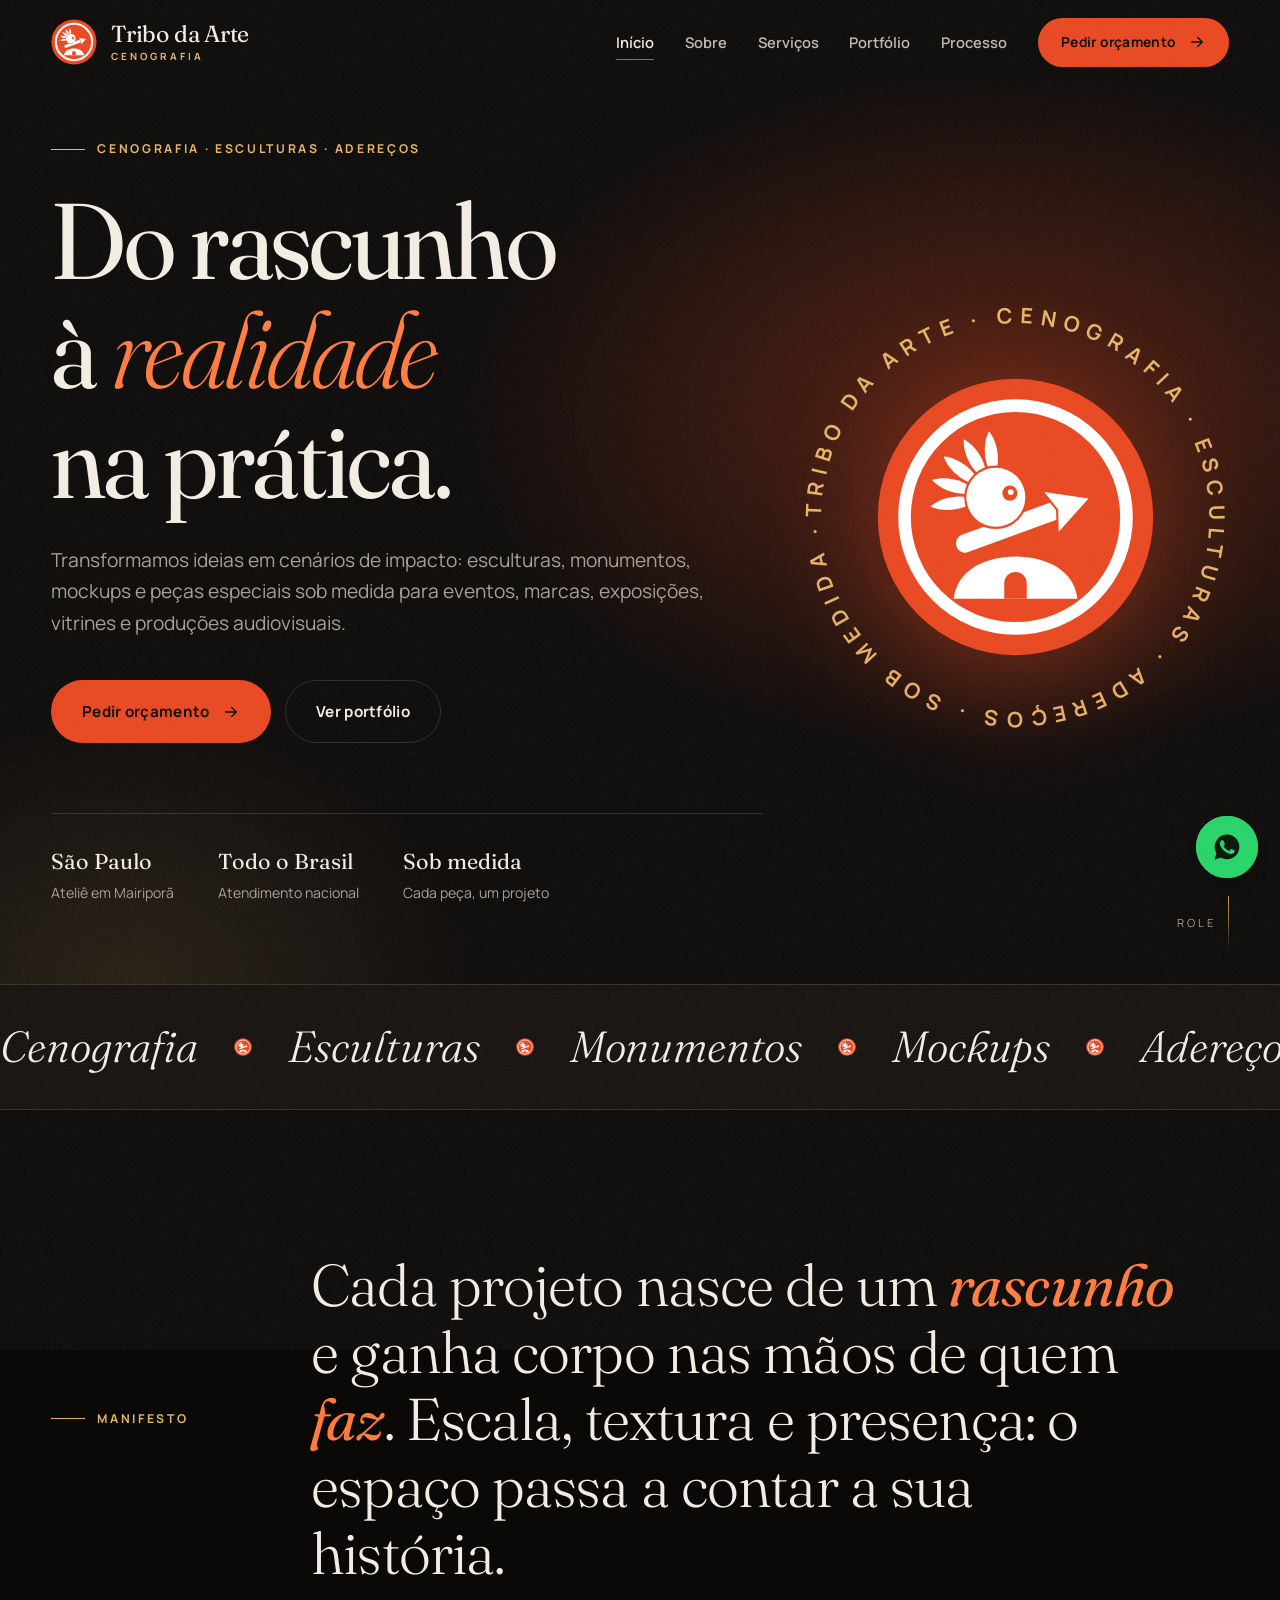
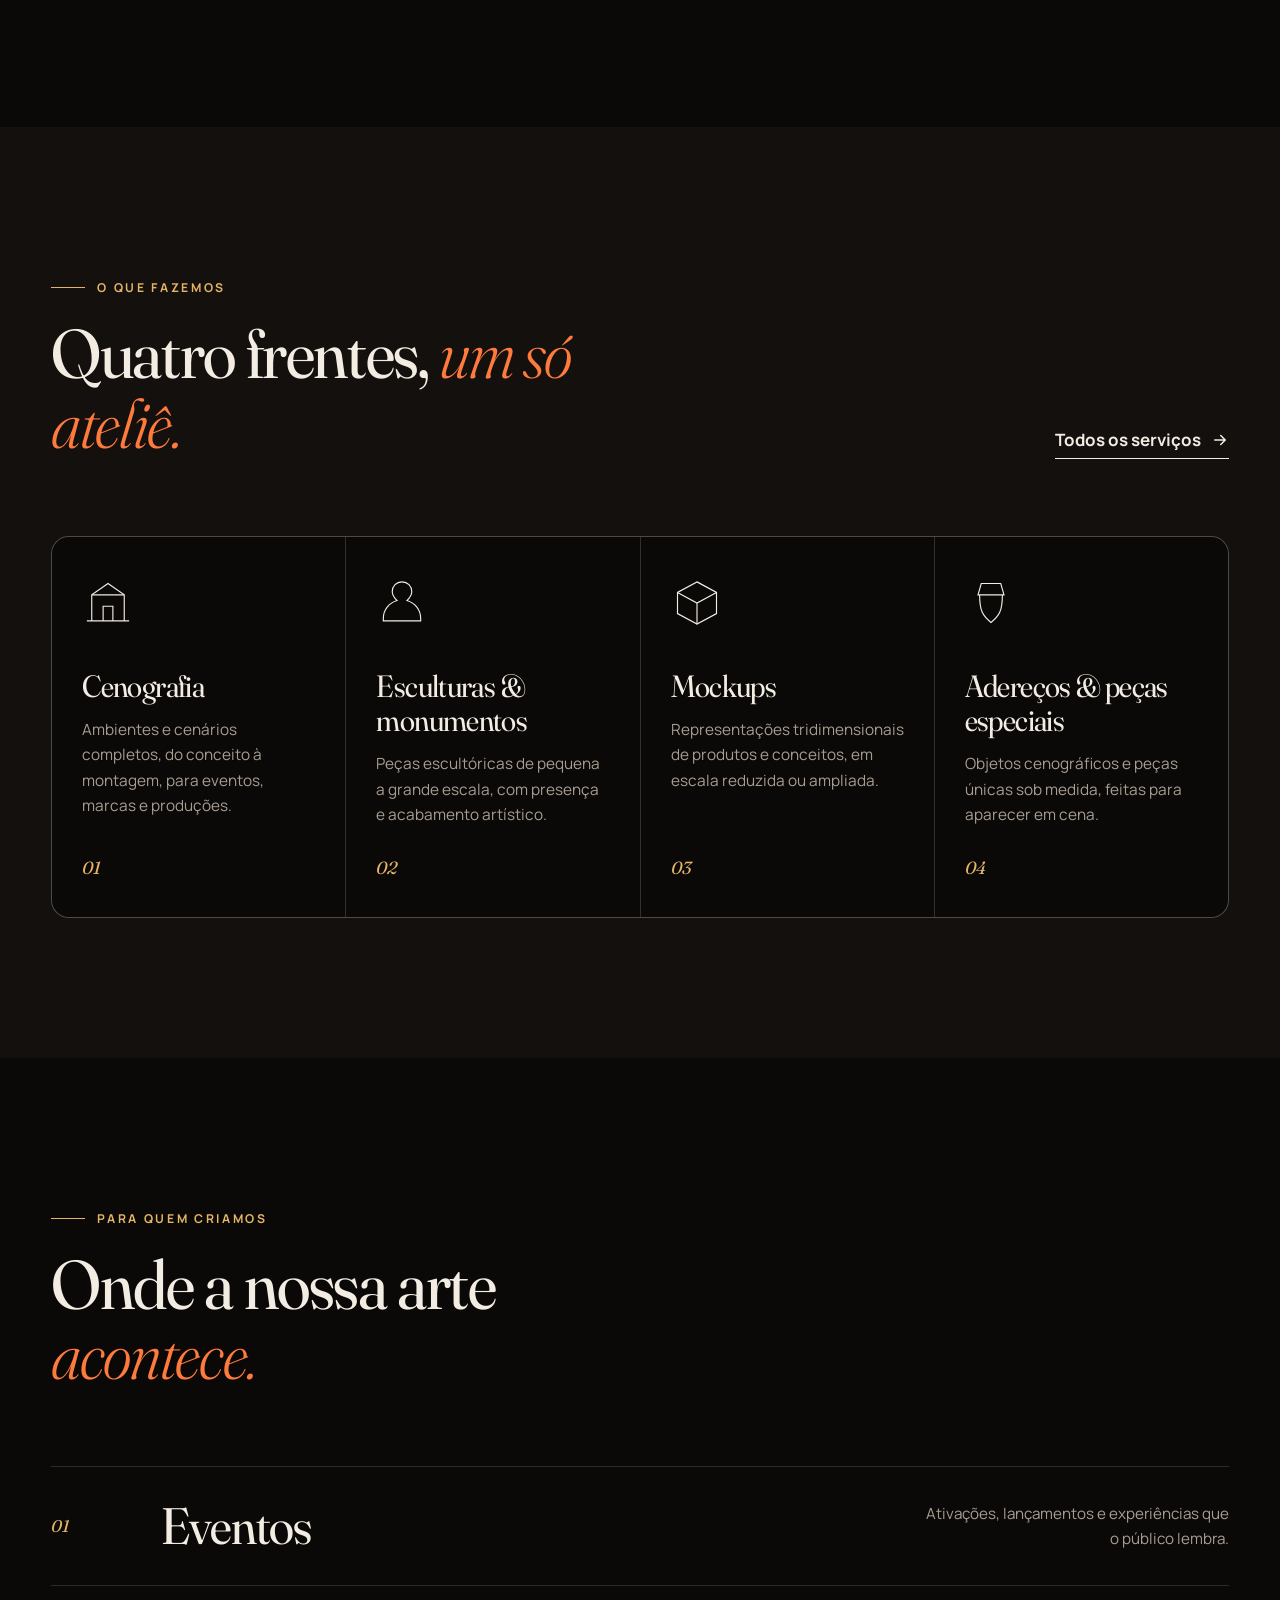
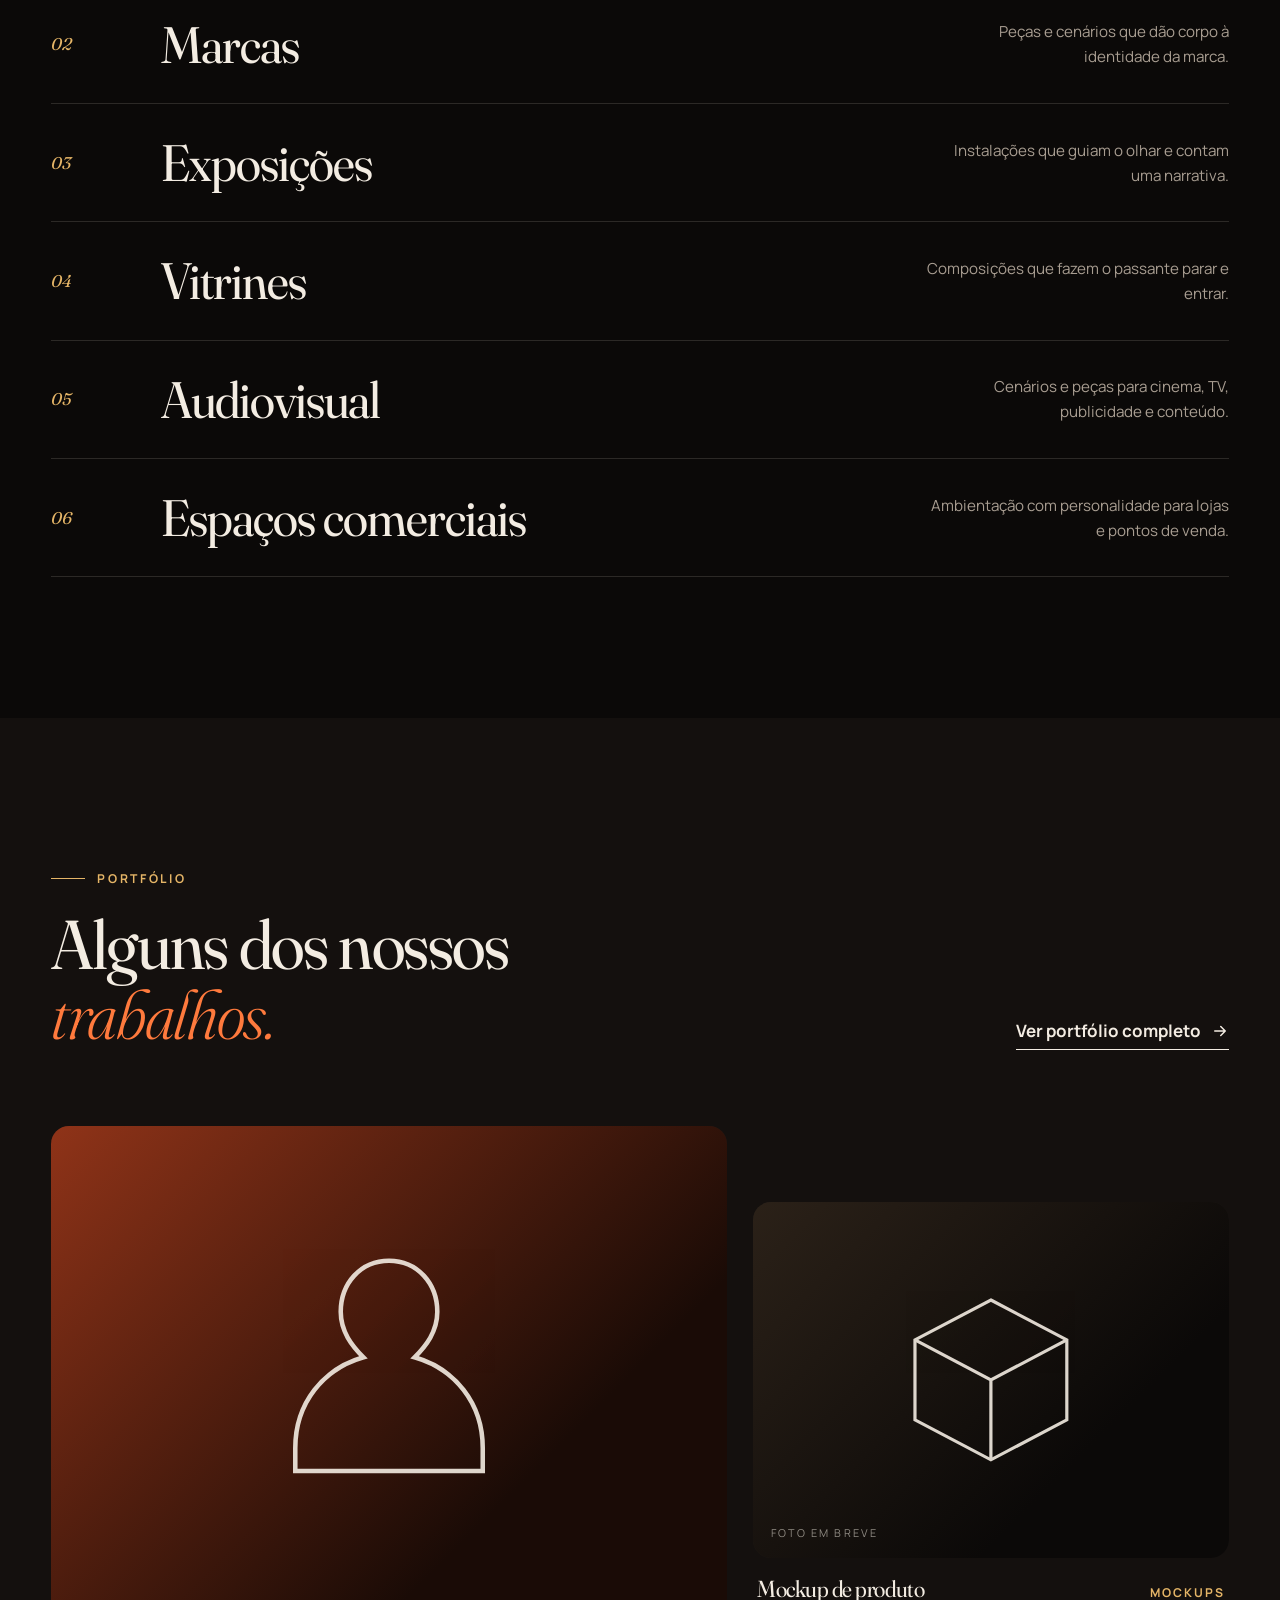
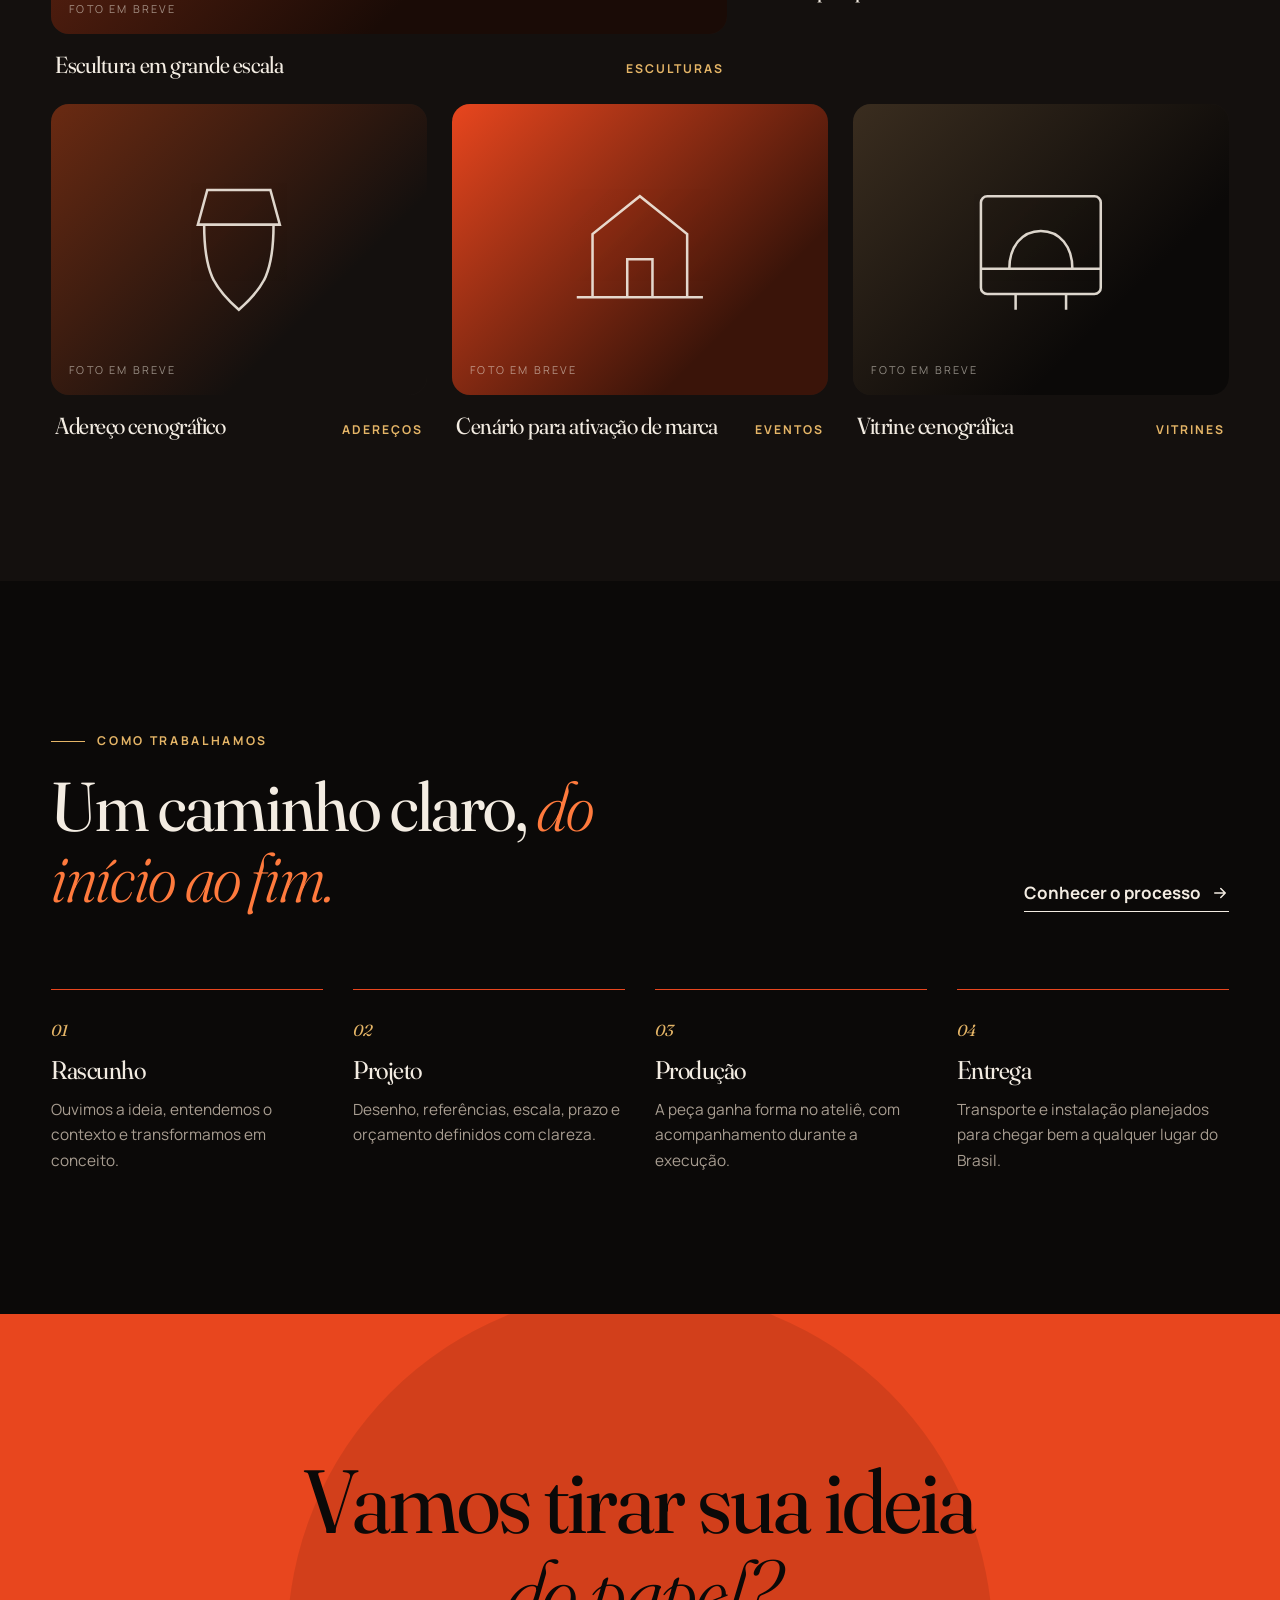
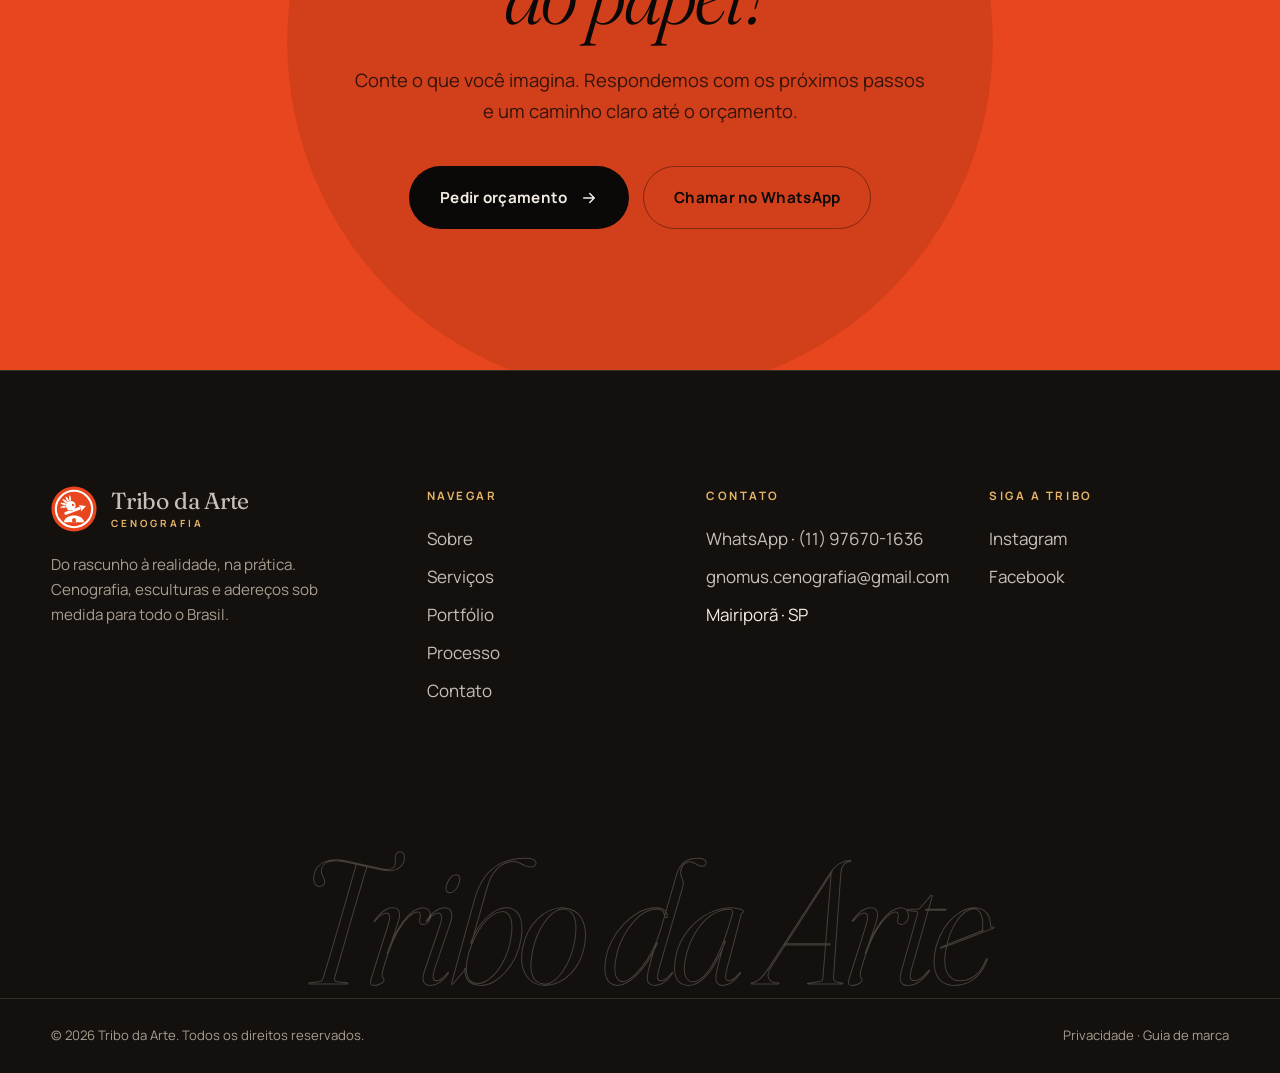
<file: index.html>
<!doctype html>
<html lang="pt-BR">
<head>
<meta charset="utf-8">
<meta name="viewport" content="width=device-width, initial-scale=1">
<title>Tribo da Arte | Cenografia, esculturas e adereços sob medida</title>
<meta name="description" content="Do rascunho à realidade, na prática. Cenografia, esculturas, monumentos, mockups e adereços cenográficos para eventos, marcas, vitrines e produções audiovisuais. Atendemos todo o Brasil.">
<meta name="theme-color" content="#0B0908">

<meta property="og:type" content="website">
<meta property="og:locale" content="pt_BR">
<meta property="og:site_name" content="Tribo da Arte">
<meta property="og:title" content="Tribo da Arte | Cenografia, esculturas e adereços sob medida">
<meta property="og:description" content="Do rascunho à realidade, na prática. Cenografia, esculturas, monumentos, mockups e adereços cenográficos para eventos, marcas, vitrines e produções audiovisuais. Atendemos todo o Brasil.">
<link rel="icon" href="assets/img/logo-mark.svg" type="image/svg+xml">
<link rel="icon" href="assets/img/favicon-32.png" sizes="32x32" type="image/png">
<link rel="apple-touch-icon" href="assets/img/apple-touch-icon.png">
<link rel="manifest" href="site.webmanifest">
<link rel="preconnect" href="https://fonts.googleapis.com">
<link rel="preconnect" href="https://fonts.gstatic.com" crossorigin>
<link href="https://fonts.googleapis.com/css2?family=Fraunces:ital,opsz,wght,SOFT@0,9..144,300..500,0..100;1,9..144,300..500,0..100&family=Manrope:wght@400;500;600;700;800&display=swap" rel="stylesheet">
<link rel="stylesheet" href="assets/css/style.css">
<script>document.documentElement.classList.add("js")</script>
<script type="application/ld+json">
{"@context":"https://schema.org","@type":"LocalBusiness","name":"Tribo da Arte","description":"Cenografia, esculturas, monumentos, mockups e adereços cenográficos sob medida.","image":"assets/img/logo-mark.svg","email":"gnomus.cenografia@gmail.com","telephone":"+5511976701636","address":{"@type":"PostalAddress","streetAddress":"Rua Antonio Bueno de Moraes, 123","addressLocality":"Mairiporã","addressRegion":"SP","postalCode":"07609-210","addressCountry":"BR"},"areaServed":"BR","sameAs":["https://www.instagram.com/tribo.da_arte/","https://www.facebook.com/tribodaarteproducoes/"]}
</script>
</head>
<body>
<a class="skip-link" href="#conteudo">Pular para o conteúdo</a>
<div class="preloader" aria-hidden="true"><img src="assets/img/logo-mark.svg" alt="" width="92" height="92"></div>
<div class="cursor" aria-hidden="true"></div>
<div class="scroll-progress" aria-hidden="true"></div>
<header class="site-header">
  <div class="container header-inner">
    <a class="brand" href="index.html" aria-label="Tribo da Arte — página inicial">
      <img src="assets/img/logo-mark.svg" alt="" width="46" height="46">
      <span class="brand-text"><span class="brand-name">Tribo da Arte</span><span class="brand-sub">Cenografia</span></span>
    </a>
    <button class="menu-toggle" type="button" aria-expanded="false" aria-controls="menu" aria-label="Abrir menu"><span></span><span></span></button>
    <nav class="nav" id="menu" aria-label="Principal">
        <a href="index.html" aria-current="page">Início</a>
        <a href="sobre.html">Sobre</a>
        <a href="servicos.html">Serviços</a>
        <a href="portfolio.html">Portfólio</a>
        <a href="processo.html">Processo</a>
        <a class="btn btn--primary" href="contato.html">Pedir orçamento <svg viewBox="0 0 24 24" fill="none" stroke="currentColor" stroke-width="2" stroke-linecap="round" stroke-linejoin="round" aria-hidden="true"><path d="M5 12h14M13 6l6 6-6 6"/></svg></a>
    </nav>
  </div>
</header>
<main id="conteudo">
<section class="hero">
  <div class="container">
    <div class="hero-grid">
      <div>
        <span class="eyebrow" data-reveal="fade">Cenografia · Esculturas · Adereços</span>
        <h1>
          <span class="line"><span>Do rascunho</span></span>
          <span class="line" data-delay=".12"><span>à <em>realidade</em></span></span>
          <span class="line" data-delay=".24"><span>na prática.</span></span>
        </h1>
        <p class="lead" data-reveal data-delay=".4">Transformamos ideias em cenários de impacto: esculturas, monumentos, mockups e peças especiais sob medida para eventos, marcas, exposições, vitrines e produções audiovisuais.</p>
        <div class="btn-row" data-reveal data-delay=".5">
          <a class="btn btn--primary" href="contato.html">Pedir orçamento <svg viewBox="0 0 24 24" fill="none" stroke="currentColor" stroke-width="2" stroke-linecap="round" stroke-linejoin="round" aria-hidden="true"><path d="M5 12h14M13 6l6 6-6 6"/></svg></a>
          <a class="btn btn--ghost" href="portfolio.html">Ver portfólio</a>
        </div>
        <div class="hero-meta" data-reveal data-delay=".6">
          <div><strong>São Paulo</strong>Ateliê em Mairiporã</div>
          <div><strong>Todo o Brasil</strong>Atendimento nacional</div>
          <div><strong>Sob medida</strong>Cada peça, um projeto</div>
        </div>
      </div>
      <div class="hero-emblem" data-reveal="scale" data-delay=".3">
        <svg class="ring" viewBox="0 0 200 200" aria-hidden="true"><defs><path id="circ" d="M100 100m-91 0a91 91 0 1 1 182 0a91 91 0 1 1-182 0"/></defs><text><textPath href="#circ" startOffset="0" textLength="566" lengthAdjust="spacing">TRIBO DA ARTE · CENOGRAFIA · ESCULTURAS · ADEREÇOS · SOB MEDIDA ·</textPath></text></svg>
        <img class="seal" src="assets/img/logo-mark.svg" alt="Emblema da Tribo da Arte" width="400" height="400">
      </div>
    </div>
  </div>
  <div class="scroll-hint" aria-hidden="true">Role <i></i></div>
</section>

<div class="marquee" aria-hidden="true"><div class="marquee-track">
  <span class="marquee-item">Cenografia</span><span class="marquee-item">Esculturas</span><span class="marquee-item">Monumentos</span><span class="marquee-item">Mockups</span><span class="marquee-item">Adereços</span><span class="marquee-item">Peças especiais</span><span class="marquee-item">Eventos</span><span class="marquee-item">Vitrines</span><span class="marquee-item">Cenografia</span><span class="marquee-item">Esculturas</span><span class="marquee-item">Monumentos</span><span class="marquee-item">Mockups</span><span class="marquee-item">Adereços</span><span class="marquee-item">Peças especiais</span><span class="marquee-item">Eventos</span><span class="marquee-item">Vitrines</span>
</div></div>

<section class="section manifesto">
  <div class="container manifesto-wrap">
    <span class="eyebrow" data-reveal="fade">Manifesto</span>
    <p data-reveal>Cada projeto nasce de um <b>rascunho</b> e ganha corpo nas mãos de quem <b>faz</b>. Escala, textura e presença: o espaço passa a contar a sua história.</p>
  </div>
</section>

<section class="section section--panel">
  <div class="container">
    <div class="section-head">
      <div><span class="eyebrow" data-reveal="fade">O que fazemos</span><h2 data-reveal>Quatro frentes, <em>um só ateliê.</em></h2></div>
      <a class="link-arrow" href="servicos.html" data-reveal>Todos os serviços <svg viewBox="0 0 24 24" fill="none" stroke="currentColor" stroke-width="2" stroke-linecap="round" stroke-linejoin="round" aria-hidden="true"><path d="M5 12h14M13 6l6 6-6 6"/></svg></a>
    </div>
    <div class="svc-grid">
      <article class="svc-card" data-reveal><div><svg class="svc-ico" viewBox="0 0 64 64" aria-hidden="true"><path d="M6 54h52M12 54V22l20-14 20 14v32"/><path d="M26 54V36h12v18M12 22h40"/></svg><h3>Cenografia</h3><p>Ambientes e cenários completos, do conceito à montagem, para eventos, marcas e produções.</p></div><span class="svc-num">01</span></article>
      <article class="svc-card" data-reveal data-delay=".08"><div><svg class="svc-ico" viewBox="0 0 64 64" aria-hidden="true"><path d="M32 6c7 0 12 5 12 12 0 5-3 8-6 11 10 3 17 11 17 22v3H9v-3c0-11 7-19 17-22-3-3-6-6-6-11 0-7 5-12 12-12Z"/></svg><h3>Esculturas &amp; monumentos</h3><p>Peças escultóricas de pequena a grande escala, com presença e acabamento artístico.</p></div><span class="svc-num">02</span></article>
      <article class="svc-card" data-reveal data-delay=".16"><div><svg class="svc-ico" viewBox="0 0 64 64" aria-hidden="true"><path d="M32 6 56 19v26L32 58 8 45V19L32 6Z"/><path d="M8 19l24 13 24-13M32 32v26"/></svg><h3>Mockups</h3><p>Representações tridimensionais de produtos e conceitos, em escala reduzida ou ampliada.</p></div><span class="svc-num">03</span></article>
      <article class="svc-card" data-reveal data-delay=".24"><div><svg class="svc-ico" viewBox="0 0 64 64" aria-hidden="true"><path d="M20 8h24l4 14H16l4-14Z"/><path d="M18 22c0 20 4 26 14 34 10-8 14-14 14-34"/></svg><h3>Adereços &amp; peças especiais</h3><p>Objetos cenográficos e peças únicas sob medida, feitas para aparecer em cena.</p></div><span class="svc-num">04</span></article>
    </div>
  </div>
</section>

<section class="section">
  <div class="container">
    <div class="section-head"><div><span class="eyebrow" data-reveal="fade">Para quem criamos</span><h2 data-reveal>Onde a nossa arte <em>acontece.</em></h2></div></div>
    <div class="seg-list">
      <div class="seg-item" data-reveal><span class="seg-no">01</span><h3>Eventos</h3><p>Ativações, lançamentos e experiências que o público lembra.</p></div>
      <div class="seg-item" data-reveal><span class="seg-no">02</span><h3>Marcas</h3><p>Peças e cenários que dão corpo à identidade da marca.</p></div>
      <div class="seg-item" data-reveal><span class="seg-no">03</span><h3>Exposições</h3><p>Instalações que guiam o olhar e contam uma narrativa.</p></div>
      <div class="seg-item" data-reveal><span class="seg-no">04</span><h3>Vitrines</h3><p>Composições que fazem o passante parar e entrar.</p></div>
      <div class="seg-item" data-reveal><span class="seg-no">05</span><h3>Audiovisual</h3><p>Cenários e peças para cinema, TV, publicidade e conteúdo.</p></div>
      <div class="seg-item" data-reveal><span class="seg-no">06</span><h3>Espaços comerciais</h3><p>Ambientação com personalidade para lojas e pontos de venda.</p></div>
    </div>
  </div>
</section>

<section class="section section--panel">
  <div class="container">
    <div class="section-head">
      <div><span class="eyebrow" data-reveal="fade">Portfólio</span><h2 data-reveal>Alguns dos nossos <em>trabalhos.</em></h2></div>
      <a class="link-arrow" href="portfolio.html" data-reveal>Ver portfólio completo <svg viewBox="0 0 24 24" fill="none" stroke="currentColor" stroke-width="2" stroke-linecap="round" stroke-linejoin="round" aria-hidden="true"><path d="M5 12h14M13 6l6 6-6 6"/></svg></a>
    </div>
    <div class="work-grid" data-works data-limit="5"></div>
  </div>
</section>

<section class="section">
  <div class="container">
    <div class="section-head"><div><span class="eyebrow" data-reveal="fade">Como trabalhamos</span><h2 data-reveal>Um caminho claro, <em>do início ao fim.</em></h2></div>
      <a class="link-arrow" href="processo.html" data-reveal>Conhecer o processo <svg viewBox="0 0 24 24" fill="none" stroke="currentColor" stroke-width="2" stroke-linecap="round" stroke-linejoin="round" aria-hidden="true"><path d="M5 12h14M13 6l6 6-6 6"/></svg></a></div>
    <div class="steps">
      <div class="step"><span class="step-no">01</span><h3>Rascunho</h3><p>Ouvimos a ideia, entendemos o contexto e transformamos em conceito.</p></div>
      <div class="step"><span class="step-no">02</span><h3>Projeto</h3><p>Desenho, referências, escala, prazo e orçamento definidos com clareza.</p></div>
      <div class="step"><span class="step-no">03</span><h3>Produção</h3><p>A peça ganha forma no ateliê, com acompanhamento durante a execução.</p></div>
      <div class="step"><span class="step-no">04</span><h3>Entrega</h3><p>Transporte e instalação planejados para chegar bem a qualquer lugar do Brasil.</p></div>
    </div>
  </div>
</section>

<section class="section cta">
  <div class="container">
    <h2 data-reveal>Vamos tirar sua ideia <em>do papel?</em></h2>
    <p data-reveal data-delay=".1">Conte o que você imagina. Respondemos com os próximos passos e um caminho claro até o orçamento.</p>
    <div class="btn-row" data-reveal data-delay=".2">
      <a class="btn btn--primary" href="contato.html">Pedir orçamento <svg viewBox="0 0 24 24" fill="none" stroke="currentColor" stroke-width="2" stroke-linecap="round" stroke-linejoin="round" aria-hidden="true"><path d="M5 12h14M13 6l6 6-6 6"/></svg></a>
      <a class="btn btn--ghost" href="https://wa.me/5511976701636?text=Ol%C3%A1!%20Gostaria%20de%20falar%20sobre%20um%20projeto." target="_blank" rel="noopener">Chamar no WhatsApp</a>
    </div>
  </div>
</section>
</main>
<footer class="site-footer">
  <div class="container">
    <div class="footer-grid">
      <div class="footer-brand">
        <a class="brand" href="index.html" aria-label="Tribo da Arte"><img src="assets/img/logo-mark.svg" alt="" width="56" height="56"><span class="brand-text"><span class="brand-name">Tribo da Arte</span><span class="brand-sub">Cenografia</span></span></a>
        <p>Do rascunho à realidade, na prática. Cenografia, esculturas e adereços sob medida para todo o Brasil.</p>
      </div>
      <div><h4>Navegar</h4><ul>
        <li><a href="sobre.html">Sobre</a></li><li><a href="servicos.html">Serviços</a></li><li><a href="portfolio.html">Portfólio</a></li><li><a href="processo.html">Processo</a></li><li><a href="contato.html">Contato</a></li></ul></div>
      <div><h4>Contato</h4><ul>
        <li><a href="https://wa.me/5511976701636?text=Ol%C3%A1!%20Vim%20pelo%20site%20da%20Tribo%20da%20Arte." target="_blank" rel="noopener">WhatsApp · (11) 97670-1636</a></li>
        <li><a href="mailto:gnomus.cenografia@gmail.com">gnomus.cenografia@gmail.com</a></li>
        <li>Mairiporã · SP</li></ul></div>
      <div><h4>Siga a tribo</h4><ul>
        <li><a href="https://www.instagram.com/tribo.da_arte/" target="_blank" rel="noopener">Instagram</a></li>
        <li><a href="https://www.facebook.com/tribodaarteproducoes/" target="_blank" rel="noopener">Facebook</a></li></ul></div>
    </div>
  </div>
  <div class="footer-big" aria-hidden="true">Tribo da Arte</div>
  <div class="container footer-bottom">
    <span>© <span data-year>2026</span> Tribo da Arte. Todos os direitos reservados.</span>
    <span><a href="privacidade.html">Privacidade</a> · <a href="marca.html">Guia de marca</a></span>
  </div>
</footer>
<a class="wa-float" href="https://wa.me/5511976701636?text=Ol%C3%A1!%20Vim%20pelo%20site%20da%20Tribo%20da%20Arte%20e%20gostaria%20de%20falar%20sobre%20um%20projeto." target="_blank" rel="noopener" aria-label="Falar no WhatsApp"><svg viewBox="0 0 24 24" aria-hidden="true"><path d="M12.04 2a9.9 9.9 0 0 0-8.5 14.9L2 22l5.25-1.38A9.9 9.9 0 1 0 12.04 2Zm5.8 14.1c-.25.7-1.4 1.34-1.95 1.4-.5.06-1.13.09-1.82-.12-.42-.13-.96-.31-1.65-.6-2.9-1.25-4.8-4.17-4.94-4.36-.14-.19-1.18-1.57-1.18-3s.75-2.13 1.02-2.42c.26-.29.57-.36.76-.36h.55c.18 0 .42-.07.65.5.25.58.84 2.02.91 2.17.07.15.12.32.02.51-.1.2-.15.32-.29.5l-.44.5c-.15.15-.3.31-.13.6.17.3.77 1.27 1.65 2.05 1.13 1 2.09 1.32 2.39 1.47.3.14.47.12.64-.07.18-.2.74-.86.94-1.16.2-.3.4-.25.67-.15.27.1 1.72.81 2.01.96.3.15.49.22.56.34.07.12.07.7-.18 1.4Z"/></svg></a>
<script src="assets/js/projetos.js"></script>
<script src="assets/js/main.js"></script>
</body>
</html>
</file>
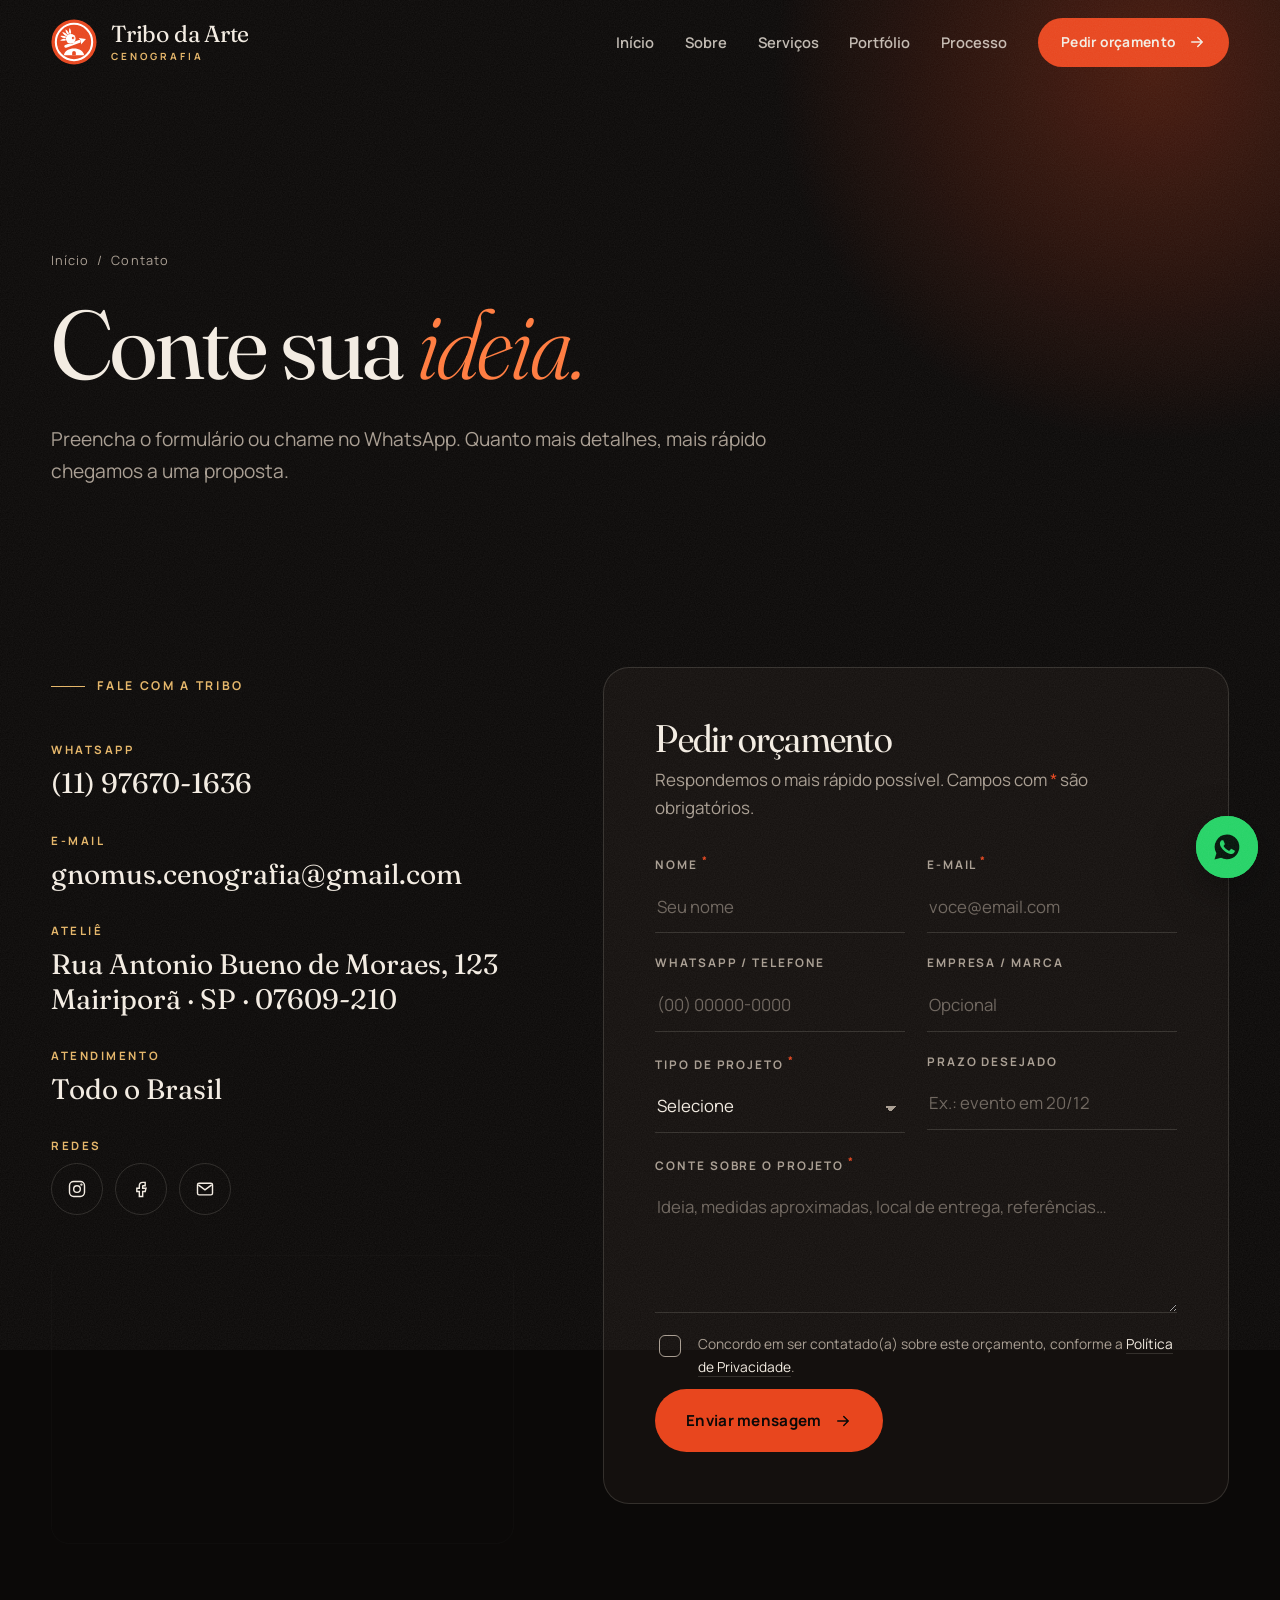
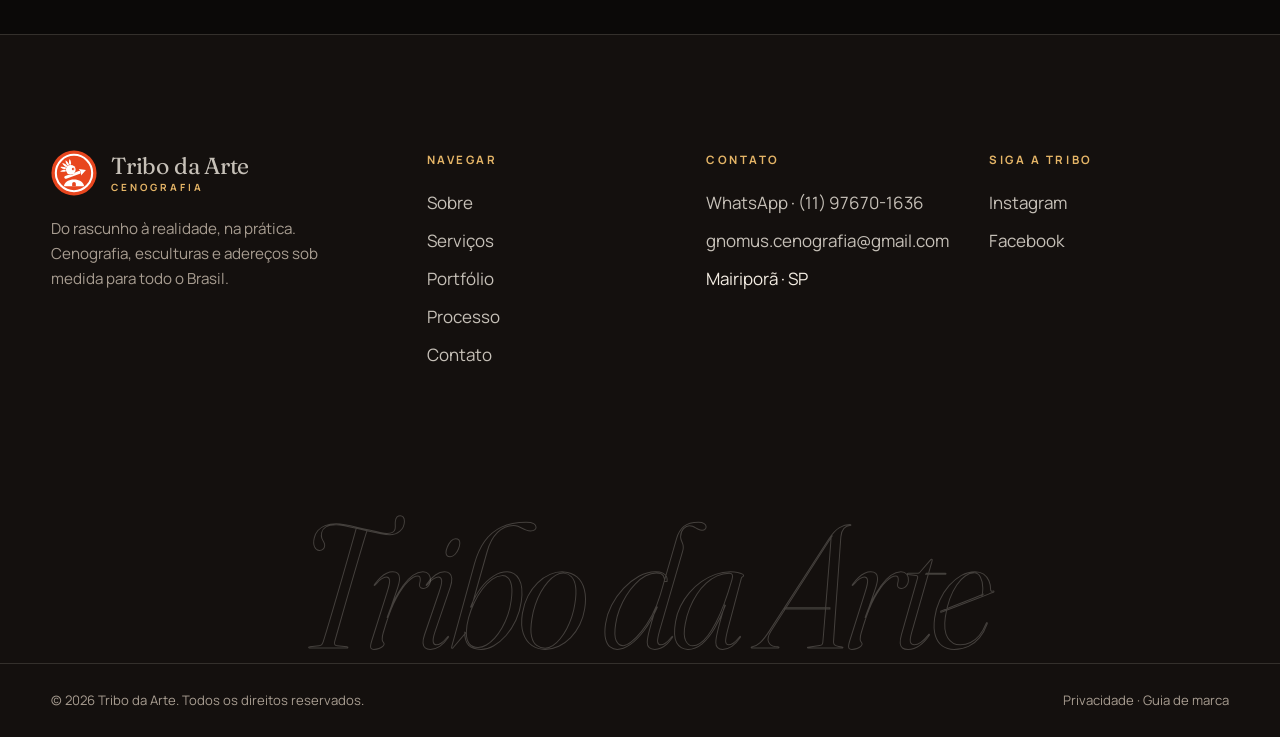
<file: contato.html>
<!doctype html>
<html lang="pt-BR">
<head>
<meta charset="utf-8">
<meta name="viewport" content="width=device-width, initial-scale=1">
<title>Contato e orçamento | Tribo da Arte</title>
<meta name="description" content="Peça seu orçamento de cenografia, esculturas, mockups ou adereços. Fale com a Tribo da Arte pelo formulário, WhatsApp ou e-mail.">
<meta name="theme-color" content="#0B0908">

<meta property="og:type" content="website">
<meta property="og:locale" content="pt_BR">
<meta property="og:site_name" content="Tribo da Arte">
<meta property="og:title" content="Contato e orçamento | Tribo da Arte">
<meta property="og:description" content="Peça seu orçamento de cenografia, esculturas, mockups ou adereços. Fale com a Tribo da Arte pelo formulário, WhatsApp ou e-mail.">
<link rel="icon" href="assets/img/logo-mark.svg" type="image/svg+xml">
<link rel="icon" href="assets/img/favicon-32.png" sizes="32x32" type="image/png">
<link rel="apple-touch-icon" href="assets/img/apple-touch-icon.png">
<link rel="manifest" href="site.webmanifest">
<link rel="preconnect" href="https://fonts.googleapis.com">
<link rel="preconnect" href="https://fonts.gstatic.com" crossorigin>
<link href="https://fonts.googleapis.com/css2?family=Fraunces:ital,opsz,wght,SOFT@0,9..144,300..500,0..100;1,9..144,300..500,0..100&family=Manrope:wght@400;500;600;700;800&display=swap" rel="stylesheet">
<link rel="stylesheet" href="assets/css/style.css">
<script>document.documentElement.classList.add("js")</script>
<script type="application/ld+json">
{"@context":"https://schema.org","@type":"LocalBusiness","name":"Tribo da Arte","description":"Cenografia, esculturas, monumentos, mockups e adereços cenográficos sob medida.","image":"assets/img/logo-mark.svg","email":"gnomus.cenografia@gmail.com","telephone":"+5511976701636","address":{"@type":"PostalAddress","streetAddress":"Rua Antonio Bueno de Moraes, 123","addressLocality":"Mairiporã","addressRegion":"SP","postalCode":"07609-210","addressCountry":"BR"},"areaServed":"BR","sameAs":["https://www.instagram.com/tribo.da_arte/","https://www.facebook.com/tribodaarteproducoes/"]}
</script>
</head>
<body>
<a class="skip-link" href="#conteudo">Pular para o conteúdo</a>
<div class="preloader" aria-hidden="true"><img src="assets/img/logo-mark.svg" alt="" width="92" height="92"></div>
<div class="cursor" aria-hidden="true"></div>
<div class="scroll-progress" aria-hidden="true"></div>
<header class="site-header">
  <div class="container header-inner">
    <a class="brand" href="index.html" aria-label="Tribo da Arte — página inicial">
      <img src="assets/img/logo-mark.svg" alt="" width="46" height="46">
      <span class="brand-text"><span class="brand-name">Tribo da Arte</span><span class="brand-sub">Cenografia</span></span>
    </a>
    <button class="menu-toggle" type="button" aria-expanded="false" aria-controls="menu" aria-label="Abrir menu"><span></span><span></span></button>
    <nav class="nav" id="menu" aria-label="Principal">
        <a href="index.html">Início</a>
        <a href="sobre.html">Sobre</a>
        <a href="servicos.html">Serviços</a>
        <a href="portfolio.html">Portfólio</a>
        <a href="processo.html">Processo</a>
        <a class="btn btn--primary" href="contato.html" aria-current="page">Pedir orçamento <svg viewBox="0 0 24 24" fill="none" stroke="currentColor" stroke-width="2" stroke-linecap="round" stroke-linejoin="round" aria-hidden="true"><path d="M5 12h14M13 6l6 6-6 6"/></svg></a>
    </nav>
  </div>
</header>
<main id="conteudo">
<section class="page-hero">
  <div class="container">
    <p class="crumbs" data-reveal="fade"><a href="index.html">Início</a> &nbsp;/&nbsp; Contato</p>
    <h1><span class="line"><span>Conte sua <em>ideia.</em></span></span></h1>
    <p class="lead" data-reveal data-delay=".2">Preencha o formulário ou chame no WhatsApp. Quanto mais detalhes, mais rápido chegamos a uma proposta.</p>
  </div>
</section>
<section class="section--tight section"><div class="container contact-grid">
  <div>
    <span class="eyebrow" data-reveal="fade">Fale com a tribo</span>
    <dl class="contact-list">
      <div data-reveal><dt>WhatsApp</dt><dd><a href="https://wa.me/5511976701636?text=Ol%C3%A1!%20Vim%20pelo%20site%20da%20Tribo%20da%20Arte." target="_blank" rel="noopener">(11) 97670-1636</a></dd></div>
      <div data-reveal><dt>E-mail</dt><dd><a href="mailto:gnomus.cenografia@gmail.com">gnomus.cenografia@gmail.com</a></dd></div>
      <div data-reveal><dt>Ateliê</dt><dd>Rua Antonio Bueno de Moraes, 123<br>Mairiporã · SP · 07609-210</dd></div>
      <div data-reveal><dt>Atendimento</dt><dd>Todo o Brasil</dd></div>
      <div data-reveal><dt>Redes</dt><dd><div class="socials">
        <a href="https://www.instagram.com/tribo.da_arte/" target="_blank" rel="noopener" aria-label="Instagram"><svg viewBox="0 0 24 24" aria-hidden="true"><rect x="3" y="3" width="18" height="18" rx="5"/><circle cx="12" cy="12" r="4"/><circle cx="17.3" cy="6.7" r=".6"/></svg></a>
        <a href="https://www.facebook.com/tribodaarteproducoes/" target="_blank" rel="noopener" aria-label="Facebook"><svg viewBox="0 0 24 24" aria-hidden="true"><path d="M14 8h3V4h-3a4 4 0 0 0-4 4v3H7v4h3v6h4v-6h3l1-4h-4V8.5c0-.3.2-.5.5-.5Z"/></svg></a>
        <a href="mailto:gnomus.cenografia@gmail.com" aria-label="E-mail"><svg viewBox="0 0 24 24" aria-hidden="true"><rect x="3" y="5" width="18" height="14" rx="2"/><path d="m4 7 8 6 8-6"/></svg></a></div></dd></div>
    </dl>
    <div class="map" data-reveal><iframe title="Localização do ateliê em Mairiporã" src="https://www.google.com/maps?q=Rua+Antonio+Bueno+de+Moraes+123+Mairipor%C3%A3+SP+07609-210&output=embed" loading="lazy" referrerpolicy="no-referrer-when-downgrade"></iframe></div>
  </div>
  <div class="form-card" data-reveal>
    <h2>Pedir orçamento</h2>
    <p>Respondemos o mais rápido possível. Campos com <span style="color:var(--urucum)">*</span> são obrigatórios.</p>
    <form id="contact-form" novalidate>
      <div class="form-grid">
        <div class="field"><label for="nome">Nome <sup>*</sup></label><input id="nome" name="nome" type="text" autocomplete="name" required placeholder="Seu nome"></div>
        <div class="field"><label for="email">E-mail <sup>*</sup></label><input id="email" name="email" type="email" autocomplete="email" required placeholder="voce@email.com"></div>
        <div class="field"><label for="telefone">WhatsApp / telefone</label><input id="telefone" name="telefone" type="tel" autocomplete="tel" placeholder="(00) 00000-0000"></div>
        <div class="field"><label for="empresa">Empresa / marca</label><input id="empresa" name="empresa" type="text" autocomplete="organization" placeholder="Opcional"></div>
        <div class="field"><label for="tipo">Tipo de projeto <sup>*</sup></label>
          <select id="tipo" name="tipo" required><option value="" disabled selected>Selecione</option><option>Cenografia</option><option>Escultura / monumento</option><option>Mockup</option><option>Adereços / peças especiais</option><option>Vitrine / espaço comercial</option><option>Audiovisual</option><option>Outro</option></select></div>
        <div class="field"><label for="prazo">Prazo desejado</label><input id="prazo" name="prazo" type="text" placeholder="Ex.: evento em 20/12"></div>
        <div class="field field--full"><label for="mensagem">Conte sobre o projeto <sup>*</sup></label><textarea id="mensagem" name="mensagem" required minlength="10" placeholder="Ideia, medidas aproximadas, local de entrega, referências…"></textarea></div>
        <input class="hp" type="checkbox" name="botcheck" tabindex="-1" autocomplete="off" aria-hidden="true">
        <label class="consent field--full"><input type="checkbox" name="consentimento" required><span>Concordo em ser contatado(a) sobre este orçamento, conforme a <a href="privacidade.html">Política de Privacidade</a>.</span></label>
      </div>
      <div class="form-actions"><button class="btn btn--primary" type="submit">Enviar mensagem <svg viewBox="0 0 24 24" fill="none" stroke="currentColor" stroke-width="2" stroke-linecap="round" stroke-linejoin="round" aria-hidden="true"><path d="M5 12h14M13 6l6 6-6 6"/></svg></button><span class="form-status" role="status" aria-live="polite"></span></div>
    </form>
  </div>
</div></section>
</main>
<footer class="site-footer">
  <div class="container">
    <div class="footer-grid">
      <div class="footer-brand">
        <a class="brand" href="index.html" aria-label="Tribo da Arte"><img src="assets/img/logo-mark.svg" alt="" width="56" height="56"><span class="brand-text"><span class="brand-name">Tribo da Arte</span><span class="brand-sub">Cenografia</span></span></a>
        <p>Do rascunho à realidade, na prática. Cenografia, esculturas e adereços sob medida para todo o Brasil.</p>
      </div>
      <div><h4>Navegar</h4><ul>
        <li><a href="sobre.html">Sobre</a></li><li><a href="servicos.html">Serviços</a></li><li><a href="portfolio.html">Portfólio</a></li><li><a href="processo.html">Processo</a></li><li><a href="contato.html">Contato</a></li></ul></div>
      <div><h4>Contato</h4><ul>
        <li><a href="https://wa.me/5511976701636?text=Ol%C3%A1!%20Vim%20pelo%20site%20da%20Tribo%20da%20Arte." target="_blank" rel="noopener">WhatsApp · (11) 97670-1636</a></li>
        <li><a href="mailto:gnomus.cenografia@gmail.com">gnomus.cenografia@gmail.com</a></li>
        <li>Mairiporã · SP</li></ul></div>
      <div><h4>Siga a tribo</h4><ul>
        <li><a href="https://www.instagram.com/tribo.da_arte/" target="_blank" rel="noopener">Instagram</a></li>
        <li><a href="https://www.facebook.com/tribodaarteproducoes/" target="_blank" rel="noopener">Facebook</a></li></ul></div>
    </div>
  </div>
  <div class="footer-big" aria-hidden="true">Tribo da Arte</div>
  <div class="container footer-bottom">
    <span>© <span data-year>2026</span> Tribo da Arte. Todos os direitos reservados.</span>
    <span><a href="privacidade.html">Privacidade</a> · <a href="marca.html">Guia de marca</a></span>
  </div>
</footer>
<a class="wa-float" href="https://wa.me/5511976701636?text=Ol%C3%A1!%20Vim%20pelo%20site%20da%20Tribo%20da%20Arte%20e%20gostaria%20de%20falar%20sobre%20um%20projeto." target="_blank" rel="noopener" aria-label="Falar no WhatsApp"><svg viewBox="0 0 24 24" aria-hidden="true"><path d="M12.04 2a9.9 9.9 0 0 0-8.5 14.9L2 22l5.25-1.38A9.9 9.9 0 1 0 12.04 2Zm5.8 14.1c-.25.7-1.4 1.34-1.95 1.4-.5.06-1.13.09-1.82-.12-.42-.13-.96-.31-1.65-.6-2.9-1.25-4.8-4.17-4.94-4.36-.14-.19-1.18-1.57-1.18-3s.75-2.13 1.02-2.42c.26-.29.57-.36.76-.36h.55c.18 0 .42-.07.65.5.25.58.84 2.02.91 2.17.07.15.12.32.02.51-.1.2-.15.32-.29.5l-.44.5c-.15.15-.3.31-.13.6.17.3.77 1.27 1.65 2.05 1.13 1 2.09 1.32 2.39 1.47.3.14.47.12.64-.07.18-.2.74-.86.94-1.16.2-.3.4-.25.67-.15.27.1 1.72.81 2.01.96.3.15.49.22.56.34.07.12.07.7-.18 1.4Z"/></svg></a>
<script src="assets/js/projetos.js"></script>
<script src="assets/js/main.js"></script>
</body>
</html>
</file>
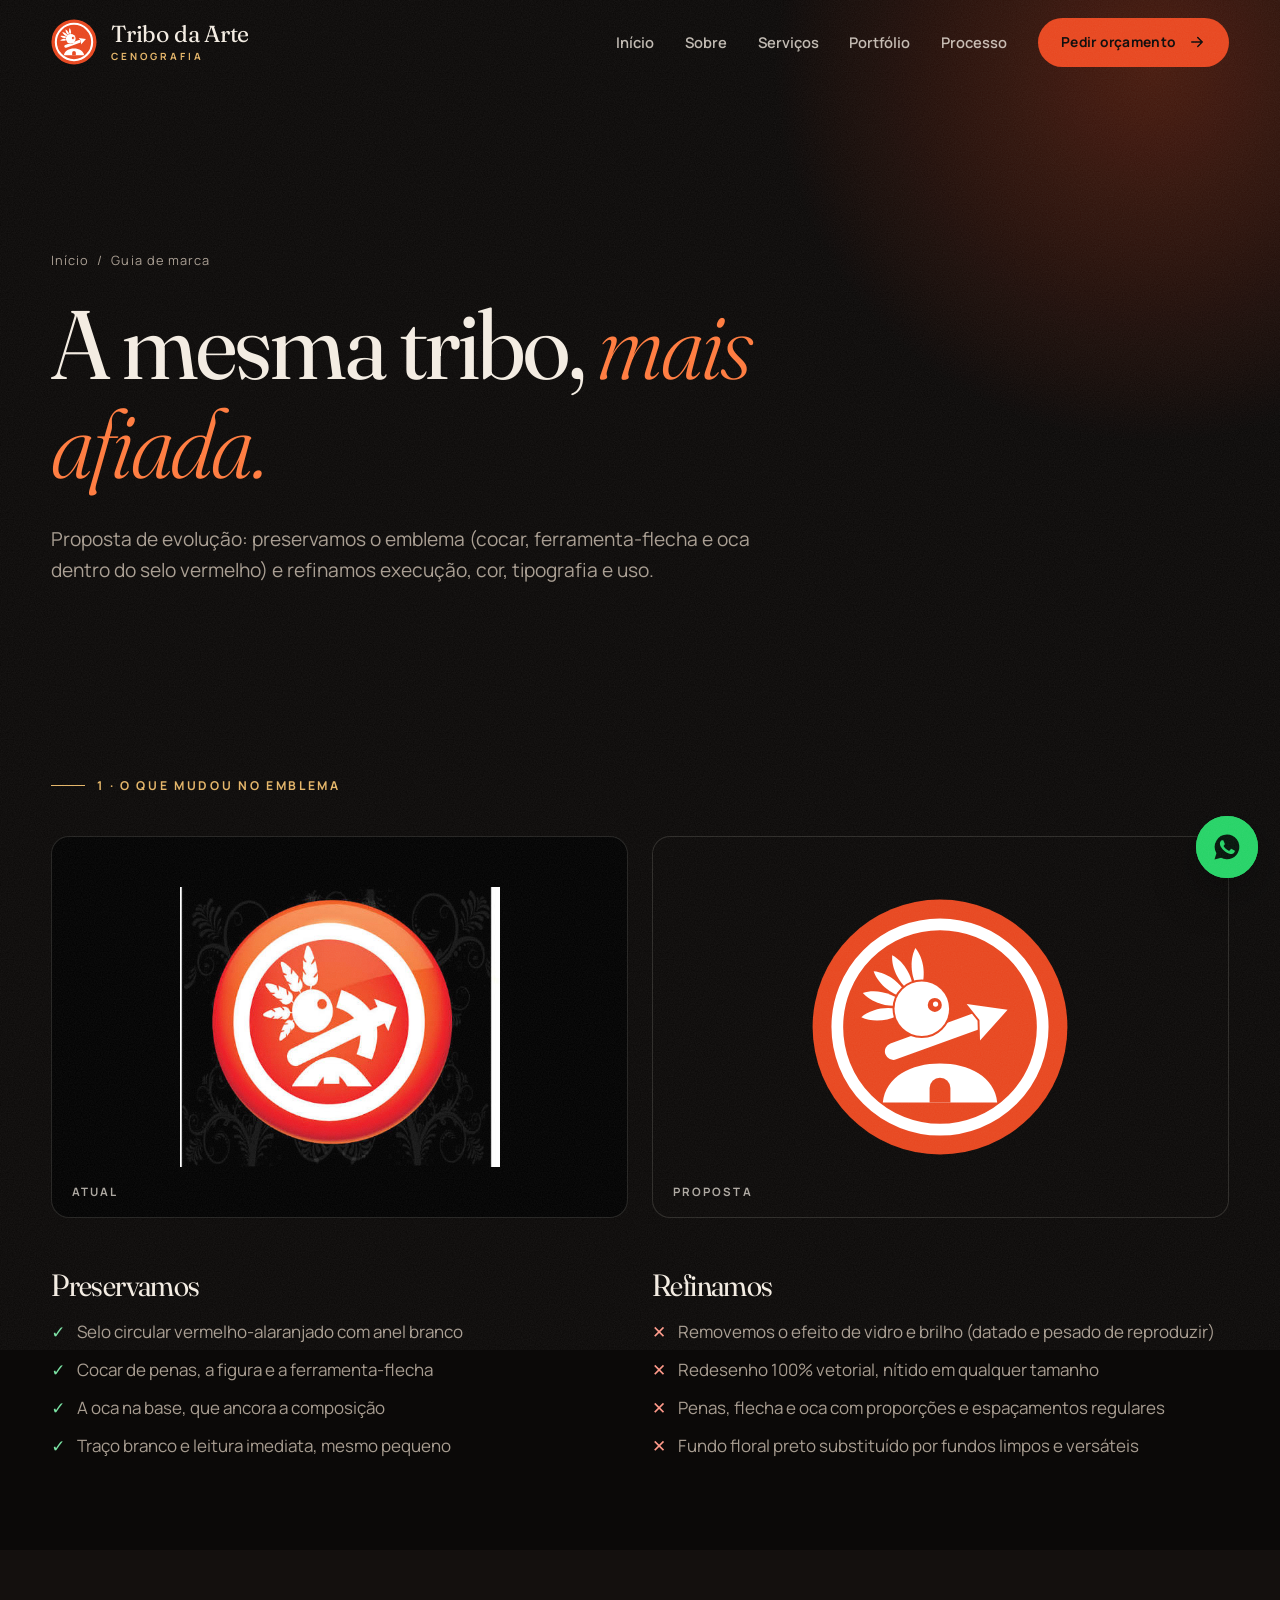
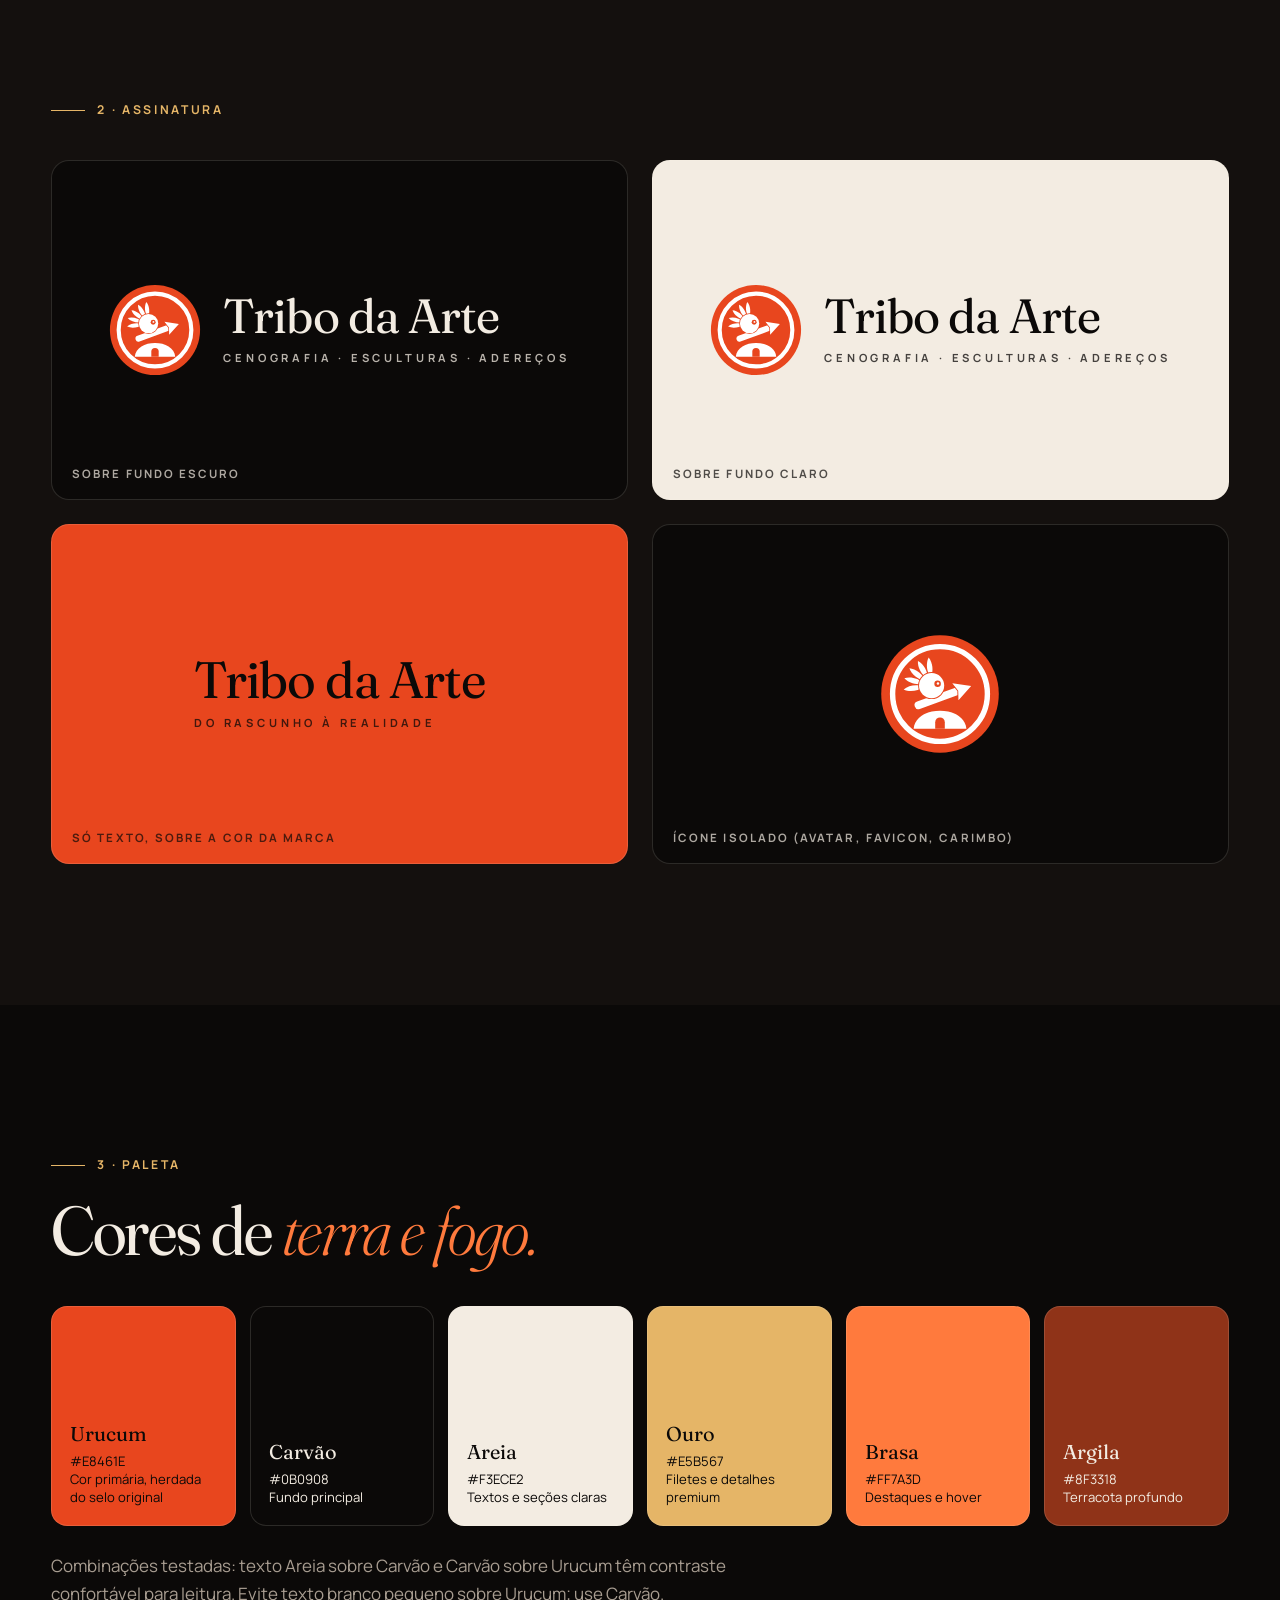
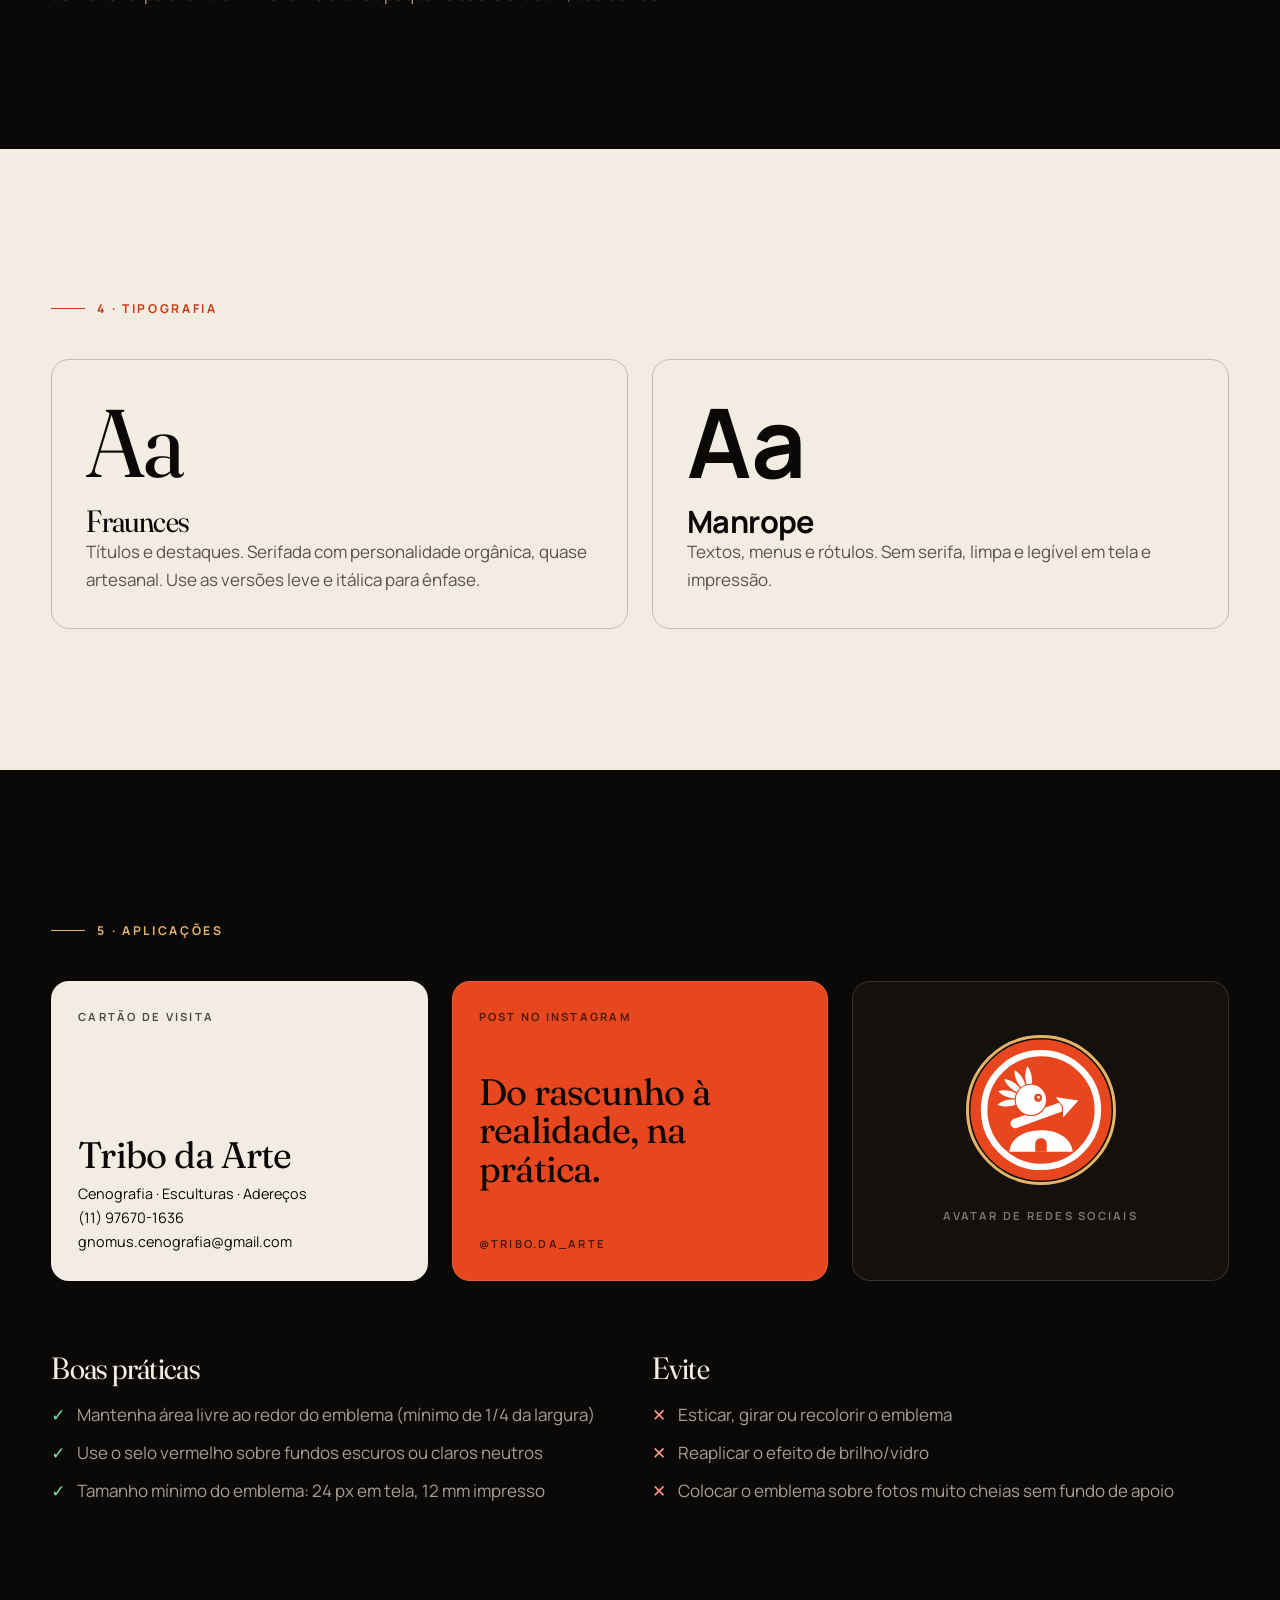
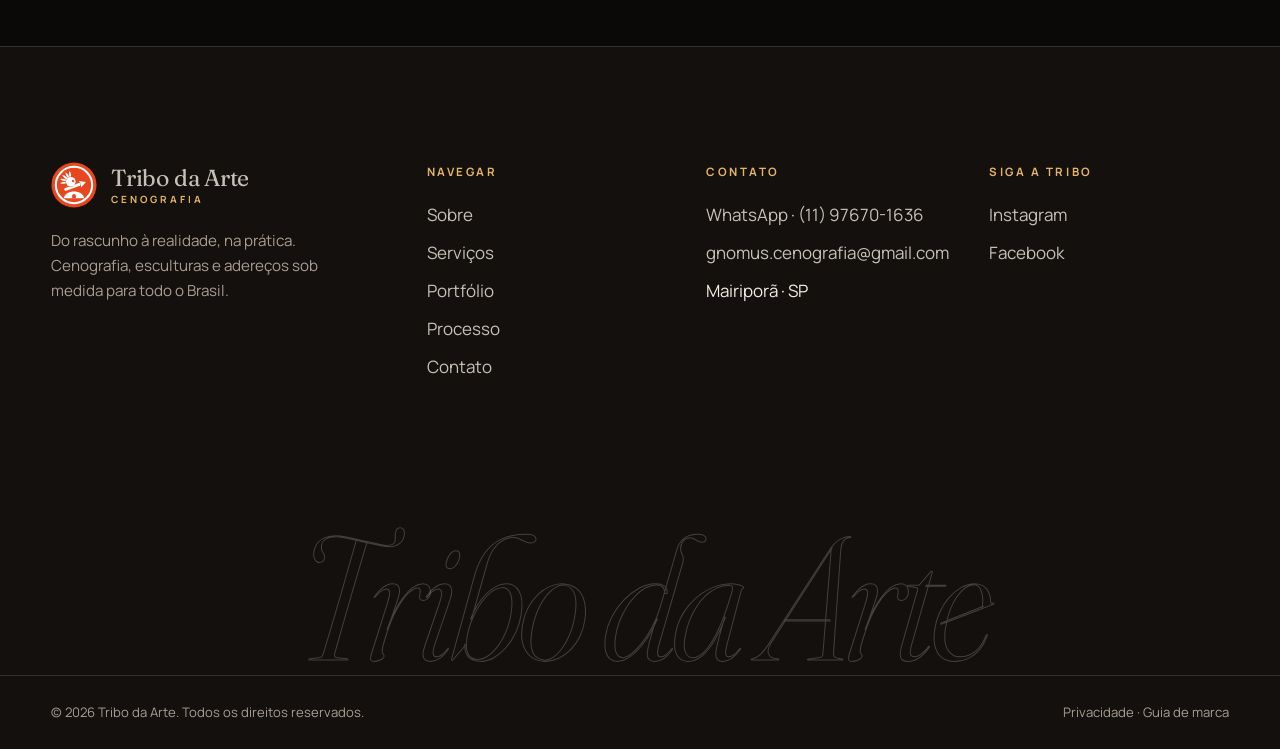
<file: marca.html>
<!doctype html>
<html lang="pt-BR">
<head>
<meta charset="utf-8">
<meta name="viewport" content="width=device-width, initial-scale=1">
<title>Guia de marca — evolução | Tribo da Arte</title>
<meta name="description" content="Proposta de rebranding da Tribo da Arte: o emblema original, redesenhado, com nova paleta, tipografia e diretrizes de uso.">
<meta name="theme-color" content="#0B0908">
<meta name="robots" content="noindex, nofollow">
<meta property="og:type" content="website">
<meta property="og:locale" content="pt_BR">
<meta property="og:site_name" content="Tribo da Arte">
<meta property="og:title" content="Guia de marca — evolução | Tribo da Arte">
<meta property="og:description" content="Proposta de rebranding da Tribo da Arte: o emblema original, redesenhado, com nova paleta, tipografia e diretrizes de uso.">
<link rel="icon" href="assets/img/logo-mark.svg" type="image/svg+xml">
<link rel="icon" href="assets/img/favicon-32.png" sizes="32x32" type="image/png">
<link rel="apple-touch-icon" href="assets/img/apple-touch-icon.png">
<link rel="manifest" href="site.webmanifest">
<link rel="preconnect" href="https://fonts.googleapis.com">
<link rel="preconnect" href="https://fonts.gstatic.com" crossorigin>
<link href="https://fonts.googleapis.com/css2?family=Fraunces:ital,opsz,wght,SOFT@0,9..144,300..500,0..100;1,9..144,300..500,0..100&family=Manrope:wght@400;500;600;700;800&display=swap" rel="stylesheet">
<link rel="stylesheet" href="assets/css/style.css">
<script>document.documentElement.classList.add("js")</script>
<script type="application/ld+json">
{"@context":"https://schema.org","@type":"LocalBusiness","name":"Tribo da Arte","description":"Cenografia, esculturas, monumentos, mockups e adereços cenográficos sob medida.","image":"assets/img/logo-mark.svg","email":"gnomus.cenografia@gmail.com","telephone":"+5511976701636","address":{"@type":"PostalAddress","streetAddress":"Rua Antonio Bueno de Moraes, 123","addressLocality":"Mairiporã","addressRegion":"SP","postalCode":"07609-210","addressCountry":"BR"},"areaServed":"BR","sameAs":["https://www.instagram.com/tribo.da_arte/","https://www.facebook.com/tribodaarteproducoes/"]}
</script>
</head>
<body>
<a class="skip-link" href="#conteudo">Pular para o conteúdo</a>
<div class="preloader" aria-hidden="true"><img src="assets/img/logo-mark.svg" alt="" width="92" height="92"></div>
<div class="cursor" aria-hidden="true"></div>
<div class="scroll-progress" aria-hidden="true"></div>
<header class="site-header">
  <div class="container header-inner">
    <a class="brand" href="index.html" aria-label="Tribo da Arte — página inicial">
      <img src="assets/img/logo-mark.svg" alt="" width="46" height="46">
      <span class="brand-text"><span class="brand-name">Tribo da Arte</span><span class="brand-sub">Cenografia</span></span>
    </a>
    <button class="menu-toggle" type="button" aria-expanded="false" aria-controls="menu" aria-label="Abrir menu"><span></span><span></span></button>
    <nav class="nav" id="menu" aria-label="Principal">
        <a href="index.html">Início</a>
        <a href="sobre.html">Sobre</a>
        <a href="servicos.html">Serviços</a>
        <a href="portfolio.html">Portfólio</a>
        <a href="processo.html">Processo</a>
        <a class="btn btn--primary" href="contato.html">Pedir orçamento <svg viewBox="0 0 24 24" fill="none" stroke="currentColor" stroke-width="2" stroke-linecap="round" stroke-linejoin="round" aria-hidden="true"><path d="M5 12h14M13 6l6 6-6 6"/></svg></a>
    </nav>
  </div>
</header>
<main id="conteudo">
<section class="page-hero">
  <div class="container">
    <p class="crumbs" data-reveal="fade"><a href="index.html">Início</a> &nbsp;/&nbsp; Guia de marca</p>
    <h1><span class="line"><span>A mesma tribo, <em>mais afiada.</em></span></span></h1>
    <p class="lead" data-reveal data-delay=".2">Proposta de evolução: preservamos o emblema (cocar, ferramenta-flecha e oca dentro do selo vermelho) e refinamos execução, cor, tipografia e uso.</p>
  </div>
</section>

<section class="section--tight section"><div class="container">
  <span class="eyebrow" data-reveal="fade">1 · O que mudou no emblema</span>
  <div class="bg-grid" style="margin-top:40px">
    <div class="bg-card bg-card--orig" data-reveal><img src="assets/img/logo-original.jpg" alt="Logo atual com selo brilhante e fundo floral"><span class="cap" style="color:#F3ECE2">Atual</span></div>
    <div class="bg-card bg-card--new" data-reveal data-delay=".1"><img src="assets/img/logo-mark.svg" alt="Emblema redesenhado em vetor, chapado"><span class="cap">Proposta</span></div>
  </div>
  <div class="do-dont" style="margin-top:50px">
    <div class="do" data-reveal><h3>Preservamos</h3><ul><li>Selo circular vermelho-alaranjado com anel branco</li><li>Cocar de penas, a figura e a ferramenta-flecha</li><li>A oca na base, que ancora a composição</li><li>Traço branco e leitura imediata, mesmo pequeno</li></ul></div>
    <div class="dont" data-reveal data-delay=".1"><h3>Refinamos</h3><ul><li>Removemos o efeito de vidro e brilho (datado e pesado de reproduzir)</li><li>Redesenho 100% vetorial, nítido em qualquer tamanho</li><li>Penas, flecha e oca com proporções e espaçamentos regulares</li><li>Fundo floral preto substituído por fundos limpos e versáteis</li></ul></div>
  </div>
</div></section>

<section class="section section--panel"><div class="container">
  <span class="eyebrow" data-reveal="fade">2 · Assinatura</span>
  <div class="bg-grid" style="margin-top:40px">
    <div class="bg-card bg-card--new" data-reveal><div class="lockup"><img src="assets/img/logo-mark.svg" alt=""><div><div class="lk-name">Tribo da Arte</div><div class="lk-sub">Cenografia · Esculturas · Adereços</div></div></div><span class="cap">Sobre fundo escuro</span></div>
    <div class="bg-card bg-card--light" data-reveal data-delay=".1"><div class="lockup"><img src="assets/img/logo-mark.svg" alt=""><div><div class="lk-name">Tribo da Arte</div><div class="lk-sub">Cenografia · Esculturas · Adereços</div></div></div><span class="cap">Sobre fundo claro</span></div>
    <div class="bg-card bg-card--red" data-reveal><div class="lockup"><div><div class="lk-name" style="font-size:3.2rem">Tribo da Arte</div><div class="lk-sub">Do rascunho à realidade</div></div></div><span class="cap">Só texto, sobre a cor da marca</span></div>
    <div class="bg-card bg-card--new" data-reveal data-delay=".1"><img src="assets/img/logo-mark.svg" alt="" style="width:120px"><span class="cap">Ícone isolado (avatar, favicon, carimbo)</span></div>
  </div>
</div></section>

<section class="section"><div class="container">
  <span class="eyebrow" data-reveal="fade">3 · Paleta</span>
  <h2 data-reveal style="margin:20px 0 40px;max-width:16ch">Cores de <em>terra e fogo.</em></h2>
  <div class="swatches" data-reveal>
    <div class="swatch" style="background:#E8461E;color:#0B0908"><b>Urucum</b>#E8461E<br>Cor primária, herdada do selo original</div>
    <div class="swatch" style="background:#0B0908;color:#F3ECE2"><b>Carvão</b>#0B0908<br>Fundo principal</div>
    <div class="swatch" style="background:#F3ECE2;color:#0B0908"><b>Areia</b>#F3ECE2<br>Textos e seções claras</div>
    <div class="swatch" style="background:#E5B567;color:#0B0908"><b>Ouro</b>#E5B567<br>Filetes e detalhes premium</div>
    <div class="swatch" style="background:#FF7A3D;color:#0B0908"><b>Brasa</b>#FF7A3D<br>Destaques e hover</div>
    <div class="swatch" style="background:#8F3318;color:#F3ECE2"><b>Argila</b>#8F3318<br>Terracota profundo</div>
  </div>
  <p class="muted" style="margin-top:26px;max-width:70ch">Combinações testadas: texto Areia sobre Carvão e Carvão sobre Urucum têm contraste confortável para leitura. Evite texto branco pequeno sobre Urucum; use Carvão.</p>
</div></section>

<section class="section section--light"><div class="container">
  <span class="eyebrow" data-reveal="fade">4 · Tipografia</span>
  <div class="type-spec" style="margin-top:40px">
    <div class="type-card" data-reveal><div class="aa display">Aa</div><h3>Fraunces</h3><p class="muted">Títulos e destaques. Serifada com personalidade orgânica, quase artesanal. Use as versões leve e itálica para ênfase.</p></div>
    <div class="type-card" data-reveal data-delay=".1"><div class="aa" style="font-family:var(--font-body);font-weight:700">Aa</div><h3 style="font-family:var(--font-body);font-weight:700">Manrope</h3><p class="muted">Textos, menus e rótulos. Sem serifa, limpa e legível em tela e impressão.</p></div>
  </div>
</div></section>

<section class="section"><div class="container">
  <span class="eyebrow" data-reveal="fade">5 · Aplicações</span>
  <div class="mock-row" style="margin-top:40px">
    <div class="mock mock--card" data-reveal><span class="tiny">Cartão de visita</span><div><div class="big">Tribo da Arte</div><p style="margin-top:8px;font-size:.9rem">Cenografia · Esculturas · Adereços<br>(11) 97670-1636<br>gnomus.cenografia@gmail.com</p></div></div>
    <div class="mock mock--post" data-reveal data-delay=".1"><span class="tiny">Post no Instagram</span><div class="big">Do rascunho à realidade, na prática.</div><span class="tiny">@tribo.da_arte</span></div>
    <div class="mock mock--avatar" data-reveal data-delay=".2"><div class="av"><img src="assets/img/logo-mark.svg" alt=""></div><span class="tiny" style="color:var(--muted)">Avatar de redes sociais</span></div>
  </div>
  <div class="do-dont" style="margin-top:70px">
    <div class="do" data-reveal><h3>Boas práticas</h3><ul><li>Mantenha área livre ao redor do emblema (mínimo de 1/4 da largura)</li><li>Use o selo vermelho sobre fundos escuros ou claros neutros</li><li>Tamanho mínimo do emblema: 24 px em tela, 12 mm impresso</li></ul></div>
    <div class="dont" data-reveal data-delay=".1"><h3>Evite</h3><ul><li>Esticar, girar ou recolorir o emblema</li><li>Reaplicar o efeito de brilho/vidro</li><li>Colocar o emblema sobre fotos muito cheias sem fundo de apoio</li></ul></div>
  </div>
</div></section>
</main>
<footer class="site-footer">
  <div class="container">
    <div class="footer-grid">
      <div class="footer-brand">
        <a class="brand" href="index.html" aria-label="Tribo da Arte"><img src="assets/img/logo-mark.svg" alt="" width="56" height="56"><span class="brand-text"><span class="brand-name">Tribo da Arte</span><span class="brand-sub">Cenografia</span></span></a>
        <p>Do rascunho à realidade, na prática. Cenografia, esculturas e adereços sob medida para todo o Brasil.</p>
      </div>
      <div><h4>Navegar</h4><ul>
        <li><a href="sobre.html">Sobre</a></li><li><a href="servicos.html">Serviços</a></li><li><a href="portfolio.html">Portfólio</a></li><li><a href="processo.html">Processo</a></li><li><a href="contato.html">Contato</a></li></ul></div>
      <div><h4>Contato</h4><ul>
        <li><a href="https://wa.me/5511976701636?text=Ol%C3%A1!%20Vim%20pelo%20site%20da%20Tribo%20da%20Arte." target="_blank" rel="noopener">WhatsApp · (11) 97670-1636</a></li>
        <li><a href="mailto:gnomus.cenografia@gmail.com">gnomus.cenografia@gmail.com</a></li>
        <li>Mairiporã · SP</li></ul></div>
      <div><h4>Siga a tribo</h4><ul>
        <li><a href="https://www.instagram.com/tribo.da_arte/" target="_blank" rel="noopener">Instagram</a></li>
        <li><a href="https://www.facebook.com/tribodaarteproducoes/" target="_blank" rel="noopener">Facebook</a></li></ul></div>
    </div>
  </div>
  <div class="footer-big" aria-hidden="true">Tribo da Arte</div>
  <div class="container footer-bottom">
    <span>© <span data-year>2026</span> Tribo da Arte. Todos os direitos reservados.</span>
    <span><a href="privacidade.html">Privacidade</a> · <a href="marca.html">Guia de marca</a></span>
  </div>
</footer>
<a class="wa-float" href="https://wa.me/5511976701636?text=Ol%C3%A1!%20Vim%20pelo%20site%20da%20Tribo%20da%20Arte%20e%20gostaria%20de%20falar%20sobre%20um%20projeto." target="_blank" rel="noopener" aria-label="Falar no WhatsApp"><svg viewBox="0 0 24 24" aria-hidden="true"><path d="M12.04 2a9.9 9.9 0 0 0-8.5 14.9L2 22l5.25-1.38A9.9 9.9 0 1 0 12.04 2Zm5.8 14.1c-.25.7-1.4 1.34-1.95 1.4-.5.06-1.13.09-1.82-.12-.42-.13-.96-.31-1.65-.6-2.9-1.25-4.8-4.17-4.94-4.36-.14-.19-1.18-1.57-1.18-3s.75-2.13 1.02-2.42c.26-.29.57-.36.76-.36h.55c.18 0 .42-.07.65.5.25.58.84 2.02.91 2.17.07.15.12.32.02.51-.1.2-.15.32-.29.5l-.44.5c-.15.15-.3.31-.13.6.17.3.77 1.27 1.65 2.05 1.13 1 2.09 1.32 2.39 1.47.3.14.47.12.64-.07.18-.2.74-.86.94-1.16.2-.3.4-.25.67-.15.27.1 1.72.81 2.01.96.3.15.49.22.56.34.07.12.07.7-.18 1.4Z"/></svg></a>
<script src="assets/js/projetos.js"></script>
<script src="assets/js/main.js"></script>
</body>
</html>
</file>
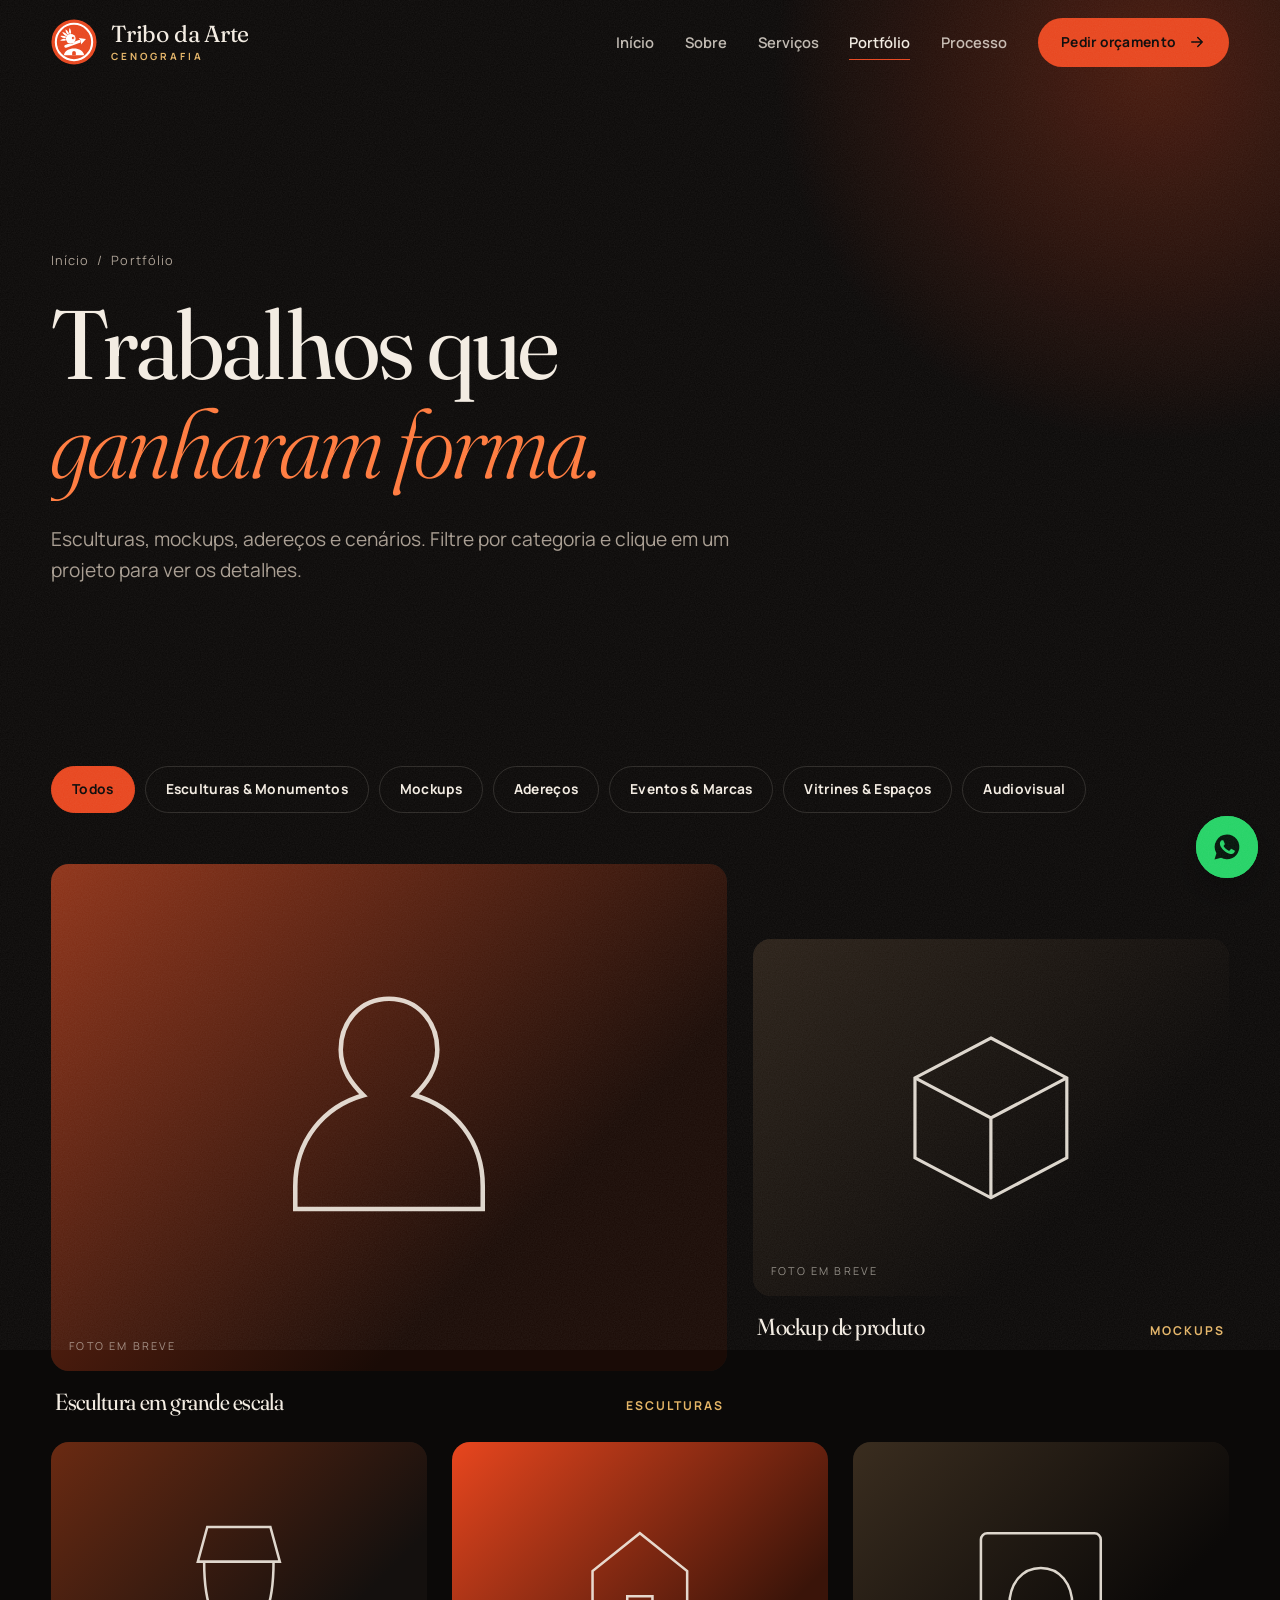
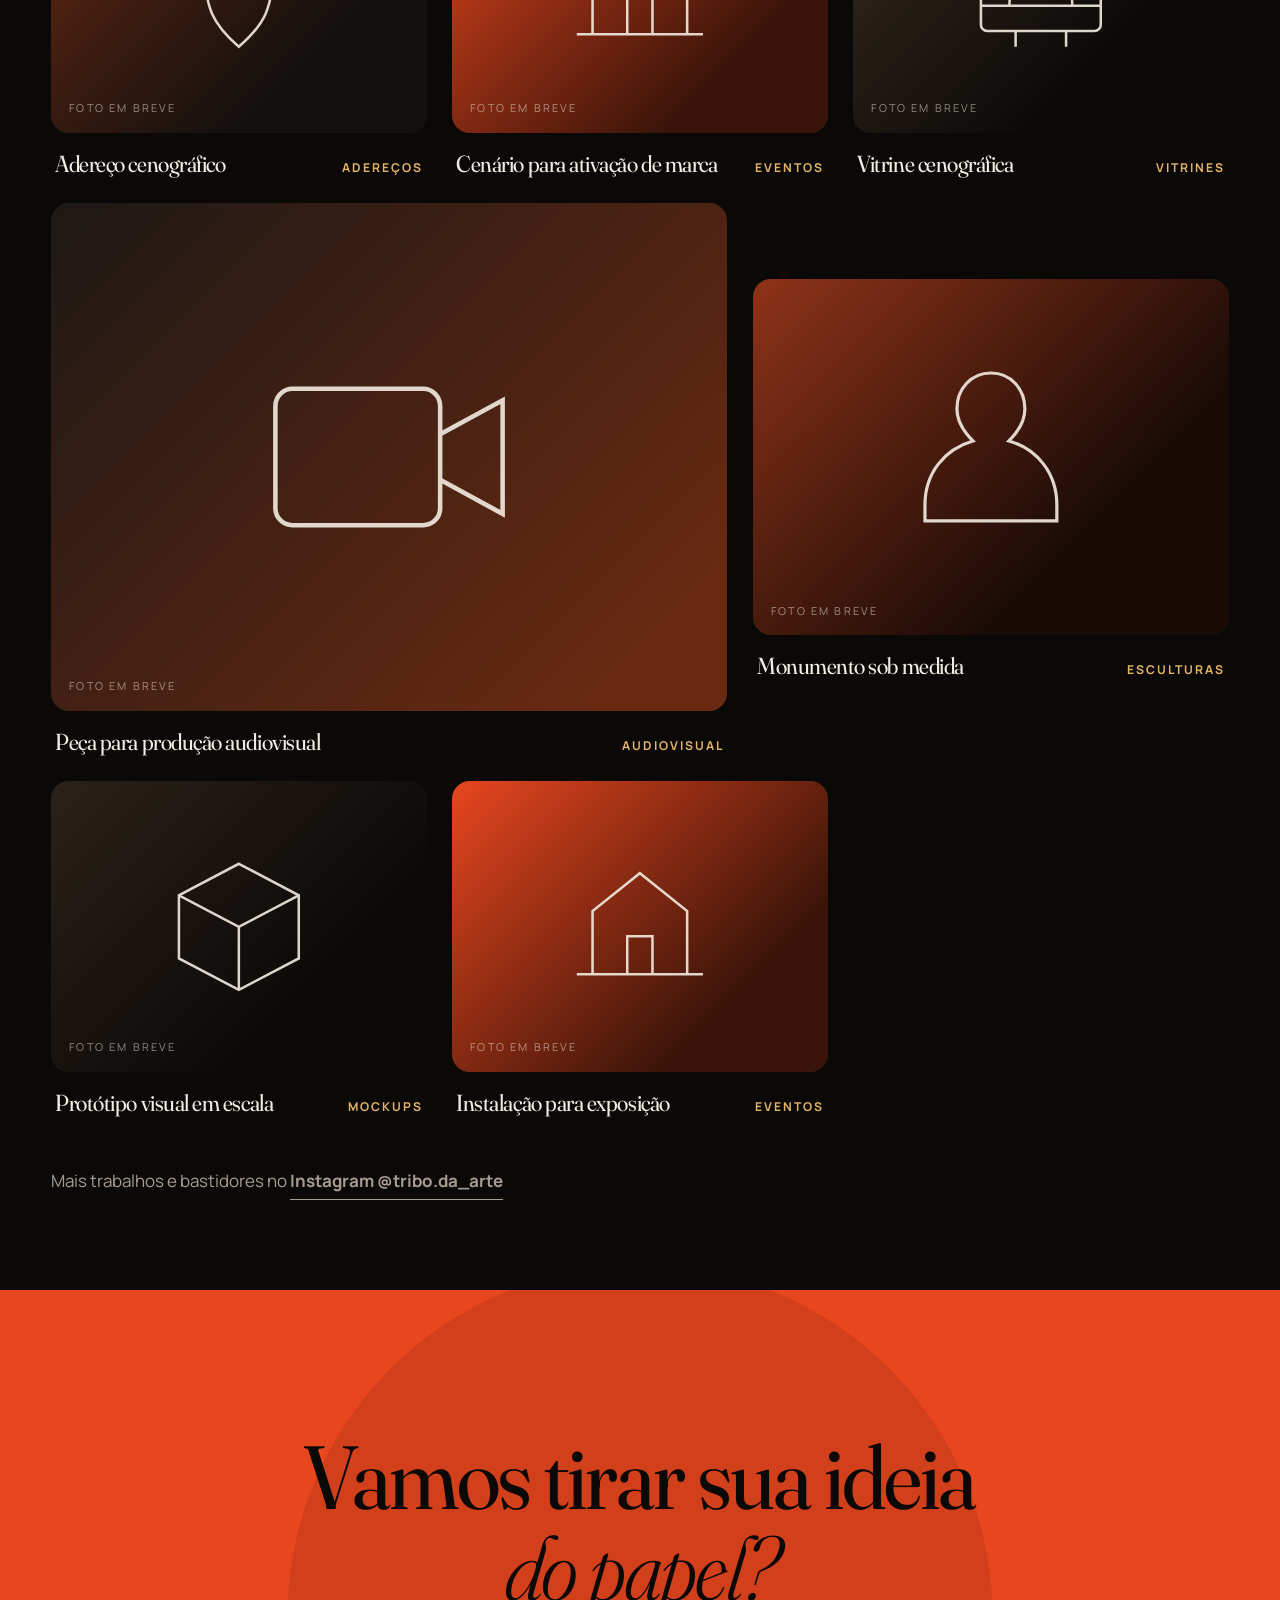
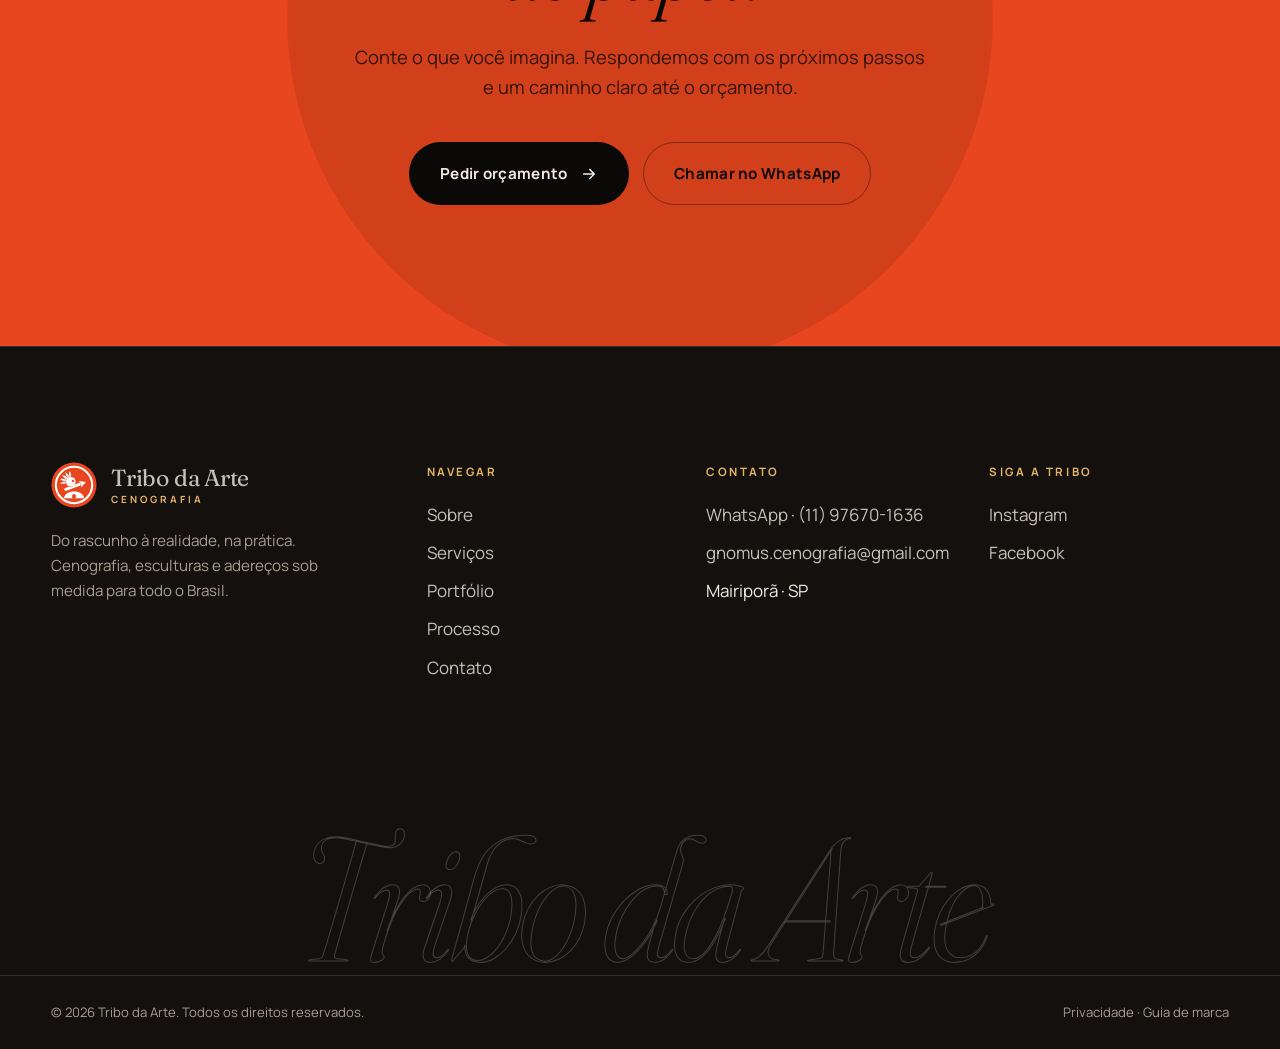
<file: portfolio.html>
<!doctype html>
<html lang="pt-BR">
<head>
<meta charset="utf-8">
<meta name="viewport" content="width=device-width, initial-scale=1">
<title>Portfólio | Tribo da Arte</title>
<meta name="description" content="Veja esculturas, monumentos, mockups, adereços e cenários desenvolvidos pela Tribo da Arte para eventos, marcas, vitrines e produções audiovisuais.">
<meta name="theme-color" content="#0B0908">

<meta property="og:type" content="website">
<meta property="og:locale" content="pt_BR">
<meta property="og:site_name" content="Tribo da Arte">
<meta property="og:title" content="Portfólio | Tribo da Arte">
<meta property="og:description" content="Veja esculturas, monumentos, mockups, adereços e cenários desenvolvidos pela Tribo da Arte para eventos, marcas, vitrines e produções audiovisuais.">
<link rel="icon" href="assets/img/logo-mark.svg" type="image/svg+xml">
<link rel="icon" href="assets/img/favicon-32.png" sizes="32x32" type="image/png">
<link rel="apple-touch-icon" href="assets/img/apple-touch-icon.png">
<link rel="manifest" href="site.webmanifest">
<link rel="preconnect" href="https://fonts.googleapis.com">
<link rel="preconnect" href="https://fonts.gstatic.com" crossorigin>
<link href="https://fonts.googleapis.com/css2?family=Fraunces:ital,opsz,wght,SOFT@0,9..144,300..500,0..100;1,9..144,300..500,0..100&family=Manrope:wght@400;500;600;700;800&display=swap" rel="stylesheet">
<link rel="stylesheet" href="assets/css/style.css">
<script>document.documentElement.classList.add("js")</script>
<script type="application/ld+json">
{"@context":"https://schema.org","@type":"LocalBusiness","name":"Tribo da Arte","description":"Cenografia, esculturas, monumentos, mockups e adereços cenográficos sob medida.","image":"assets/img/logo-mark.svg","email":"gnomus.cenografia@gmail.com","telephone":"+5511976701636","address":{"@type":"PostalAddress","streetAddress":"Rua Antonio Bueno de Moraes, 123","addressLocality":"Mairiporã","addressRegion":"SP","postalCode":"07609-210","addressCountry":"BR"},"areaServed":"BR","sameAs":["https://www.instagram.com/tribo.da_arte/","https://www.facebook.com/tribodaarteproducoes/"]}
</script>
</head>
<body>
<a class="skip-link" href="#conteudo">Pular para o conteúdo</a>
<div class="preloader" aria-hidden="true"><img src="assets/img/logo-mark.svg" alt="" width="92" height="92"></div>
<div class="cursor" aria-hidden="true"></div>
<div class="scroll-progress" aria-hidden="true"></div>
<header class="site-header">
  <div class="container header-inner">
    <a class="brand" href="index.html" aria-label="Tribo da Arte — página inicial">
      <img src="assets/img/logo-mark.svg" alt="" width="46" height="46">
      <span class="brand-text"><span class="brand-name">Tribo da Arte</span><span class="brand-sub">Cenografia</span></span>
    </a>
    <button class="menu-toggle" type="button" aria-expanded="false" aria-controls="menu" aria-label="Abrir menu"><span></span><span></span></button>
    <nav class="nav" id="menu" aria-label="Principal">
        <a href="index.html">Início</a>
        <a href="sobre.html">Sobre</a>
        <a href="servicos.html">Serviços</a>
        <a href="portfolio.html" aria-current="page">Portfólio</a>
        <a href="processo.html">Processo</a>
        <a class="btn btn--primary" href="contato.html">Pedir orçamento <svg viewBox="0 0 24 24" fill="none" stroke="currentColor" stroke-width="2" stroke-linecap="round" stroke-linejoin="round" aria-hidden="true"><path d="M5 12h14M13 6l6 6-6 6"/></svg></a>
    </nav>
  </div>
</header>
<main id="conteudo">
<section class="page-hero">
  <div class="container">
    <p class="crumbs" data-reveal="fade"><a href="index.html">Início</a> &nbsp;/&nbsp; Portfólio</p>
    <h1><span class="line"><span>Trabalhos que <em>ganharam forma.</em></span></span></h1>
    <p class="lead" data-reveal data-delay=".2">Esculturas, mockups, adereços e cenários. Filtre por categoria e clique em um projeto para ver os detalhes.</p>
  </div>
</section>
<section class="section--tight section"><div class="container">
  <div class="filters" data-filters role="group" aria-label="Filtrar por categoria"></div>
  <div class="work-grid" data-works></div>
  <p class="muted" style="margin-top:50px;max-width:60ch" data-reveal>Mais trabalhos e bastidores no <a class="link-arrow" href="https://www.instagram.com/tribo.da_arte/" target="_blank" rel="noopener">Instagram @tribo.da_arte</a></p>
</div></section>
<dialog class="modal" id="work-modal" aria-label="Detalhes do projeto">
  <div class="modal-card">
    <button class="modal-close" type="button" aria-label="Fechar">&times;</button>
    <div class="modal-media"></div>
    <div class="modal-body"><span class="tag"></span><h3></h3><p></p>
      <div class="btn-row"><a class="btn btn--primary wa" href="#" target="_blank" rel="noopener">Orçar projeto parecido <svg viewBox="0 0 24 24" fill="none" stroke="currentColor" stroke-width="2" stroke-linecap="round" stroke-linejoin="round" aria-hidden="true"><path d="M5 12h14M13 6l6 6-6 6"/></svg></a></div></div>
  </div>
</dialog>
<section class="section cta">
  <div class="container">
    <h2 data-reveal>Vamos tirar sua ideia <em>do papel?</em></h2>
    <p data-reveal data-delay=".1">Conte o que você imagina. Respondemos com os próximos passos e um caminho claro até o orçamento.</p>
    <div class="btn-row" data-reveal data-delay=".2">
      <a class="btn btn--primary" href="contato.html">Pedir orçamento <svg viewBox="0 0 24 24" fill="none" stroke="currentColor" stroke-width="2" stroke-linecap="round" stroke-linejoin="round" aria-hidden="true"><path d="M5 12h14M13 6l6 6-6 6"/></svg></a>
      <a class="btn btn--ghost" href="https://wa.me/5511976701636?text=Ol%C3%A1!%20Gostaria%20de%20falar%20sobre%20um%20projeto." target="_blank" rel="noopener">Chamar no WhatsApp</a>
    </div>
  </div>
</section>
</main>
<footer class="site-footer">
  <div class="container">
    <div class="footer-grid">
      <div class="footer-brand">
        <a class="brand" href="index.html" aria-label="Tribo da Arte"><img src="assets/img/logo-mark.svg" alt="" width="56" height="56"><span class="brand-text"><span class="brand-name">Tribo da Arte</span><span class="brand-sub">Cenografia</span></span></a>
        <p>Do rascunho à realidade, na prática. Cenografia, esculturas e adereços sob medida para todo o Brasil.</p>
      </div>
      <div><h4>Navegar</h4><ul>
        <li><a href="sobre.html">Sobre</a></li><li><a href="servicos.html">Serviços</a></li><li><a href="portfolio.html">Portfólio</a></li><li><a href="processo.html">Processo</a></li><li><a href="contato.html">Contato</a></li></ul></div>
      <div><h4>Contato</h4><ul>
        <li><a href="https://wa.me/5511976701636?text=Ol%C3%A1!%20Vim%20pelo%20site%20da%20Tribo%20da%20Arte." target="_blank" rel="noopener">WhatsApp · (11) 97670-1636</a></li>
        <li><a href="mailto:gnomus.cenografia@gmail.com">gnomus.cenografia@gmail.com</a></li>
        <li>Mairiporã · SP</li></ul></div>
      <div><h4>Siga a tribo</h4><ul>
        <li><a href="https://www.instagram.com/tribo.da_arte/" target="_blank" rel="noopener">Instagram</a></li>
        <li><a href="https://www.facebook.com/tribodaarteproducoes/" target="_blank" rel="noopener">Facebook</a></li></ul></div>
    </div>
  </div>
  <div class="footer-big" aria-hidden="true">Tribo da Arte</div>
  <div class="container footer-bottom">
    <span>© <span data-year>2026</span> Tribo da Arte. Todos os direitos reservados.</span>
    <span><a href="privacidade.html">Privacidade</a> · <a href="marca.html">Guia de marca</a></span>
  </div>
</footer>
<a class="wa-float" href="https://wa.me/5511976701636?text=Ol%C3%A1!%20Vim%20pelo%20site%20da%20Tribo%20da%20Arte%20e%20gostaria%20de%20falar%20sobre%20um%20projeto." target="_blank" rel="noopener" aria-label="Falar no WhatsApp"><svg viewBox="0 0 24 24" aria-hidden="true"><path d="M12.04 2a9.9 9.9 0 0 0-8.5 14.9L2 22l5.25-1.38A9.9 9.9 0 1 0 12.04 2Zm5.8 14.1c-.25.7-1.4 1.34-1.95 1.4-.5.06-1.13.09-1.82-.12-.42-.13-.96-.31-1.65-.6-2.9-1.25-4.8-4.17-4.94-4.36-.14-.19-1.18-1.57-1.18-3s.75-2.13 1.02-2.42c.26-.29.57-.36.76-.36h.55c.18 0 .42-.07.65.5.25.58.84 2.02.91 2.17.07.15.12.32.02.51-.1.2-.15.32-.29.5l-.44.5c-.15.15-.3.31-.13.6.17.3.77 1.27 1.65 2.05 1.13 1 2.09 1.32 2.39 1.47.3.14.47.12.64-.07.18-.2.74-.86.94-1.16.2-.3.4-.25.67-.15.27.1 1.72.81 2.01.96.3.15.49.22.56.34.07.12.07.7-.18 1.4Z"/></svg></a>
<script src="assets/js/projetos.js"></script>
<script src="assets/js/main.js"></script>
</body>
</html>
</file>
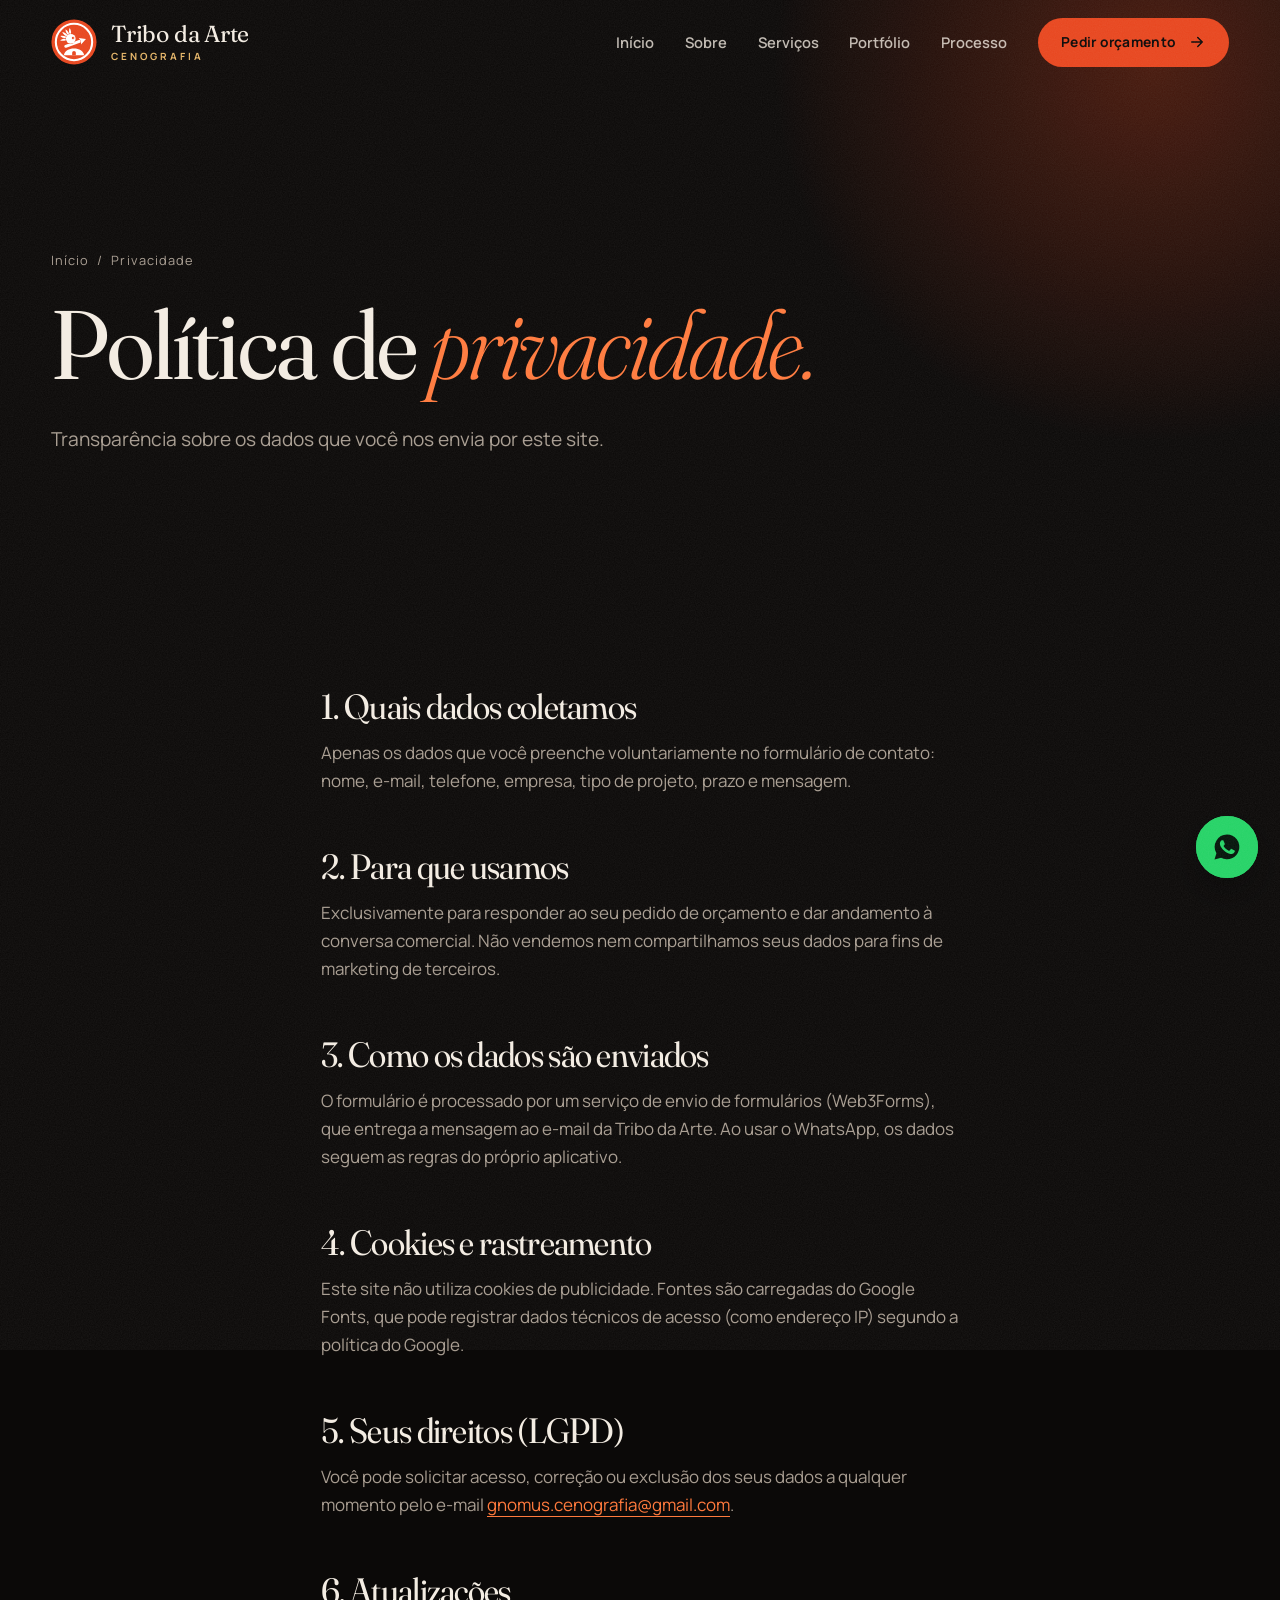
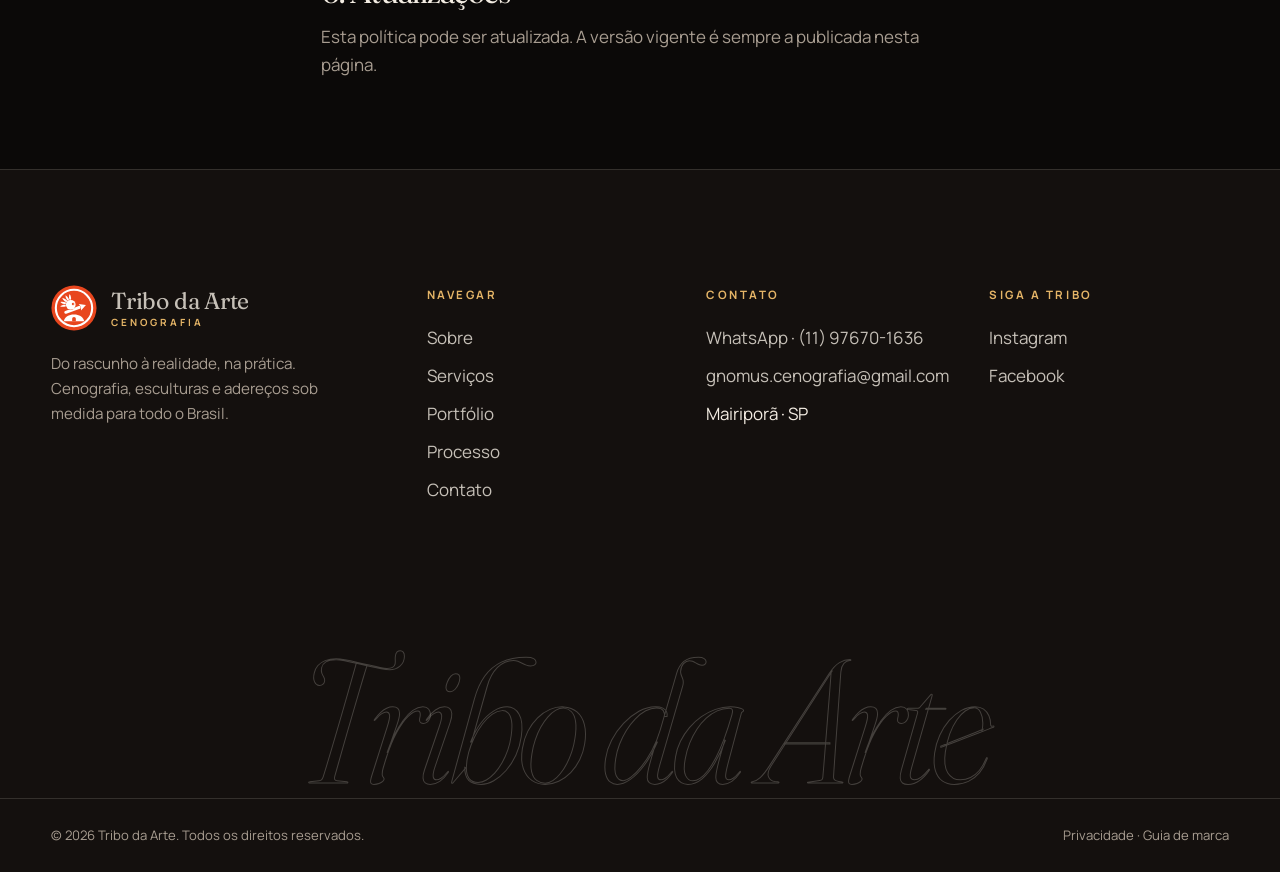
<file: privacidade.html>
<!doctype html>
<html lang="pt-BR">
<head>
<meta charset="utf-8">
<meta name="viewport" content="width=device-width, initial-scale=1">
<title>Política de Privacidade | Tribo da Arte</title>
<meta name="description" content="Como a Tribo da Arte trata os dados enviados pelo formulário de contato deste site.">
<meta name="theme-color" content="#0B0908">

<meta property="og:type" content="website">
<meta property="og:locale" content="pt_BR">
<meta property="og:site_name" content="Tribo da Arte">
<meta property="og:title" content="Política de Privacidade | Tribo da Arte">
<meta property="og:description" content="Como a Tribo da Arte trata os dados enviados pelo formulário de contato deste site.">
<link rel="icon" href="assets/img/logo-mark.svg" type="image/svg+xml">
<link rel="icon" href="assets/img/favicon-32.png" sizes="32x32" type="image/png">
<link rel="apple-touch-icon" href="assets/img/apple-touch-icon.png">
<link rel="manifest" href="site.webmanifest">
<link rel="preconnect" href="https://fonts.googleapis.com">
<link rel="preconnect" href="https://fonts.gstatic.com" crossorigin>
<link href="https://fonts.googleapis.com/css2?family=Fraunces:ital,opsz,wght,SOFT@0,9..144,300..500,0..100;1,9..144,300..500,0..100&family=Manrope:wght@400;500;600;700;800&display=swap" rel="stylesheet">
<link rel="stylesheet" href="assets/css/style.css">
<script>document.documentElement.classList.add("js")</script>
<script type="application/ld+json">
{"@context":"https://schema.org","@type":"LocalBusiness","name":"Tribo da Arte","description":"Cenografia, esculturas, monumentos, mockups e adereços cenográficos sob medida.","image":"assets/img/logo-mark.svg","email":"gnomus.cenografia@gmail.com","telephone":"+5511976701636","address":{"@type":"PostalAddress","streetAddress":"Rua Antonio Bueno de Moraes, 123","addressLocality":"Mairiporã","addressRegion":"SP","postalCode":"07609-210","addressCountry":"BR"},"areaServed":"BR","sameAs":["https://www.instagram.com/tribo.da_arte/","https://www.facebook.com/tribodaarteproducoes/"]}
</script>
</head>
<body>
<a class="skip-link" href="#conteudo">Pular para o conteúdo</a>
<div class="preloader" aria-hidden="true"><img src="assets/img/logo-mark.svg" alt="" width="92" height="92"></div>
<div class="cursor" aria-hidden="true"></div>
<div class="scroll-progress" aria-hidden="true"></div>
<header class="site-header">
  <div class="container header-inner">
    <a class="brand" href="index.html" aria-label="Tribo da Arte — página inicial">
      <img src="assets/img/logo-mark.svg" alt="" width="46" height="46">
      <span class="brand-text"><span class="brand-name">Tribo da Arte</span><span class="brand-sub">Cenografia</span></span>
    </a>
    <button class="menu-toggle" type="button" aria-expanded="false" aria-controls="menu" aria-label="Abrir menu"><span></span><span></span></button>
    <nav class="nav" id="menu" aria-label="Principal">
        <a href="index.html">Início</a>
        <a href="sobre.html">Sobre</a>
        <a href="servicos.html">Serviços</a>
        <a href="portfolio.html">Portfólio</a>
        <a href="processo.html">Processo</a>
        <a class="btn btn--primary" href="contato.html">Pedir orçamento <svg viewBox="0 0 24 24" fill="none" stroke="currentColor" stroke-width="2" stroke-linecap="round" stroke-linejoin="round" aria-hidden="true"><path d="M5 12h14M13 6l6 6-6 6"/></svg></a>
    </nav>
  </div>
</header>
<main id="conteudo">
<section class="page-hero">
  <div class="container">
    <p class="crumbs" data-reveal="fade"><a href="index.html">Início</a> &nbsp;/&nbsp; Privacidade</p>
    <h1><span class="line"><span>Política de <em>privacidade.</em></span></span></h1>
    <p class="lead" data-reveal data-delay=".2">Transparência sobre os dados que você nos envia por este site.</p>
  </div>
</section>
<section class="section--tight section"><div class="container prose">
<h2>1. Quais dados coletamos</h2><p>Apenas os dados que você preenche voluntariamente no formulário de contato: nome, e-mail, telefone, empresa, tipo de projeto, prazo e mensagem.</p>
<h2>2. Para que usamos</h2><p>Exclusivamente para responder ao seu pedido de orçamento e dar andamento à conversa comercial. Não vendemos nem compartilhamos seus dados para fins de marketing de terceiros.</p>
<h2>3. Como os dados são enviados</h2><p>O formulário é processado por um serviço de envio de formulários (Web3Forms), que entrega a mensagem ao e-mail da Tribo da Arte. Ao usar o WhatsApp, os dados seguem as regras do próprio aplicativo.</p>
<h2>4. Cookies e rastreamento</h2><p>Este site não utiliza cookies de publicidade. Fontes são carregadas do Google Fonts, que pode registrar dados técnicos de acesso (como endereço IP) segundo a política do Google.</p>
<h2>5. Seus direitos (LGPD)</h2><p>Você pode solicitar acesso, correção ou exclusão dos seus dados a qualquer momento pelo e-mail <a href="mailto:gnomus.cenografia@gmail.com">gnomus.cenografia@gmail.com</a>.</p>
<h2>6. Atualizações</h2><p>Esta política pode ser atualizada. A versão vigente é sempre a publicada nesta página.</p>
</div></section>
</main>
<footer class="site-footer">
  <div class="container">
    <div class="footer-grid">
      <div class="footer-brand">
        <a class="brand" href="index.html" aria-label="Tribo da Arte"><img src="assets/img/logo-mark.svg" alt="" width="56" height="56"><span class="brand-text"><span class="brand-name">Tribo da Arte</span><span class="brand-sub">Cenografia</span></span></a>
        <p>Do rascunho à realidade, na prática. Cenografia, esculturas e adereços sob medida para todo o Brasil.</p>
      </div>
      <div><h4>Navegar</h4><ul>
        <li><a href="sobre.html">Sobre</a></li><li><a href="servicos.html">Serviços</a></li><li><a href="portfolio.html">Portfólio</a></li><li><a href="processo.html">Processo</a></li><li><a href="contato.html">Contato</a></li></ul></div>
      <div><h4>Contato</h4><ul>
        <li><a href="https://wa.me/5511976701636?text=Ol%C3%A1!%20Vim%20pelo%20site%20da%20Tribo%20da%20Arte." target="_blank" rel="noopener">WhatsApp · (11) 97670-1636</a></li>
        <li><a href="mailto:gnomus.cenografia@gmail.com">gnomus.cenografia@gmail.com</a></li>
        <li>Mairiporã · SP</li></ul></div>
      <div><h4>Siga a tribo</h4><ul>
        <li><a href="https://www.instagram.com/tribo.da_arte/" target="_blank" rel="noopener">Instagram</a></li>
        <li><a href="https://www.facebook.com/tribodaarteproducoes/" target="_blank" rel="noopener">Facebook</a></li></ul></div>
    </div>
  </div>
  <div class="footer-big" aria-hidden="true">Tribo da Arte</div>
  <div class="container footer-bottom">
    <span>© <span data-year>2026</span> Tribo da Arte. Todos os direitos reservados.</span>
    <span><a href="privacidade.html">Privacidade</a> · <a href="marca.html">Guia de marca</a></span>
  </div>
</footer>
<a class="wa-float" href="https://wa.me/5511976701636?text=Ol%C3%A1!%20Vim%20pelo%20site%20da%20Tribo%20da%20Arte%20e%20gostaria%20de%20falar%20sobre%20um%20projeto." target="_blank" rel="noopener" aria-label="Falar no WhatsApp"><svg viewBox="0 0 24 24" aria-hidden="true"><path d="M12.04 2a9.9 9.9 0 0 0-8.5 14.9L2 22l5.25-1.38A9.9 9.9 0 1 0 12.04 2Zm5.8 14.1c-.25.7-1.4 1.34-1.95 1.4-.5.06-1.13.09-1.82-.12-.42-.13-.96-.31-1.65-.6-2.9-1.25-4.8-4.17-4.94-4.36-.14-.19-1.18-1.57-1.18-3s.75-2.13 1.02-2.42c.26-.29.57-.36.76-.36h.55c.18 0 .42-.07.65.5.25.58.84 2.02.91 2.17.07.15.12.32.02.51-.1.2-.15.32-.29.5l-.44.5c-.15.15-.3.31-.13.6.17.3.77 1.27 1.65 2.05 1.13 1 2.09 1.32 2.39 1.47.3.14.47.12.64-.07.18-.2.74-.86.94-1.16.2-.3.4-.25.67-.15.27.1 1.72.81 2.01.96.3.15.49.22.56.34.07.12.07.7-.18 1.4Z"/></svg></a>
<script src="assets/js/projetos.js"></script>
<script src="assets/js/main.js"></script>
</body>
</html>
</file>
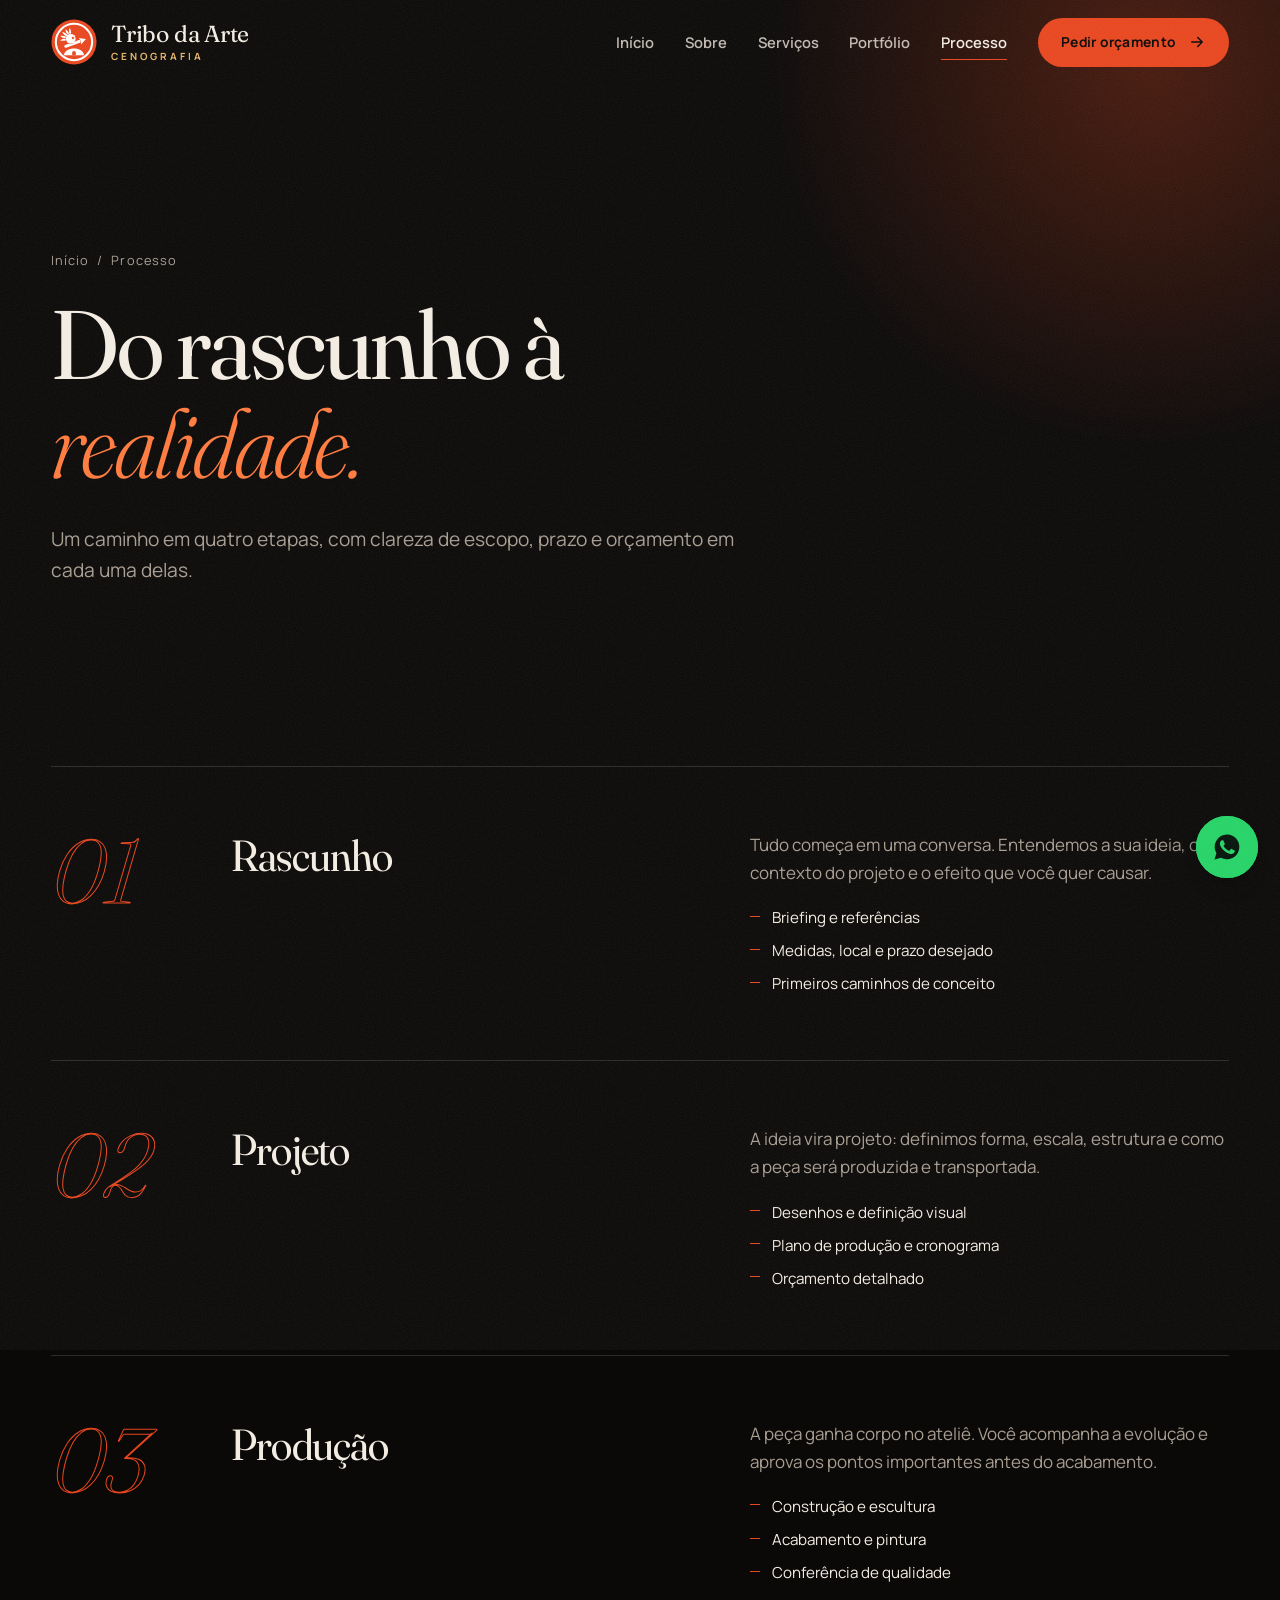
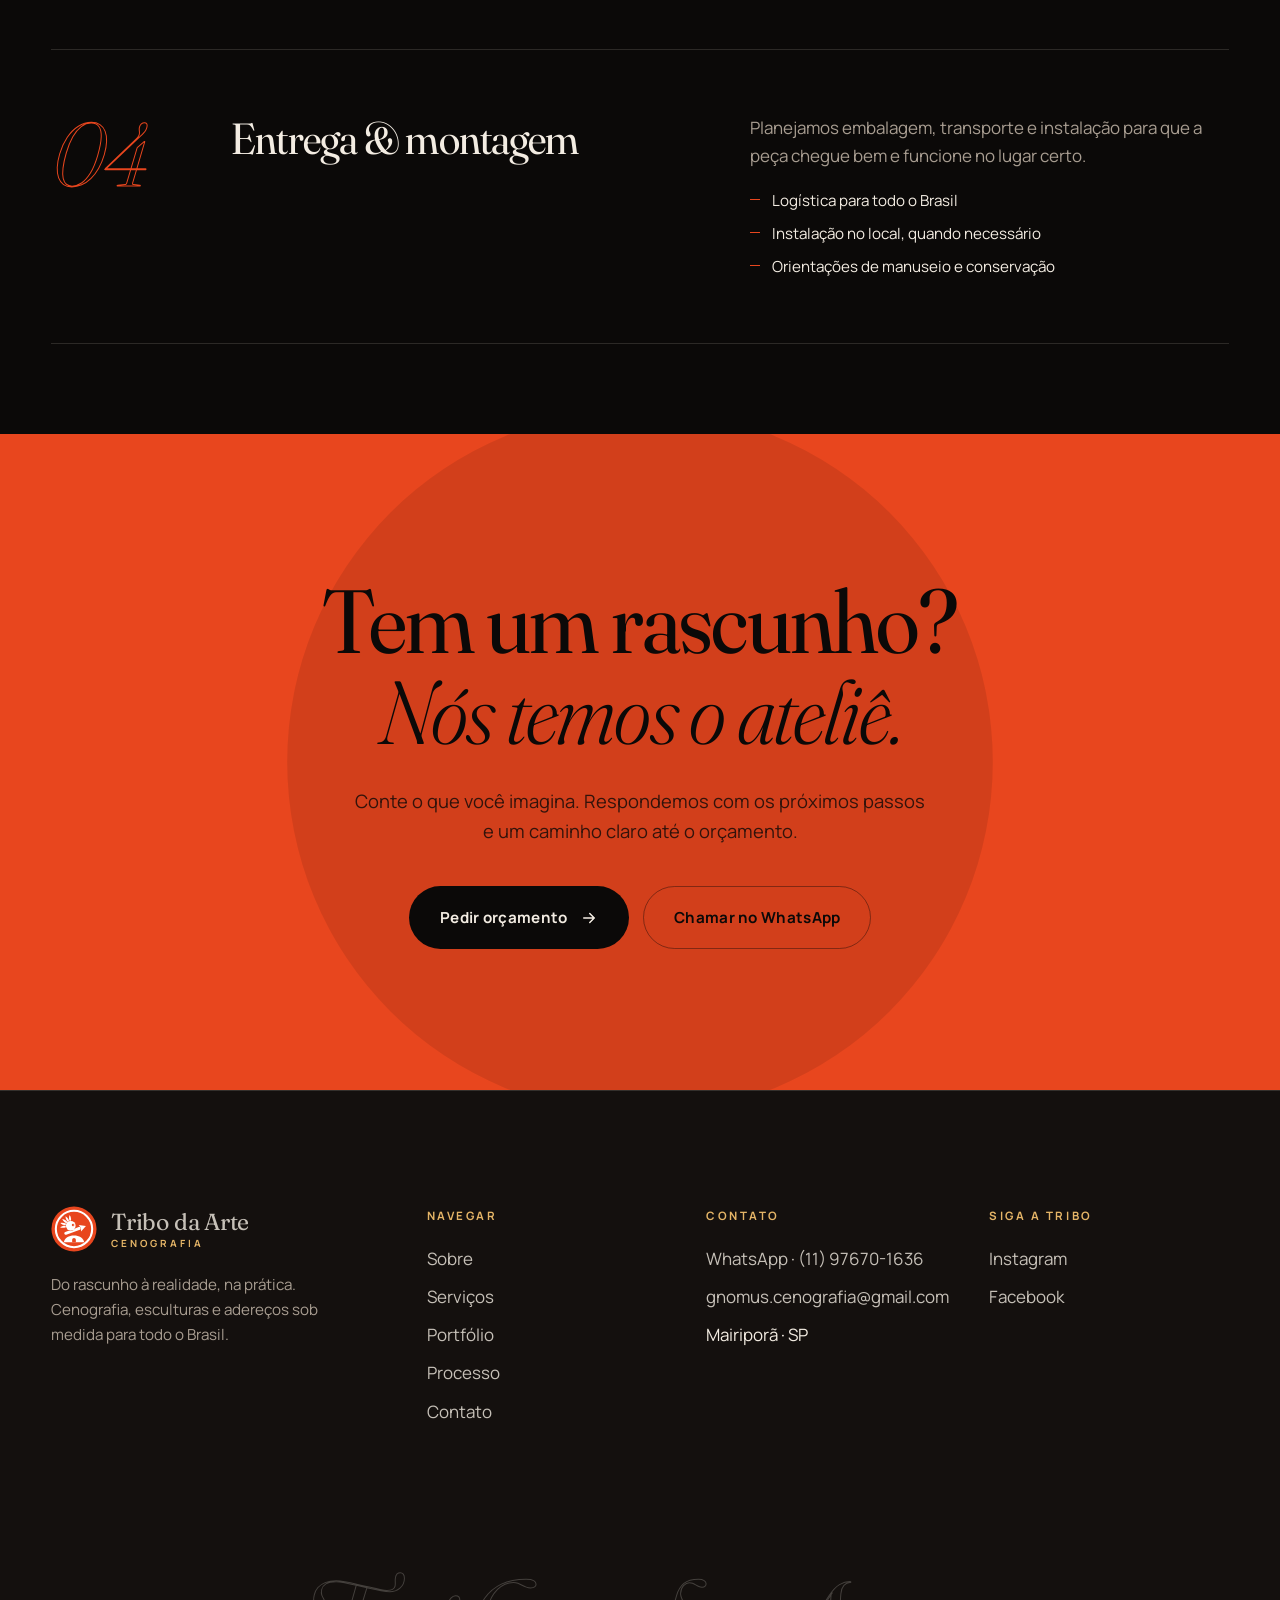
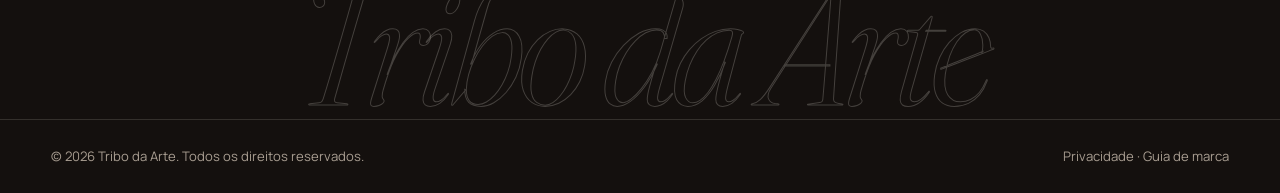
<file: processo.html>
<!doctype html>
<html lang="pt-BR">
<head>
<meta charset="utf-8">
<meta name="viewport" content="width=device-width, initial-scale=1">
<title>Processo | Tribo da Arte</title>
<meta name="description" content="Do rascunho à realidade: conheça as etapas do processo criativo e produtivo da Tribo da Arte, da primeira conversa à instalação da peça.">
<meta name="theme-color" content="#0B0908">

<meta property="og:type" content="website">
<meta property="og:locale" content="pt_BR">
<meta property="og:site_name" content="Tribo da Arte">
<meta property="og:title" content="Processo | Tribo da Arte">
<meta property="og:description" content="Do rascunho à realidade: conheça as etapas do processo criativo e produtivo da Tribo da Arte, da primeira conversa à instalação da peça.">
<link rel="icon" href="assets/img/logo-mark.svg" type="image/svg+xml">
<link rel="icon" href="assets/img/favicon-32.png" sizes="32x32" type="image/png">
<link rel="apple-touch-icon" href="assets/img/apple-touch-icon.png">
<link rel="manifest" href="site.webmanifest">
<link rel="preconnect" href="https://fonts.googleapis.com">
<link rel="preconnect" href="https://fonts.gstatic.com" crossorigin>
<link href="https://fonts.googleapis.com/css2?family=Fraunces:ital,opsz,wght,SOFT@0,9..144,300..500,0..100;1,9..144,300..500,0..100&family=Manrope:wght@400;500;600;700;800&display=swap" rel="stylesheet">
<link rel="stylesheet" href="assets/css/style.css">
<script>document.documentElement.classList.add("js")</script>
<script type="application/ld+json">
{"@context":"https://schema.org","@type":"LocalBusiness","name":"Tribo da Arte","description":"Cenografia, esculturas, monumentos, mockups e adereços cenográficos sob medida.","image":"assets/img/logo-mark.svg","email":"gnomus.cenografia@gmail.com","telephone":"+5511976701636","address":{"@type":"PostalAddress","streetAddress":"Rua Antonio Bueno de Moraes, 123","addressLocality":"Mairiporã","addressRegion":"SP","postalCode":"07609-210","addressCountry":"BR"},"areaServed":"BR","sameAs":["https://www.instagram.com/tribo.da_arte/","https://www.facebook.com/tribodaarteproducoes/"]}
</script>
</head>
<body>
<a class="skip-link" href="#conteudo">Pular para o conteúdo</a>
<div class="preloader" aria-hidden="true"><img src="assets/img/logo-mark.svg" alt="" width="92" height="92"></div>
<div class="cursor" aria-hidden="true"></div>
<div class="scroll-progress" aria-hidden="true"></div>
<header class="site-header">
  <div class="container header-inner">
    <a class="brand" href="index.html" aria-label="Tribo da Arte — página inicial">
      <img src="assets/img/logo-mark.svg" alt="" width="46" height="46">
      <span class="brand-text"><span class="brand-name">Tribo da Arte</span><span class="brand-sub">Cenografia</span></span>
    </a>
    <button class="menu-toggle" type="button" aria-expanded="false" aria-controls="menu" aria-label="Abrir menu"><span></span><span></span></button>
    <nav class="nav" id="menu" aria-label="Principal">
        <a href="index.html">Início</a>
        <a href="sobre.html">Sobre</a>
        <a href="servicos.html">Serviços</a>
        <a href="portfolio.html">Portfólio</a>
        <a href="processo.html" aria-current="page">Processo</a>
        <a class="btn btn--primary" href="contato.html">Pedir orçamento <svg viewBox="0 0 24 24" fill="none" stroke="currentColor" stroke-width="2" stroke-linecap="round" stroke-linejoin="round" aria-hidden="true"><path d="M5 12h14M13 6l6 6-6 6"/></svg></a>
    </nav>
  </div>
</header>
<main id="conteudo">
<section class="page-hero">
  <div class="container">
    <p class="crumbs" data-reveal="fade"><a href="index.html">Início</a> &nbsp;/&nbsp; Processo</p>
    <h1><span class="line"><span>Do rascunho à <em>realidade.</em></span></span></h1>
    <p class="lead" data-reveal data-delay=".2">Um caminho em quatro etapas, com clareza de escopo, prazo e orçamento em cada uma delas.</p>
  </div>
</section>
<section class="section--tight section"><div class="container"><div class="timeline">
<div class="tl-item" data-reveal><span class="tl-no">01</span><div><h3>Rascunho</h3></div><div><p>Tudo começa em uma conversa. Entendemos a sua ideia, o contexto do projeto e o efeito que você quer causar.</p><ul><li>Briefing e referências</li><li>Medidas, local e prazo desejado</li><li>Primeiros caminhos de conceito</li></ul></div></div>
<div class="tl-item" data-reveal><span class="tl-no">02</span><div><h3>Projeto</h3></div><div><p>A ideia vira projeto: definimos forma, escala, estrutura e como a peça será produzida e transportada.</p><ul><li>Desenhos e definição visual</li><li>Plano de produção e cronograma</li><li>Orçamento detalhado</li></ul></div></div>
<div class="tl-item" data-reveal><span class="tl-no">03</span><div><h3>Produção</h3></div><div><p>A peça ganha corpo no ateliê. Você acompanha a evolução e aprova os pontos importantes antes do acabamento.</p><ul><li>Construção e escultura</li><li>Acabamento e pintura</li><li>Conferência de qualidade</li></ul></div></div>
<div class="tl-item" data-reveal><span class="tl-no">04</span><div><h3>Entrega &amp; montagem</h3></div><div><p>Planejamos embalagem, transporte e instalação para que a peça chegue bem e funcione no lugar certo.</p><ul><li>Logística para todo o Brasil</li><li>Instalação no local, quando necessário</li><li>Orientações de manuseio e conservação</li></ul></div></div>
</div></div></section>
<section class="section cta">
  <div class="container">
    <h2 data-reveal>Tem um rascunho? <em>Nós temos o ateliê.</em></h2>
    <p data-reveal data-delay=".1">Conte o que você imagina. Respondemos com os próximos passos e um caminho claro até o orçamento.</p>
    <div class="btn-row" data-reveal data-delay=".2">
      <a class="btn btn--primary" href="contato.html">Pedir orçamento <svg viewBox="0 0 24 24" fill="none" stroke="currentColor" stroke-width="2" stroke-linecap="round" stroke-linejoin="round" aria-hidden="true"><path d="M5 12h14M13 6l6 6-6 6"/></svg></a>
      <a class="btn btn--ghost" href="https://wa.me/5511976701636?text=Ol%C3%A1!%20Gostaria%20de%20falar%20sobre%20um%20projeto." target="_blank" rel="noopener">Chamar no WhatsApp</a>
    </div>
  </div>
</section>
</main>
<footer class="site-footer">
  <div class="container">
    <div class="footer-grid">
      <div class="footer-brand">
        <a class="brand" href="index.html" aria-label="Tribo da Arte"><img src="assets/img/logo-mark.svg" alt="" width="56" height="56"><span class="brand-text"><span class="brand-name">Tribo da Arte</span><span class="brand-sub">Cenografia</span></span></a>
        <p>Do rascunho à realidade, na prática. Cenografia, esculturas e adereços sob medida para todo o Brasil.</p>
      </div>
      <div><h4>Navegar</h4><ul>
        <li><a href="sobre.html">Sobre</a></li><li><a href="servicos.html">Serviços</a></li><li><a href="portfolio.html">Portfólio</a></li><li><a href="processo.html">Processo</a></li><li><a href="contato.html">Contato</a></li></ul></div>
      <div><h4>Contato</h4><ul>
        <li><a href="https://wa.me/5511976701636?text=Ol%C3%A1!%20Vim%20pelo%20site%20da%20Tribo%20da%20Arte." target="_blank" rel="noopener">WhatsApp · (11) 97670-1636</a></li>
        <li><a href="mailto:gnomus.cenografia@gmail.com">gnomus.cenografia@gmail.com</a></li>
        <li>Mairiporã · SP</li></ul></div>
      <div><h4>Siga a tribo</h4><ul>
        <li><a href="https://www.instagram.com/tribo.da_arte/" target="_blank" rel="noopener">Instagram</a></li>
        <li><a href="https://www.facebook.com/tribodaarteproducoes/" target="_blank" rel="noopener">Facebook</a></li></ul></div>
    </div>
  </div>
  <div class="footer-big" aria-hidden="true">Tribo da Arte</div>
  <div class="container footer-bottom">
    <span>© <span data-year>2026</span> Tribo da Arte. Todos os direitos reservados.</span>
    <span><a href="privacidade.html">Privacidade</a> · <a href="marca.html">Guia de marca</a></span>
  </div>
</footer>
<a class="wa-float" href="https://wa.me/5511976701636?text=Ol%C3%A1!%20Vim%20pelo%20site%20da%20Tribo%20da%20Arte%20e%20gostaria%20de%20falar%20sobre%20um%20projeto." target="_blank" rel="noopener" aria-label="Falar no WhatsApp"><svg viewBox="0 0 24 24" aria-hidden="true"><path d="M12.04 2a9.9 9.9 0 0 0-8.5 14.9L2 22l5.25-1.38A9.9 9.9 0 1 0 12.04 2Zm5.8 14.1c-.25.7-1.4 1.34-1.95 1.4-.5.06-1.13.09-1.82-.12-.42-.13-.96-.31-1.65-.6-2.9-1.25-4.8-4.17-4.94-4.36-.14-.19-1.18-1.57-1.18-3s.75-2.13 1.02-2.42c.26-.29.57-.36.76-.36h.55c.18 0 .42-.07.65.5.25.58.84 2.02.91 2.17.07.15.12.32.02.51-.1.2-.15.32-.29.5l-.44.5c-.15.15-.3.31-.13.6.17.3.77 1.27 1.65 2.05 1.13 1 2.09 1.32 2.39 1.47.3.14.47.12.64-.07.18-.2.74-.86.94-1.16.2-.3.4-.25.67-.15.27.1 1.72.81 2.01.96.3.15.49.22.56.34.07.12.07.7-.18 1.4Z"/></svg></a>
<script src="assets/js/projetos.js"></script>
<script src="assets/js/main.js"></script>
</body>
</html>
</file>
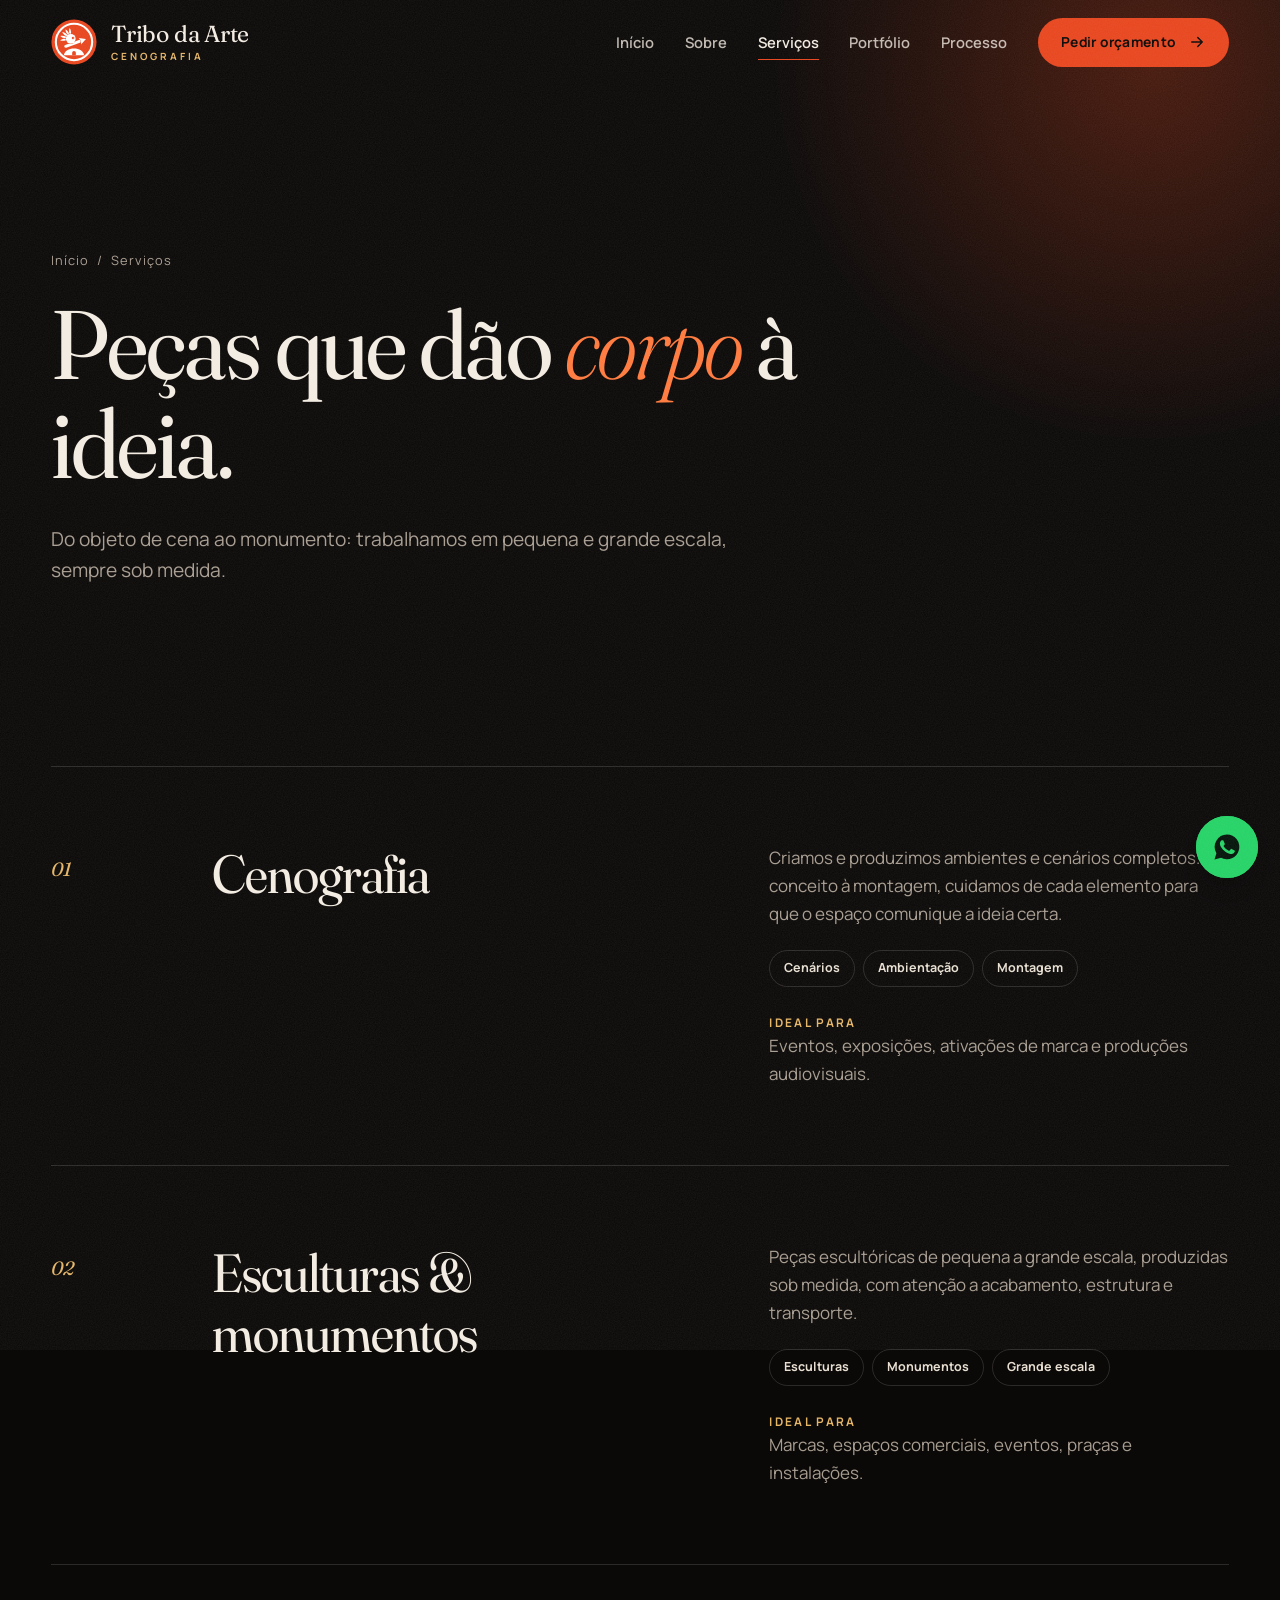
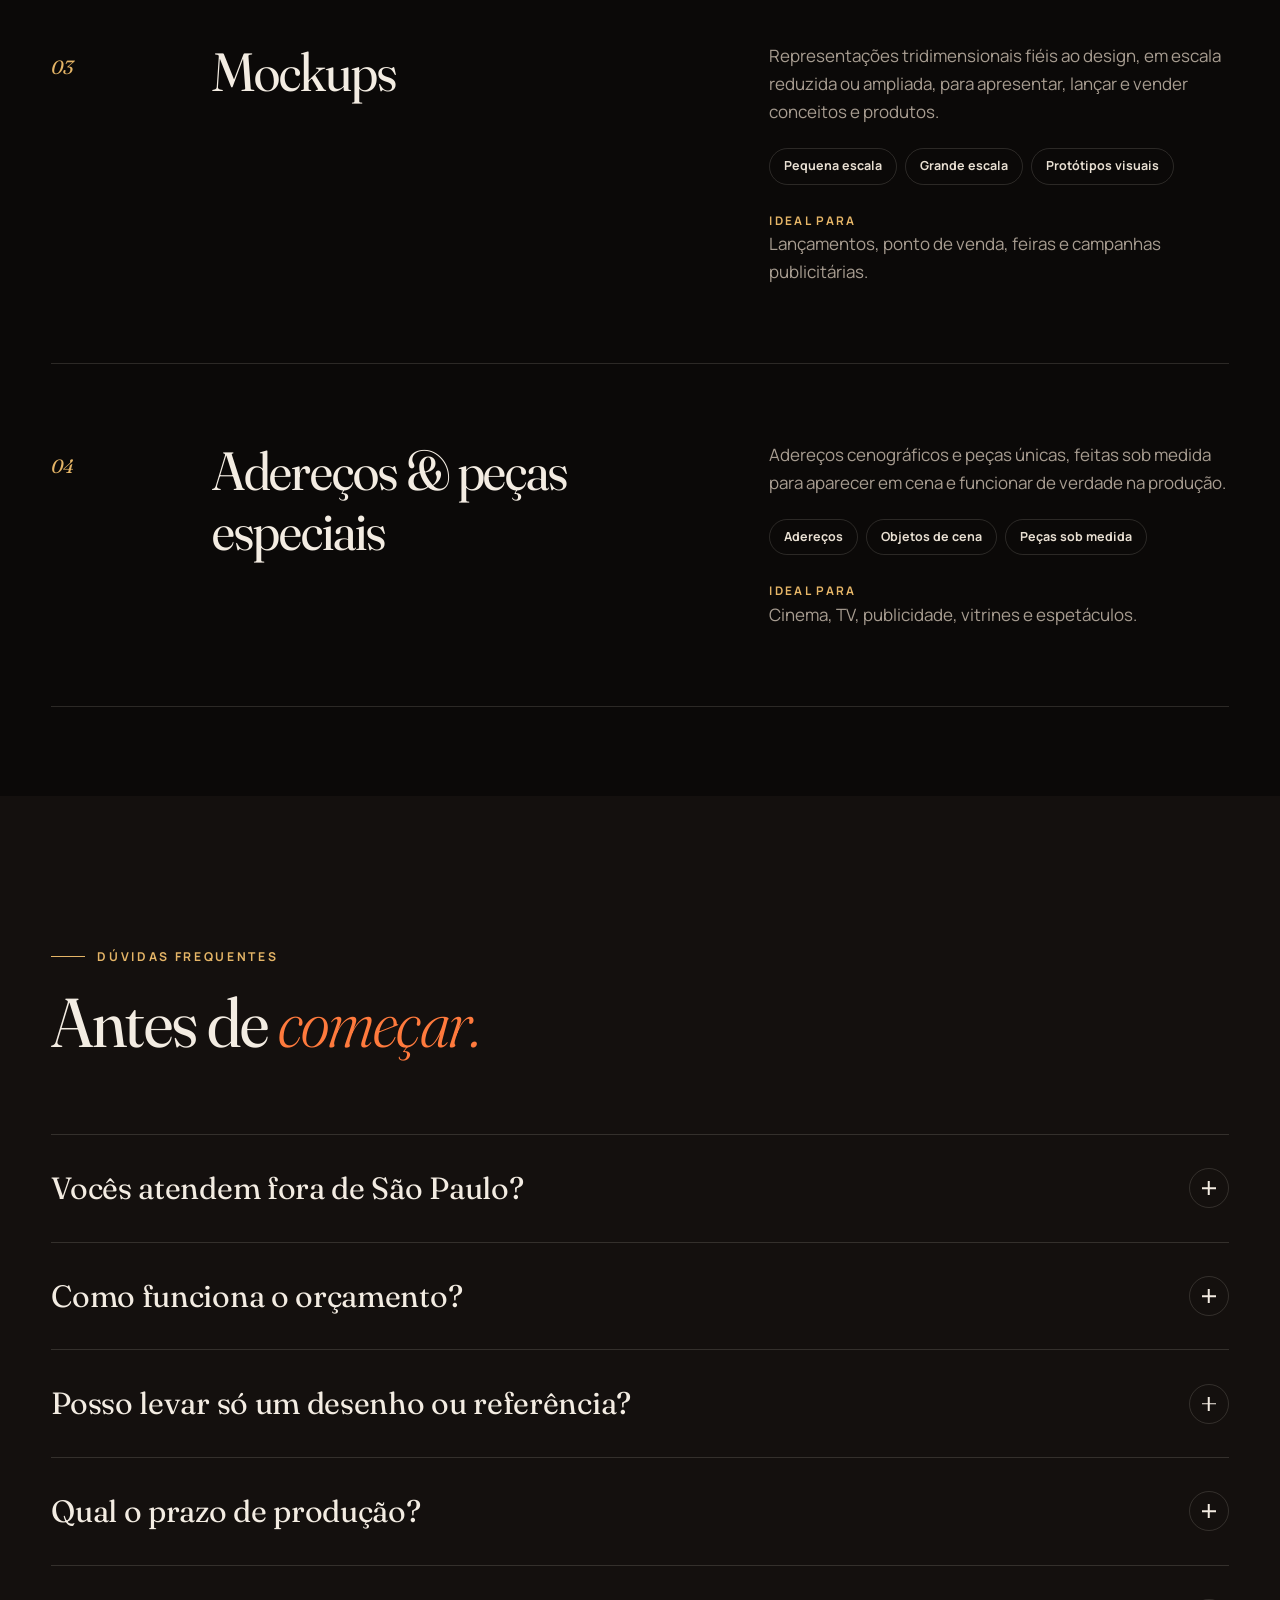
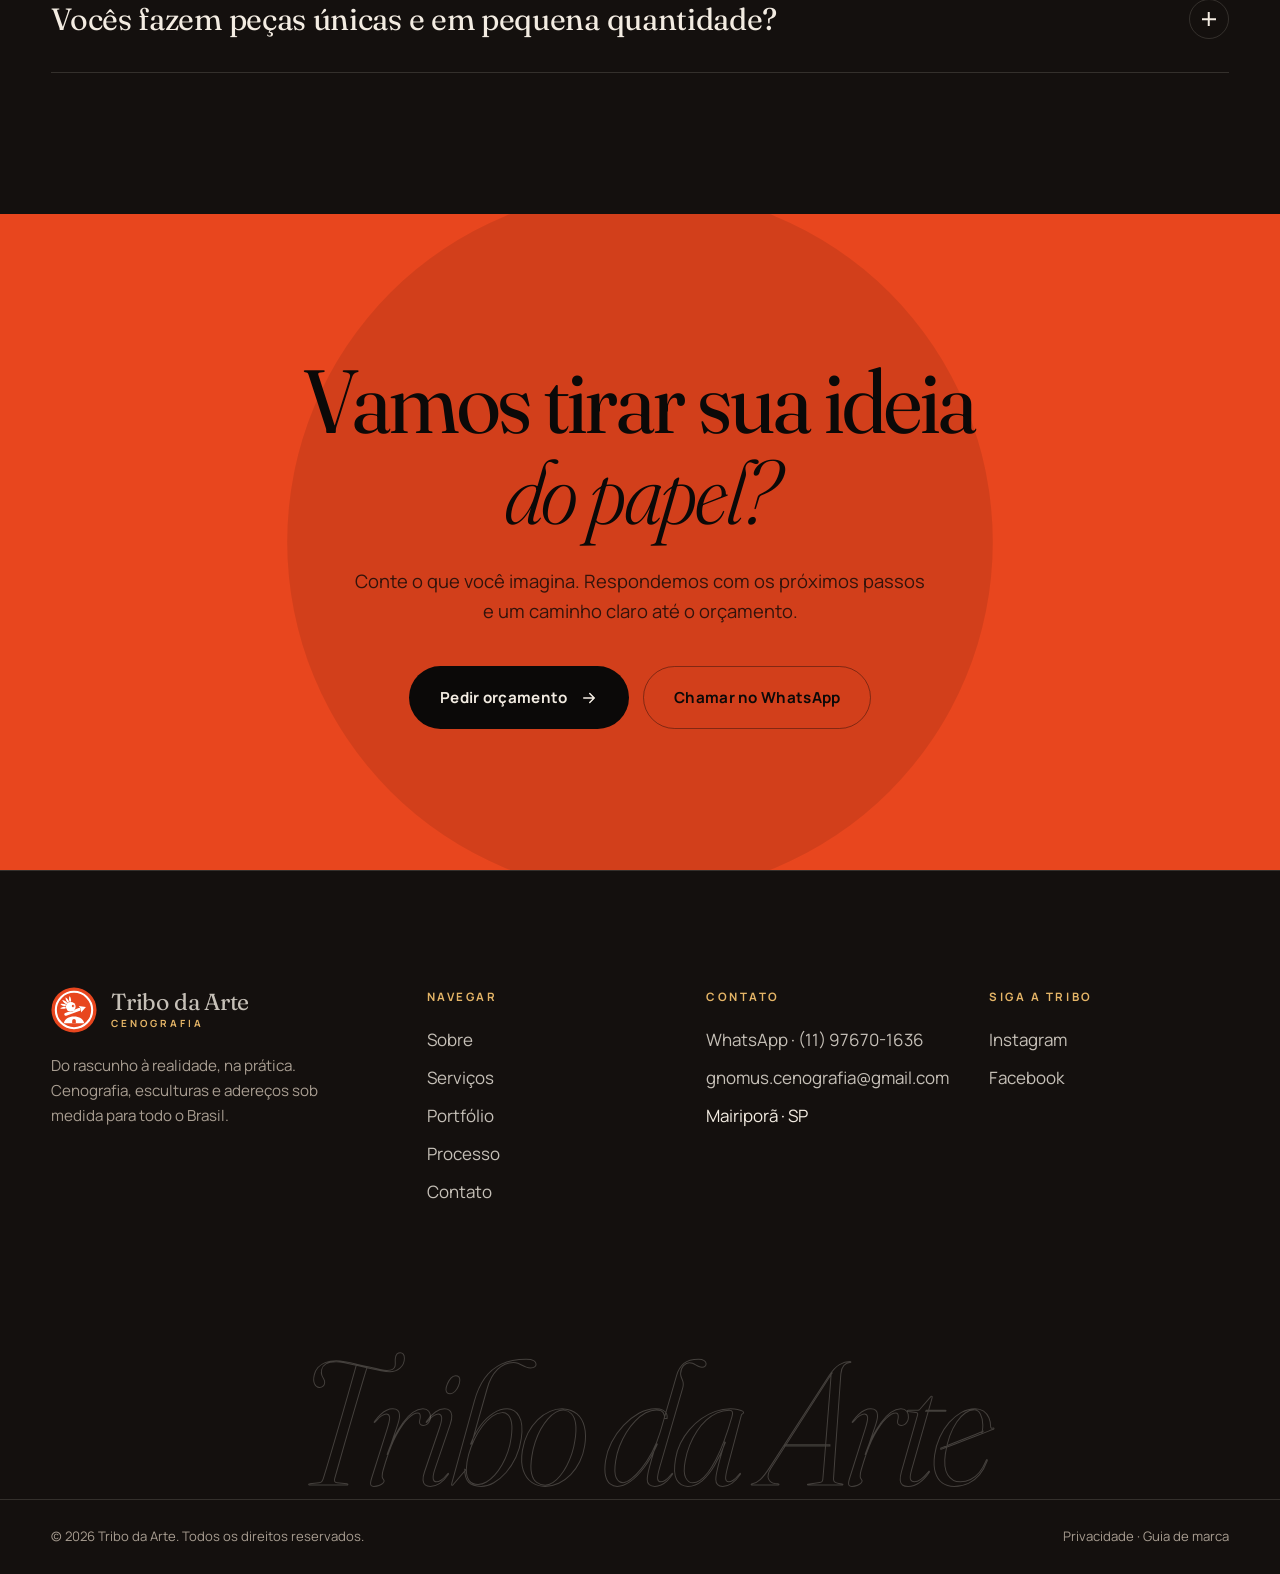
<file: servicos.html>
<!doctype html>
<html lang="pt-BR">
<head>
<meta charset="utf-8">
<meta name="viewport" content="width=device-width, initial-scale=1">
<title>Serviços | Tribo da Arte</title>
<meta name="description" content="Cenografia, esculturas e monumentos, mockups e adereços cenográficos sob medida para eventos, marcas, exposições, vitrines e produções audiovisuais.">
<meta name="theme-color" content="#0B0908">

<meta property="og:type" content="website">
<meta property="og:locale" content="pt_BR">
<meta property="og:site_name" content="Tribo da Arte">
<meta property="og:title" content="Serviços | Tribo da Arte">
<meta property="og:description" content="Cenografia, esculturas e monumentos, mockups e adereços cenográficos sob medida para eventos, marcas, exposições, vitrines e produções audiovisuais.">
<link rel="icon" href="assets/img/logo-mark.svg" type="image/svg+xml">
<link rel="icon" href="assets/img/favicon-32.png" sizes="32x32" type="image/png">
<link rel="apple-touch-icon" href="assets/img/apple-touch-icon.png">
<link rel="manifest" href="site.webmanifest">
<link rel="preconnect" href="https://fonts.googleapis.com">
<link rel="preconnect" href="https://fonts.gstatic.com" crossorigin>
<link href="https://fonts.googleapis.com/css2?family=Fraunces:ital,opsz,wght,SOFT@0,9..144,300..500,0..100;1,9..144,300..500,0..100&family=Manrope:wght@400;500;600;700;800&display=swap" rel="stylesheet">
<link rel="stylesheet" href="assets/css/style.css">
<script>document.documentElement.classList.add("js")</script>
<script type="application/ld+json">
{"@context":"https://schema.org","@type":"LocalBusiness","name":"Tribo da Arte","description":"Cenografia, esculturas, monumentos, mockups e adereços cenográficos sob medida.","image":"assets/img/logo-mark.svg","email":"gnomus.cenografia@gmail.com","telephone":"+5511976701636","address":{"@type":"PostalAddress","streetAddress":"Rua Antonio Bueno de Moraes, 123","addressLocality":"Mairiporã","addressRegion":"SP","postalCode":"07609-210","addressCountry":"BR"},"areaServed":"BR","sameAs":["https://www.instagram.com/tribo.da_arte/","https://www.facebook.com/tribodaarteproducoes/"]}
</script>
</head>
<body>
<a class="skip-link" href="#conteudo">Pular para o conteúdo</a>
<div class="preloader" aria-hidden="true"><img src="assets/img/logo-mark.svg" alt="" width="92" height="92"></div>
<div class="cursor" aria-hidden="true"></div>
<div class="scroll-progress" aria-hidden="true"></div>
<header class="site-header">
  <div class="container header-inner">
    <a class="brand" href="index.html" aria-label="Tribo da Arte — página inicial">
      <img src="assets/img/logo-mark.svg" alt="" width="46" height="46">
      <span class="brand-text"><span class="brand-name">Tribo da Arte</span><span class="brand-sub">Cenografia</span></span>
    </a>
    <button class="menu-toggle" type="button" aria-expanded="false" aria-controls="menu" aria-label="Abrir menu"><span></span><span></span></button>
    <nav class="nav" id="menu" aria-label="Principal">
        <a href="index.html">Início</a>
        <a href="sobre.html">Sobre</a>
        <a href="servicos.html" aria-current="page">Serviços</a>
        <a href="portfolio.html">Portfólio</a>
        <a href="processo.html">Processo</a>
        <a class="btn btn--primary" href="contato.html">Pedir orçamento <svg viewBox="0 0 24 24" fill="none" stroke="currentColor" stroke-width="2" stroke-linecap="round" stroke-linejoin="round" aria-hidden="true"><path d="M5 12h14M13 6l6 6-6 6"/></svg></a>
    </nav>
  </div>
</header>
<main id="conteudo">
<section class="page-hero">
  <div class="container">
    <p class="crumbs" data-reveal="fade"><a href="index.html">Início</a> &nbsp;/&nbsp; Serviços</p>
    <h1><span class="line"><span>Peças que dão <em>corpo</em> à ideia.</span></span></h1>
    <p class="lead" data-reveal data-delay=".2">Do objeto de cena ao monumento: trabalhamos em pequena e grande escala, sempre sob medida.</p>
  </div>
</section>
<section class="section--tight section"><div class="container">
<div class="svc-row" data-reveal><span class="no">01</span><div><h3>Cenografia</h3></div><div><p>Criamos e produzimos ambientes e cenários completos. Do conceito à montagem, cuidamos de cada elemento para que o espaço comunique a ideia certa.</p><div class="tags"><span class="tag-pill">Cenários</span><span class="tag-pill">Ambientação</span><span class="tag-pill">Montagem</span></div><p class="for">Ideal para</p><p>Eventos, exposições, ativações de marca e produções audiovisuais.</p></div></div>
<div class="svc-row" data-reveal><span class="no">02</span><div><h3>Esculturas &amp; monumentos</h3></div><div><p>Peças escultóricas de pequena a grande escala, produzidas sob medida, com atenção a acabamento, estrutura e transporte.</p><div class="tags"><span class="tag-pill">Esculturas</span><span class="tag-pill">Monumentos</span><span class="tag-pill">Grande escala</span></div><p class="for">Ideal para</p><p>Marcas, espaços comerciais, eventos, praças e instalações.</p></div></div>
<div class="svc-row" data-reveal><span class="no">03</span><div><h3>Mockups</h3></div><div><p>Representações tridimensionais fiéis ao design, em escala reduzida ou ampliada, para apresentar, lançar e vender conceitos e produtos.</p><div class="tags"><span class="tag-pill">Pequena escala</span><span class="tag-pill">Grande escala</span><span class="tag-pill">Protótipos visuais</span></div><p class="for">Ideal para</p><p>Lançamentos, ponto de venda, feiras e campanhas publicitárias.</p></div></div>
<div class="svc-row" data-reveal><span class="no">04</span><div><h3>Adereços &amp; peças especiais</h3></div><div><p>Adereços cenográficos e peças únicas, feitas sob medida para aparecer em cena e funcionar de verdade na produção.</p><div class="tags"><span class="tag-pill">Adereços</span><span class="tag-pill">Objetos de cena</span><span class="tag-pill">Peças sob medida</span></div><p class="for">Ideal para</p><p>Cinema, TV, publicidade, vitrines e espetáculos.</p></div></div>
</div></section>

<section class="section section--panel"><div class="container">
  <div class="section-head"><div><span class="eyebrow" data-reveal="fade">Dúvidas frequentes</span><h2 data-reveal>Antes de <em>começar.</em></h2></div></div>
  <div class="faq">
    <details data-reveal><summary>Vocês atendem fora de São Paulo? <i></i></summary><div class="ans">Sim. Nosso ateliê fica em Mairiporã (SP), mas atendemos projetos em todo o Brasil, com planejamento de transporte e instalação.</div></details>
    <details data-reveal><summary>Como funciona o orçamento? <i></i></summary><div class="ans">Você conta a ideia pelo formulário ou pelo WhatsApp. Entendemos escopo, medidas, prazo e local de entrega, e retornamos com a proposta.</div></details>
    <details data-reveal><summary>Posso levar só um desenho ou referência? <i></i></summary><div class="ans">Pode. Muitos projetos começam com um rascunho, uma imagem ou apenas uma ideia. Ajudamos a transformar isso em projeto.</div></details>
    <details data-reveal><summary>Qual o prazo de produção? <i></i></summary><div class="ans">Depende do tamanho, da complexidade e da data do seu evento ou produção. Informe o prazo desejado no contato para avaliarmos a viabilidade.</div></details>
    <details data-reveal><summary>Vocês fazem peças únicas e em pequena quantidade? <i></i></summary><div class="ans">Sim. Trabalhamos sob medida, de uma peça única a conjuntos de adereços para uma produção inteira.</div></details>
  </div>
</div></section>
<section class="section cta">
  <div class="container">
    <h2 data-reveal>Vamos tirar sua ideia <em>do papel?</em></h2>
    <p data-reveal data-delay=".1">Conte o que você imagina. Respondemos com os próximos passos e um caminho claro até o orçamento.</p>
    <div class="btn-row" data-reveal data-delay=".2">
      <a class="btn btn--primary" href="contato.html">Pedir orçamento <svg viewBox="0 0 24 24" fill="none" stroke="currentColor" stroke-width="2" stroke-linecap="round" stroke-linejoin="round" aria-hidden="true"><path d="M5 12h14M13 6l6 6-6 6"/></svg></a>
      <a class="btn btn--ghost" href="https://wa.me/5511976701636?text=Ol%C3%A1!%20Gostaria%20de%20falar%20sobre%20um%20projeto." target="_blank" rel="noopener">Chamar no WhatsApp</a>
    </div>
  </div>
</section>
</main>
<footer class="site-footer">
  <div class="container">
    <div class="footer-grid">
      <div class="footer-brand">
        <a class="brand" href="index.html" aria-label="Tribo da Arte"><img src="assets/img/logo-mark.svg" alt="" width="56" height="56"><span class="brand-text"><span class="brand-name">Tribo da Arte</span><span class="brand-sub">Cenografia</span></span></a>
        <p>Do rascunho à realidade, na prática. Cenografia, esculturas e adereços sob medida para todo o Brasil.</p>
      </div>
      <div><h4>Navegar</h4><ul>
        <li><a href="sobre.html">Sobre</a></li><li><a href="servicos.html">Serviços</a></li><li><a href="portfolio.html">Portfólio</a></li><li><a href="processo.html">Processo</a></li><li><a href="contato.html">Contato</a></li></ul></div>
      <div><h4>Contato</h4><ul>
        <li><a href="https://wa.me/5511976701636?text=Ol%C3%A1!%20Vim%20pelo%20site%20da%20Tribo%20da%20Arte." target="_blank" rel="noopener">WhatsApp · (11) 97670-1636</a></li>
        <li><a href="mailto:gnomus.cenografia@gmail.com">gnomus.cenografia@gmail.com</a></li>
        <li>Mairiporã · SP</li></ul></div>
      <div><h4>Siga a tribo</h4><ul>
        <li><a href="https://www.instagram.com/tribo.da_arte/" target="_blank" rel="noopener">Instagram</a></li>
        <li><a href="https://www.facebook.com/tribodaarteproducoes/" target="_blank" rel="noopener">Facebook</a></li></ul></div>
    </div>
  </div>
  <div class="footer-big" aria-hidden="true">Tribo da Arte</div>
  <div class="container footer-bottom">
    <span>© <span data-year>2026</span> Tribo da Arte. Todos os direitos reservados.</span>
    <span><a href="privacidade.html">Privacidade</a> · <a href="marca.html">Guia de marca</a></span>
  </div>
</footer>
<a class="wa-float" href="https://wa.me/5511976701636?text=Ol%C3%A1!%20Vim%20pelo%20site%20da%20Tribo%20da%20Arte%20e%20gostaria%20de%20falar%20sobre%20um%20projeto." target="_blank" rel="noopener" aria-label="Falar no WhatsApp"><svg viewBox="0 0 24 24" aria-hidden="true"><path d="M12.04 2a9.9 9.9 0 0 0-8.5 14.9L2 22l5.25-1.38A9.9 9.9 0 1 0 12.04 2Zm5.8 14.1c-.25.7-1.4 1.34-1.95 1.4-.5.06-1.13.09-1.82-.12-.42-.13-.96-.31-1.65-.6-2.9-1.25-4.8-4.17-4.94-4.36-.14-.19-1.18-1.57-1.18-3s.75-2.13 1.02-2.42c.26-.29.57-.36.76-.36h.55c.18 0 .42-.07.65.5.25.58.84 2.02.91 2.17.07.15.12.32.02.51-.1.2-.15.32-.29.5l-.44.5c-.15.15-.3.31-.13.6.17.3.77 1.27 1.65 2.05 1.13 1 2.09 1.32 2.39 1.47.3.14.47.12.64-.07.18-.2.74-.86.94-1.16.2-.3.4-.25.67-.15.27.1 1.72.81 2.01.96.3.15.49.22.56.34.07.12.07.7-.18 1.4Z"/></svg></a>
<script src="assets/js/projetos.js"></script>
<script src="assets/js/main.js"></script>
</body>
</html>
</file>
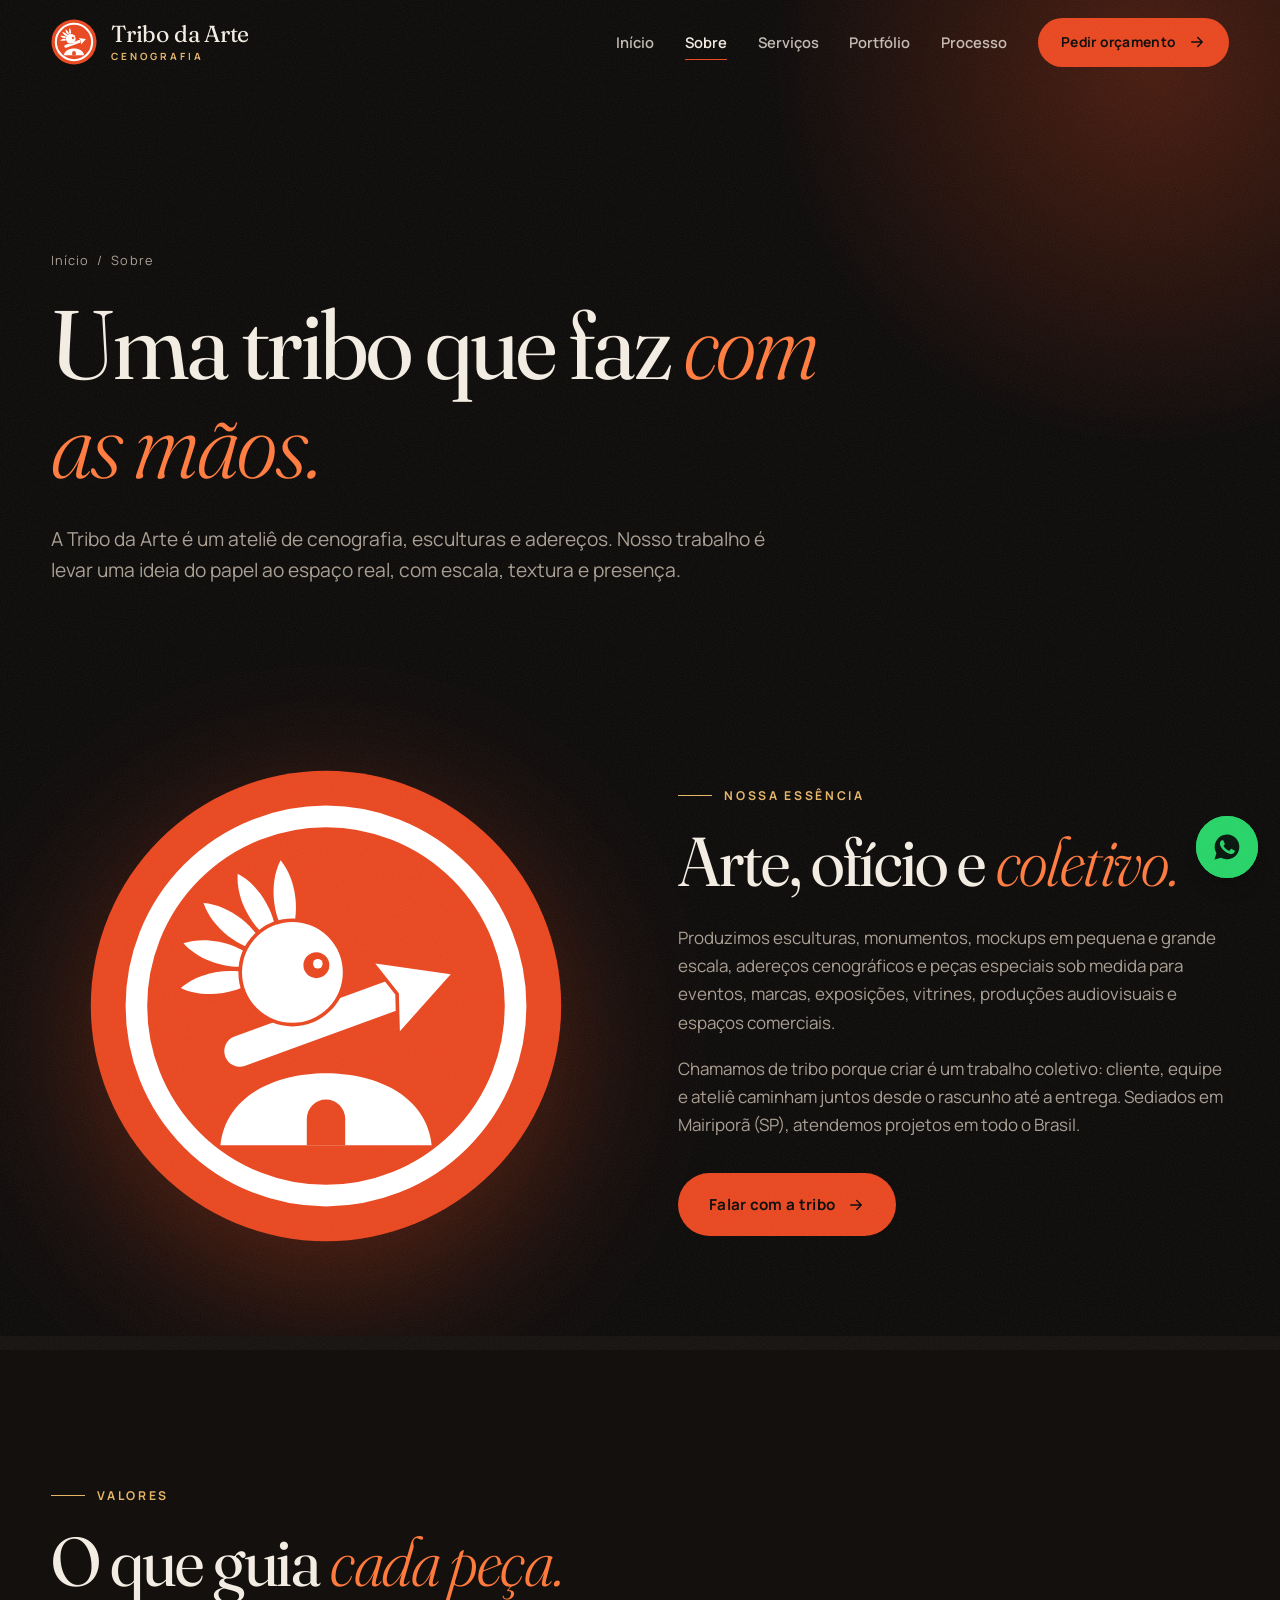
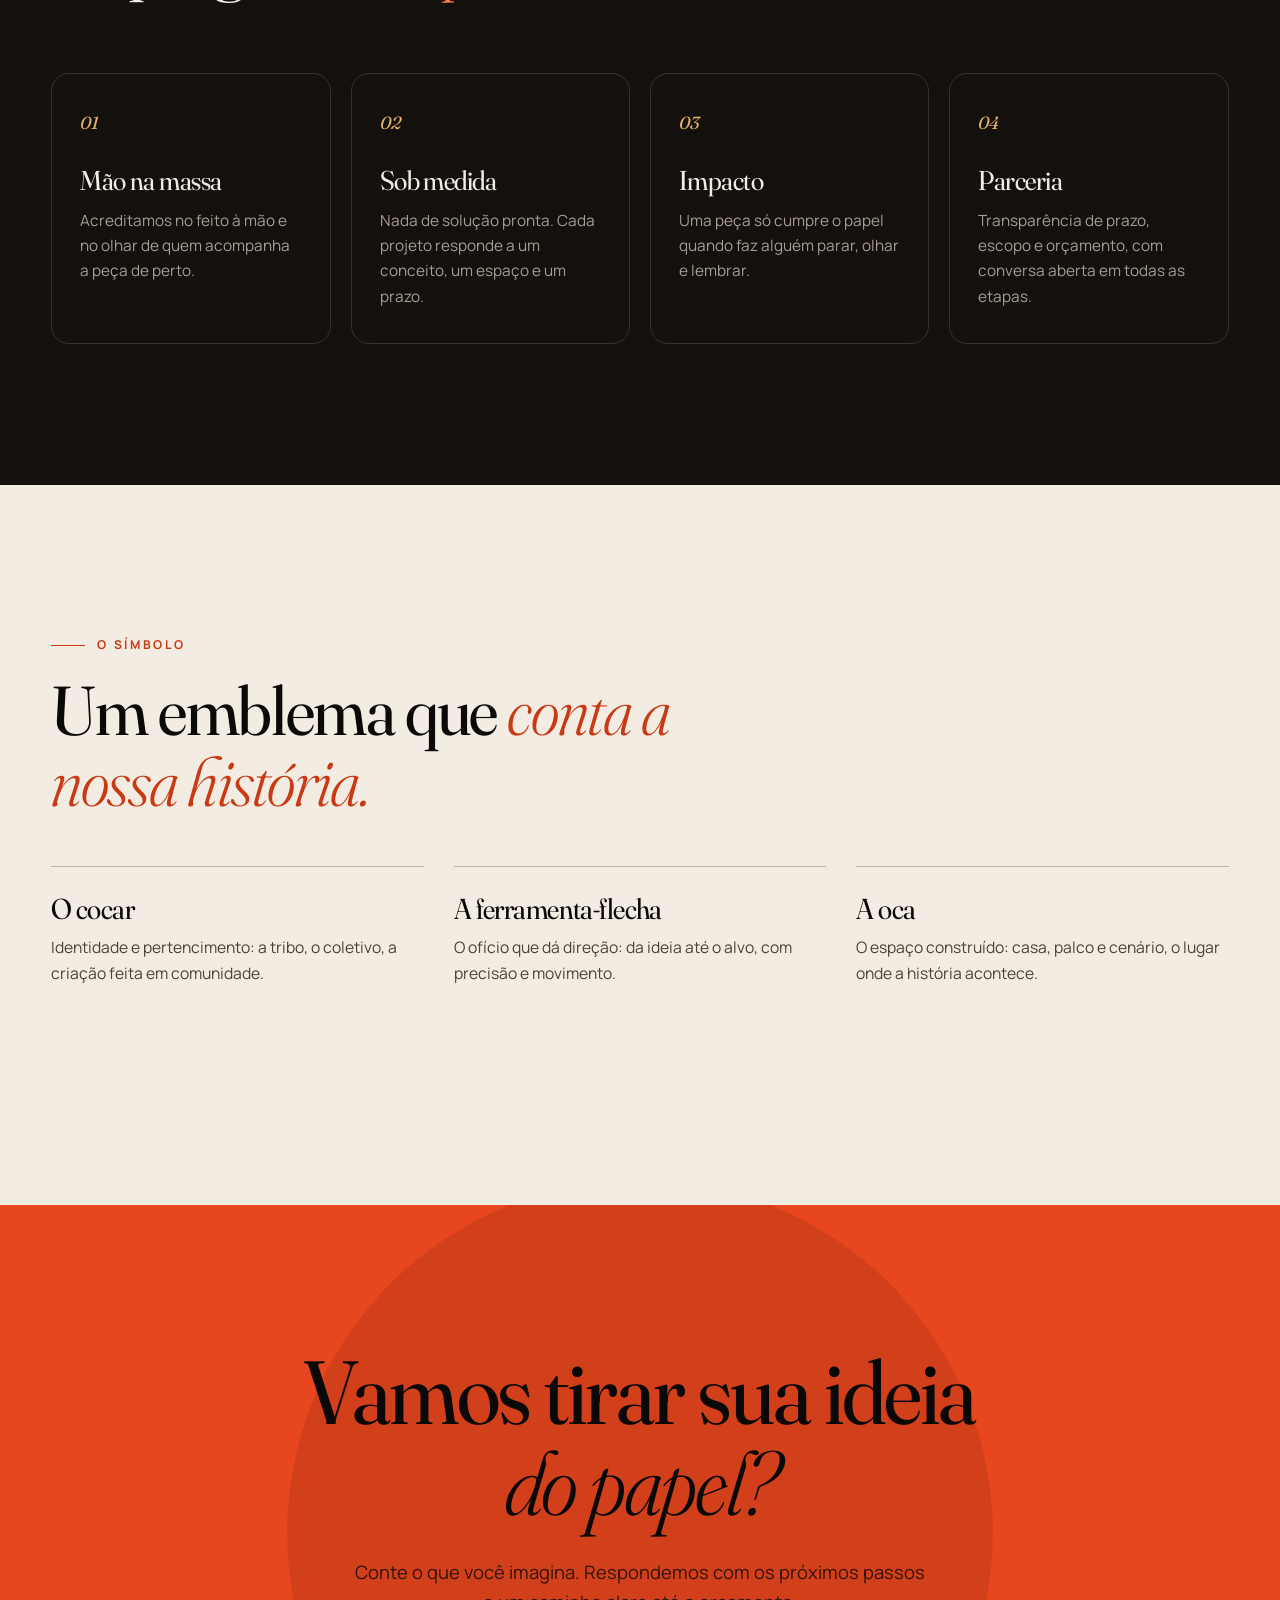
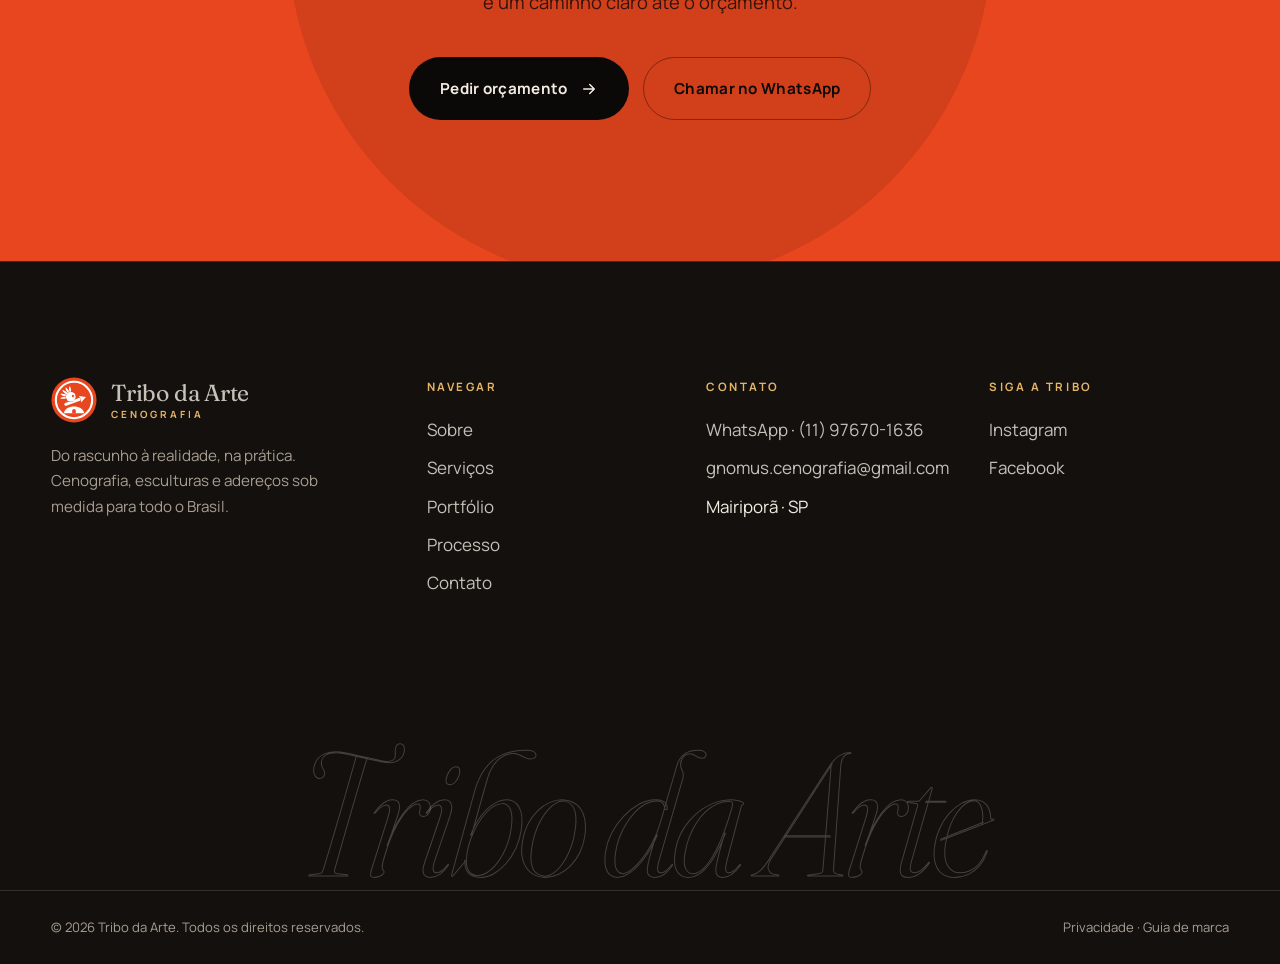
<file: sobre.html>
<!doctype html>
<html lang="pt-BR">
<head>
<meta charset="utf-8">
<meta name="viewport" content="width=device-width, initial-scale=1">
<title>Sobre | Tribo da Arte</title>
<meta name="description" content="Conheça a Tribo da Arte: um ateliê de cenografia, esculturas e adereços que transforma ideias em cenários de impacto, com atendimento em todo o Brasil.">
<meta name="theme-color" content="#0B0908">

<meta property="og:type" content="website">
<meta property="og:locale" content="pt_BR">
<meta property="og:site_name" content="Tribo da Arte">
<meta property="og:title" content="Sobre | Tribo da Arte">
<meta property="og:description" content="Conheça a Tribo da Arte: um ateliê de cenografia, esculturas e adereços que transforma ideias em cenários de impacto, com atendimento em todo o Brasil.">
<link rel="icon" href="assets/img/logo-mark.svg" type="image/svg+xml">
<link rel="icon" href="assets/img/favicon-32.png" sizes="32x32" type="image/png">
<link rel="apple-touch-icon" href="assets/img/apple-touch-icon.png">
<link rel="manifest" href="site.webmanifest">
<link rel="preconnect" href="https://fonts.googleapis.com">
<link rel="preconnect" href="https://fonts.gstatic.com" crossorigin>
<link href="https://fonts.googleapis.com/css2?family=Fraunces:ital,opsz,wght,SOFT@0,9..144,300..500,0..100;1,9..144,300..500,0..100&family=Manrope:wght@400;500;600;700;800&display=swap" rel="stylesheet">
<link rel="stylesheet" href="assets/css/style.css">
<script>document.documentElement.classList.add("js")</script>
<script type="application/ld+json">
{"@context":"https://schema.org","@type":"LocalBusiness","name":"Tribo da Arte","description":"Cenografia, esculturas, monumentos, mockups e adereços cenográficos sob medida.","image":"assets/img/logo-mark.svg","email":"gnomus.cenografia@gmail.com","telephone":"+5511976701636","address":{"@type":"PostalAddress","streetAddress":"Rua Antonio Bueno de Moraes, 123","addressLocality":"Mairiporã","addressRegion":"SP","postalCode":"07609-210","addressCountry":"BR"},"areaServed":"BR","sameAs":["https://www.instagram.com/tribo.da_arte/","https://www.facebook.com/tribodaarteproducoes/"]}
</script>
</head>
<body>
<a class="skip-link" href="#conteudo">Pular para o conteúdo</a>
<div class="preloader" aria-hidden="true"><img src="assets/img/logo-mark.svg" alt="" width="92" height="92"></div>
<div class="cursor" aria-hidden="true"></div>
<div class="scroll-progress" aria-hidden="true"></div>
<header class="site-header">
  <div class="container header-inner">
    <a class="brand" href="index.html" aria-label="Tribo da Arte — página inicial">
      <img src="assets/img/logo-mark.svg" alt="" width="46" height="46">
      <span class="brand-text"><span class="brand-name">Tribo da Arte</span><span class="brand-sub">Cenografia</span></span>
    </a>
    <button class="menu-toggle" type="button" aria-expanded="false" aria-controls="menu" aria-label="Abrir menu"><span></span><span></span></button>
    <nav class="nav" id="menu" aria-label="Principal">
        <a href="index.html">Início</a>
        <a href="sobre.html" aria-current="page">Sobre</a>
        <a href="servicos.html">Serviços</a>
        <a href="portfolio.html">Portfólio</a>
        <a href="processo.html">Processo</a>
        <a class="btn btn--primary" href="contato.html">Pedir orçamento <svg viewBox="0 0 24 24" fill="none" stroke="currentColor" stroke-width="2" stroke-linecap="round" stroke-linejoin="round" aria-hidden="true"><path d="M5 12h14M13 6l6 6-6 6"/></svg></a>
    </nav>
  </div>
</header>
<main id="conteudo">
<section class="page-hero">
  <div class="container">
    <p class="crumbs" data-reveal="fade"><a href="index.html">Início</a> &nbsp;/&nbsp; Sobre</p>
    <h1><span class="line"><span>Uma tribo que faz <em>com as mãos.</em></span></span></h1>
    <p class="lead" data-reveal data-delay=".2">A Tribo da Arte é um ateliê de cenografia, esculturas e adereços. Nosso trabalho é levar uma ideia do papel ao espaço real, com escala, textura e presença.</p>
  </div>
</section>

<section class="section--tight section">
  <div class="container split">
    <div class="big-seal" data-reveal="scale"><img src="assets/img/logo-mark.svg" alt="Emblema da Tribo da Arte" width="480" height="480"></div>
    <div class="body">
      <span class="eyebrow" data-reveal="fade">Nossa essência</span>
      <h2 data-reveal style="margin:20px 0 28px">Arte, ofício e <em>coletivo.</em></h2>
      <p data-reveal>Produzimos esculturas, monumentos, mockups em pequena e grande escala, adereços cenográficos e peças especiais sob medida para eventos, marcas, exposições, vitrines, produções audiovisuais e espaços comerciais.</p>
      <p data-reveal>Chamamos de tribo porque criar é um trabalho coletivo: cliente, equipe e ateliê caminham juntos desde o rascunho até a entrega. Sediados em Mairiporã (SP), atendemos projetos em todo o Brasil.</p>
      <div class="btn-row" style="margin-top:34px" data-reveal><a class="btn btn--primary" href="contato.html">Falar com a tribo <svg viewBox="0 0 24 24" fill="none" stroke="currentColor" stroke-width="2" stroke-linecap="round" stroke-linejoin="round" aria-hidden="true"><path d="M5 12h14M13 6l6 6-6 6"/></svg></a></div>
    </div>
  </div>
</section>

<section class="section section--panel">
  <div class="container">
    <div class="section-head"><div><span class="eyebrow" data-reveal="fade">Valores</span><h2 data-reveal>O que guia <em>cada peça.</em></h2></div></div>
    <div class="values">
      <div class="value" data-reveal><i>01</i><h3>Mão na massa</h3><p>Acreditamos no feito à mão e no olhar de quem acompanha a peça de perto.</p></div>
      <div class="value" data-reveal data-delay=".08"><i>02</i><h3>Sob medida</h3><p>Nada de solução pronta. Cada projeto responde a um conceito, um espaço e um prazo.</p></div>
      <div class="value" data-reveal data-delay=".16"><i>03</i><h3>Impacto</h3><p>Uma peça só cumpre o papel quando faz alguém parar, olhar e lembrar.</p></div>
      <div class="value" data-reveal data-delay=".24"><i>04</i><h3>Parceria</h3><p>Transparência de prazo, escopo e orçamento, com conversa aberta em todas as etapas.</p></div>
    </div>
  </div>
</section>

<section class="section section--light">
  <div class="container">
    <span class="eyebrow" data-reveal="fade">O símbolo</span>
    <h2 data-reveal style="margin:20px 0 0;max-width:18ch">Um emblema que <em>conta a nossa história.</em></h2>
    <div class="symbol-grid">
      <div class="symbol-item" data-reveal><h3>O cocar</h3><p>Identidade e pertencimento: a tribo, o coletivo, a criação feita em comunidade.</p></div>
      <div class="symbol-item" data-reveal data-delay=".1"><h3>A ferramenta-flecha</h3><p>O ofício que dá direção: da ideia até o alvo, com precisão e movimento.</p></div>
      <div class="symbol-item" data-reveal data-delay=".2"><h3>A oca</h3><p>O espaço construído: casa, palco e cenário, o lugar onde a história acontece.</p></div>
    </div>
    <p style="margin-top:44px" data-reveal><a class="link-arrow" href="marca.html">Ver a evolução da marca <svg viewBox="0 0 24 24" fill="none" stroke="currentColor" stroke-width="2" stroke-linecap="round" stroke-linejoin="round" aria-hidden="true"><path d="M5 12h14M13 6l6 6-6 6"/></svg></a></p>
  </div>
</section>

<section class="section cta">
  <div class="container">
    <h2 data-reveal>Vamos tirar sua ideia <em>do papel?</em></h2>
    <p data-reveal data-delay=".1">Conte o que você imagina. Respondemos com os próximos passos e um caminho claro até o orçamento.</p>
    <div class="btn-row" data-reveal data-delay=".2">
      <a class="btn btn--primary" href="contato.html">Pedir orçamento <svg viewBox="0 0 24 24" fill="none" stroke="currentColor" stroke-width="2" stroke-linecap="round" stroke-linejoin="round" aria-hidden="true"><path d="M5 12h14M13 6l6 6-6 6"/></svg></a>
      <a class="btn btn--ghost" href="https://wa.me/5511976701636?text=Ol%C3%A1!%20Gostaria%20de%20falar%20sobre%20um%20projeto." target="_blank" rel="noopener">Chamar no WhatsApp</a>
    </div>
  </div>
</section>
</main>
<footer class="site-footer">
  <div class="container">
    <div class="footer-grid">
      <div class="footer-brand">
        <a class="brand" href="index.html" aria-label="Tribo da Arte"><img src="assets/img/logo-mark.svg" alt="" width="56" height="56"><span class="brand-text"><span class="brand-name">Tribo da Arte</span><span class="brand-sub">Cenografia</span></span></a>
        <p>Do rascunho à realidade, na prática. Cenografia, esculturas e adereços sob medida para todo o Brasil.</p>
      </div>
      <div><h4>Navegar</h4><ul>
        <li><a href="sobre.html">Sobre</a></li><li><a href="servicos.html">Serviços</a></li><li><a href="portfolio.html">Portfólio</a></li><li><a href="processo.html">Processo</a></li><li><a href="contato.html">Contato</a></li></ul></div>
      <div><h4>Contato</h4><ul>
        <li><a href="https://wa.me/5511976701636?text=Ol%C3%A1!%20Vim%20pelo%20site%20da%20Tribo%20da%20Arte." target="_blank" rel="noopener">WhatsApp · (11) 97670-1636</a></li>
        <li><a href="mailto:gnomus.cenografia@gmail.com">gnomus.cenografia@gmail.com</a></li>
        <li>Mairiporã · SP</li></ul></div>
      <div><h4>Siga a tribo</h4><ul>
        <li><a href="https://www.instagram.com/tribo.da_arte/" target="_blank" rel="noopener">Instagram</a></li>
        <li><a href="https://www.facebook.com/tribodaarteproducoes/" target="_blank" rel="noopener">Facebook</a></li></ul></div>
    </div>
  </div>
  <div class="footer-big" aria-hidden="true">Tribo da Arte</div>
  <div class="container footer-bottom">
    <span>© <span data-year>2026</span> Tribo da Arte. Todos os direitos reservados.</span>
    <span><a href="privacidade.html">Privacidade</a> · <a href="marca.html">Guia de marca</a></span>
  </div>
</footer>
<a class="wa-float" href="https://wa.me/5511976701636?text=Ol%C3%A1!%20Vim%20pelo%20site%20da%20Tribo%20da%20Arte%20e%20gostaria%20de%20falar%20sobre%20um%20projeto." target="_blank" rel="noopener" aria-label="Falar no WhatsApp"><svg viewBox="0 0 24 24" aria-hidden="true"><path d="M12.04 2a9.9 9.9 0 0 0-8.5 14.9L2 22l5.25-1.38A9.9 9.9 0 1 0 12.04 2Zm5.8 14.1c-.25.7-1.4 1.34-1.95 1.4-.5.06-1.13.09-1.82-.12-.42-.13-.96-.31-1.65-.6-2.9-1.25-4.8-4.17-4.94-4.36-.14-.19-1.18-1.57-1.18-3s.75-2.13 1.02-2.42c.26-.29.57-.36.76-.36h.55c.18 0 .42-.07.65.5.25.58.84 2.02.91 2.17.07.15.12.32.02.51-.1.2-.15.32-.29.5l-.44.5c-.15.15-.3.31-.13.6.17.3.77 1.27 1.65 2.05 1.13 1 2.09 1.32 2.39 1.47.3.14.47.12.64-.07.18-.2.74-.86.94-1.16.2-.3.4-.25.67-.15.27.1 1.72.81 2.01.96.3.15.49.22.56.34.07.12.07.7-.18 1.4Z"/></svg></a>
<script src="assets/js/projetos.js"></script>
<script src="assets/js/main.js"></script>
</body>
</html>
</file>
<file: assets/css/style.css>
/* ==========================================================================
   TRIBO DA ARTE — Design System v2
   Para trocar cores/fontes do site inteiro, edite apenas as variáveis abaixo.
   ========================================================================== */

:root {
  /* Marca */
  --urucum: #E8461E;      /* cor primária (herdada do selo original) */
  --urucum-deep: #C93A14; /* para textos pequenos sobre fundo claro */
  --brasa: #FF7A3D;       /* destaque / hover */
  --argila: #8F3318;      /* terracota profundo */
  --ouro: #E5B567;        /* filetes e detalhes premium */
  --carvao: #0B0908;      /* fundo principal */
  --carvao-2: #14100E;    /* superfícies */
  --carvao-3: #1D1815;    /* superfícies elevadas */
  --areia: #F3ECE2;       /* texto / seções claras */
  --areia-2: #E8DFD2;
  --muted: #A89D91;
  --line: rgba(243, 236, 226, .14);

  /* Tipografia */
  --font-display: "Fraunces", Georgia, "Times New Roman", serif;
  --font-body: "Manrope", system-ui, -apple-system, "Segoe UI", Roboto, sans-serif;

  /* Escala */
  --gutter: clamp(20px, 4vw, 56px);
  --maxw: 1360px;
  --radius: 18px;
  --ease: cubic-bezier(.22, 1, .36, 1);
}

*, *::before, *::after { box-sizing: border-box; }
html { scroll-behavior: smooth; -webkit-text-size-adjust: 100%; }
body {
  margin: 0;
  background: var(--carvao);
  color: var(--areia);
  font-family: var(--font-body);
  font-size: 17px;
  line-height: 1.65;
  -webkit-font-smoothing: antialiased;
  text-rendering: optimizeLegibility;
  overflow-x: hidden;
}
img, svg, video { max-width: 100%; display: block; }
a { color: inherit; text-decoration: none; }
button { font: inherit; color: inherit; cursor: pointer; }
ul { margin: 0; padding: 0; list-style: none; }
h1, h2, h3, h4, p { margin: 0; }
::selection { background: var(--urucum); color: var(--carvao); }

:focus-visible { outline: 2px solid var(--ouro); outline-offset: 3px; border-radius: 6px; }

.skip-link {
  position: fixed; left: 16px; top: -60px; z-index: 1000;
  background: var(--urucum); color: var(--carvao); padding: 12px 18px; border-radius: 10px; font-weight: 700;
  transition: top .2s;
}
.skip-link:focus { top: 16px; }

.container { width: 100%; max-width: var(--maxw); margin-inline: auto; padding-inline: var(--gutter); }
.section { padding-block: clamp(80px, 11vw, 160px); position: relative; }
.section--tight { padding-block: clamp(56px, 7vw, 100px); }
.section--light { background: var(--areia); color: var(--carvao); }
.section--light .muted { color: #5b5249; }
.section--panel { background: var(--carvao-2); }

/* Grão cinematográfico */
body::after {
  content: ""; position: fixed; inset: -50%; z-index: 900; pointer-events: none; opacity: .07;
  background-image: url("data:image/svg+xml;utf8,<svg xmlns='http://www.w3.org/2000/svg' width='220' height='220'><filter id='n'><feTurbulence type='fractalNoise' baseFrequency='.85' numOctaves='2' stitchTiles='stitch'/><feColorMatrix values='0 0 0 0 1  0 0 0 0 1  0 0 0 0 1  0 0 0 .9 0'/></filter><rect width='100%' height='100%' filter='url(%23n)'/></svg>");
  animation: grain 1.2s steps(6) infinite;
}
@keyframes grain {
  0% { transform: translate(0, 0); } 20% { transform: translate(-3%, 2%); } 40% { transform: translate(2%, -3%); }
  60% { transform: translate(-2%, -1%); } 80% { transform: translate(3%, 3%); } 100% { transform: translate(0, 0); }
}

/* ---------- Tipografia ---------- */
.display, h1, h2, h3 { font-family: var(--font-display); font-weight: 400; letter-spacing: -.02em; line-height: 1.02; font-variation-settings: "opsz" 144, "SOFT" 30; }
h1 { font-size: clamp(2.8rem, 8.4vw, 8.2rem); }
h2 { font-size: clamp(2.2rem, 5.4vw, 5rem); }
h3 { font-size: clamp(1.5rem, 2.4vw, 2.1rem); line-height: 1.12; }
em, .em { font-style: italic; color: var(--brasa); font-weight: 300; }
.section--light em { color: var(--urucum-deep); }
.eyebrow {
  display: inline-flex; align-items: center; gap: 12px;
  font-size: .76rem; font-weight: 700; letter-spacing: .22em; text-transform: uppercase; color: var(--ouro);
}
.eyebrow::before { content: ""; width: 34px; height: 1px; background: currentColor; }
.section--light .eyebrow { color: var(--urucum-deep); }
.lead { font-size: clamp(1.08rem, 1.5vw, 1.35rem); color: var(--muted); max-width: 60ch; }
.section--light .lead { color: #4a4239; }
.muted { color: var(--muted); }

/* ---------- Botões ---------- */
.btn {
  --pad-y: 18px; --pad-x: 30px;
  position: relative; display: inline-flex; align-items: center; justify-content: center; gap: 12px;
  padding: var(--pad-y) var(--pad-x); border-radius: 999px; border: 1px solid transparent;
  font-weight: 700; font-size: .95rem; letter-spacing: .02em; overflow: hidden; isolation: isolate;
  transition: transform .5s var(--ease), color .4s, background .4s, border-color .4s;
  will-change: transform;
}
.btn svg { width: 18px; height: 18px; transition: transform .5s var(--ease); }
.btn:hover svg { transform: translateX(5px); }
.btn--primary { background: var(--urucum); color: var(--carvao); }
.btn--primary::before {
  content: ""; position: absolute; inset: 0; z-index: -1; background: var(--areia);
  transform: translateY(101%); transition: transform .5s var(--ease); border-radius: inherit;
}
.btn--primary:hover::before { transform: translateY(0); }
.btn--ghost { border-color: var(--line); color: var(--areia); background: transparent; }
.btn--ghost:hover { border-color: var(--areia); background: rgba(243, 236, 226, .06); }
.btn--dark { background: var(--carvao); color: var(--areia); }
.btn--dark:hover { background: var(--urucum); color: var(--carvao); }
.btn--wa { background: #1fae5b; color: #04140a; }
.btn--wa:hover { background: #25d366; }
.btn-row { display: flex; flex-wrap: wrap; gap: 14px; }
.link-arrow { flex: none; white-space: nowrap; display: inline-flex; align-items: center; gap: 10px; font-weight: 700; border-bottom: 1px solid currentColor; padding-bottom: 4px; transition: gap .4s var(--ease), color .3s; }
.link-arrow:hover { gap: 18px; color: var(--brasa); }

/* ---------- Header ---------- */
.site-header {
  position: fixed; inset: 0 0 auto 0; z-index: 800;
  transition: transform .6s var(--ease), background .4s, backdrop-filter .4s, border-color .4s;
  border-bottom: 1px solid transparent;
}
.site-header.is-scrolled { background: rgba(11, 9, 8, .72); backdrop-filter: blur(18px) saturate(1.3); -webkit-backdrop-filter: blur(18px) saturate(1.3); border-color: var(--line); }
.site-header.is-hidden { transform: translateY(-100%); }
.header-inner { display: flex; align-items: center; justify-content: space-between; height: 84px; }
.brand { display: flex; align-items: center; gap: 14px; }
.brand img { width: 46px; height: 46px; transition: transform .8s var(--ease); }
.brand:hover img { transform: rotate(-25deg) scale(1.06); }
.brand-text { display: flex; flex-direction: column; line-height: 1; }
.brand-name { font-family: var(--font-display); font-size: 1.45rem; letter-spacing: -.01em; }
.brand-sub { font-size: .62rem; letter-spacing: .3em; text-transform: uppercase; color: var(--ouro); margin-top: 6px; font-weight: 700; }
.nav { display: flex; align-items: center; gap: clamp(18px, 2.4vw, 38px); }
.nav a:not(.btn) { position: relative; font-size: .92rem; font-weight: 600; color: rgba(243, 236, 226, .78); padding: 6px 0; transition: color .3s; }
.nav a:not(.btn)::after { content: ""; position: absolute; left: 0; right: 0; bottom: 0; height: 1px; background: var(--urucum); transform: scaleX(0); transform-origin: right; transition: transform .5s var(--ease); }
.nav a:not(.btn):hover, .nav a[aria-current="page"] { color: var(--areia); }
.nav a:not(.btn):hover::after, .nav a[aria-current="page"]::after { transform: scaleX(1); transform-origin: left; }
.nav .btn { --pad-y: 12px; --pad-x: 22px; font-size: .86rem; }
.menu-toggle { display: none; width: 48px; height: 48px; border-radius: 50%; border: 1px solid var(--line); background: transparent; position: relative; z-index: 850; }
.menu-toggle span { position: absolute; left: 14px; right: 14px; height: 1.5px; background: var(--areia); transition: transform .5s var(--ease), top .5s var(--ease), opacity .3s; }
.menu-toggle span:nth-child(1) { top: 19px; } .menu-toggle span:nth-child(2) { top: 28px; }
.menu-open .menu-toggle span:nth-child(1) { top: 23.5px; transform: rotate(45deg); }
.menu-open .menu-toggle span:nth-child(2) { top: 23.5px; transform: rotate(-45deg); }
.scroll-progress { position: fixed; top: 0; left: 0; height: 2px; width: 100%; background: linear-gradient(90deg, var(--urucum), var(--ouro)); transform-origin: left; transform: scaleX(0); z-index: 950; }

@media (max-width: 980px) {
  .menu-toggle { display: block; }
  .nav {
    position: fixed; inset: 0; z-index: 840; flex-direction: column; align-items: flex-start; justify-content: center; gap: 6px;
    padding: 110px var(--gutter) 40px; background: var(--carvao); clip-path: circle(0% at calc(100% - 48px) 42px); transition: clip-path .9s var(--ease); pointer-events: none;
  }
  .menu-open .nav { clip-path: circle(150% at calc(100% - 48px) 42px); pointer-events: auto; }
  .nav a:not(.btn) { font-family: var(--font-display); font-size: clamp(2.2rem, 9vw, 3.4rem); line-height: 1.15; color: var(--areia); }
  .nav .btn { margin-top: 26px; --pad-y: 18px; --pad-x: 30px; font-size: .95rem; }
  .menu-open { overflow: hidden; }
}

/* ---------- Preloader ---------- */
.preloader { display: none; }
.js .preloader { display: grid; place-items: center; position: fixed; inset: 0; z-index: 2000; background: var(--carvao); transition: opacity .7s .1s, visibility .7s .1s; }
.preloader img { width: 92px; height: 92px; animation: spin-in 1.6s var(--ease) infinite alternate; }
@keyframes spin-in { from { transform: rotate(-40deg) scale(.86); opacity: .5; } to { transform: rotate(0) scale(1); opacity: 1; } }
.is-loaded .preloader { opacity: 0; visibility: hidden; }

/* ---------- Cursor personalizado ---------- */
.cursor { display: none; }
@media (pointer: fine) and (prefers-reduced-motion: no-preference) {
  .js .cursor { display: block; position: fixed; left: 0; top: 0; width: 38px; height: 38px; margin: -19px 0 0 -19px; border: 1px solid rgba(243, 236, 226, .6); border-radius: 50%; z-index: 1500; pointer-events: none; transition: width .35s var(--ease), height .35s var(--ease), margin .35s var(--ease), background .3s, border-color .3s, opacity .3s; mix-blend-mode: difference; opacity: 0; }
  .js .cursor.is-on { opacity: 1; }
  .js .cursor.is-hover { width: 74px; height: 74px; margin: -37px 0 0 -37px; background: rgba(243, 236, 226, .9); border-color: transparent; }
}

/* ---------- Reveal ---------- */
.js [data-reveal] { opacity: 0; transform: translateY(40px); transition: opacity 1s var(--ease), transform 1.1s var(--ease); transition-delay: var(--d, 0s); }
.js [data-reveal].is-in { opacity: 1; transform: none; }
.js [data-reveal="fade"] { transform: none; }
.js [data-reveal="scale"] { transform: scale(.92); }
.js [data-reveal="scale"].is-in { transform: none; }
.line { display: block; overflow: hidden; padding-bottom: .08em; margin-bottom: -.08em; }
.line > span { display: block; }
.js .line > span { transform: translateY(110%); transition: transform 1.2s var(--ease); transition-delay: var(--d, 0s); }
.js .is-in .line > span, .js .line.is-in > span { transform: none; }
.js body:not(.is-loaded) .hero .line > span { transform: translateY(110%); }

/* ---------- Hero ---------- */
.hero { position: relative; min-height: 100svh; display: flex; align-items: center; padding-top: 130px; padding-bottom: 80px; overflow: hidden; isolation: isolate; }
.hero::before { content: ""; position: absolute; inset: 0; z-index: -2;
  background: radial-gradient(60% 50% at 78% 42%, rgba(232, 70, 30, .34), transparent 70%), radial-gradient(40% 40% at 10% 100%, rgba(229, 181, 103, .12), transparent 70%); }
.hero-grid { display: grid; grid-template-columns: 1.25fr .75fr; gap: 40px; align-items: center; }
.hero h1 { margin: 26px 0 30px; }
.hero .lead { margin-bottom: 40px; }
.hero-emblem { position: relative; aspect-ratio: 1; width: min(100%, 520px); justify-self: end; }
.hero-emblem .seal { position: absolute; left: 17%; top: 17%; width: 66%; height: 66%; filter: drop-shadow(0 30px 60px rgba(232, 70, 30, .4)); transition: transform .3s ease-out; }
.hero-emblem .ring { position: absolute; inset: 0; animation: rotate 38s linear infinite; }
.hero-emblem .ring text { font-family: var(--font-body); font-size: 10px; font-weight: 700; letter-spacing: 0; fill: var(--ouro); text-transform: uppercase; }
@keyframes rotate { to { transform: rotate(360deg); } }
.hero-meta { display: flex; flex-wrap: wrap; gap: 14px 44px; margin-top: 70px; padding-top: 30px; border-top: 1px solid var(--line); }
.hero-meta div { font-size: .88rem; color: var(--muted); }
.hero-meta strong { display: block; font-family: var(--font-display); font-size: 1.35rem; color: var(--areia); font-weight: 400; margin-bottom: 2px; }
.scroll-hint { position: absolute; right: var(--gutter); bottom: 34px; display: flex; align-items: center; gap: 12px; font-size: .7rem; letter-spacing: .26em; text-transform: uppercase; color: var(--muted); }
.scroll-hint i { width: 1px; height: 54px; background: linear-gradient(var(--ouro), transparent); animation: drip 2s var(--ease) infinite; transform-origin: top; }
@keyframes drip { 0% { transform: scaleY(0); } 60% { transform: scaleY(1); } 100% { transform: scaleY(1); opacity: 0; } }
@media (max-width: 880px) {
  .hero-grid { grid-template-columns: 1fr; }
  .hero-emblem { justify-self: center; width: min(78vw, 360px); order: -1; margin-bottom: 10px; }
  .hero { padding-top: 110px; }
  .scroll-hint { display: none; }
}

/* Cabeçalho de páginas internas */
.page-hero { padding-top: clamp(150px, 20vw, 250px); padding-bottom: clamp(50px, 7vw, 100px); position: relative; overflow: hidden; isolation: isolate; }
.page-hero::before { content: ""; position: absolute; width: 60vw; height: 60vw; right: -20vw; top: -25vw; z-index: -1; background: radial-gradient(closest-side, rgba(232, 70, 30, .28), transparent); }
.page-hero h1 { margin-top: 24px; font-size: clamp(2.8rem, 7.6vw, 7rem); max-width: 14ch; }
.page-hero .lead { margin-top: 30px; }
.crumbs { font-size: .8rem; color: var(--muted); letter-spacing: .08em; }
.crumbs a:hover { color: var(--areia); }

/* ---------- Marquee ---------- */
.marquee { overflow: hidden; border-block: 1px solid var(--line); padding-block: 26px; background: var(--carvao-2); }
.marquee-track { display: flex; width: max-content; animation: marquee 42s linear infinite; }
.marquee:hover .marquee-track { animation-play-state: paused; }
.marquee-item { display: inline-flex; align-items: center; gap: 36px; padding-right: 36px; font-family: var(--font-display); font-size: clamp(1.7rem, 3.4vw, 3rem); white-space: nowrap; font-style: italic; font-weight: 300; }
.marquee-item::after { content: ""; width: 18px; height: 18px; background: url("../img/logo-mark.svg") center/contain no-repeat; flex: none; }
@keyframes marquee { to { transform: translateX(-50%); } }

/* ---------- Manifesto ---------- */
.manifesto p { font-family: var(--font-display); font-size: clamp(1.9rem, 4.6vw, 4rem); line-height: 1.14; letter-spacing: -.015em; max-width: 24ch; font-weight: 300; }
.manifesto p b { font-weight: 400; font-style: italic; color: var(--brasa); }
.manifesto-wrap { display: grid; grid-template-columns: 220px 1fr; gap: 40px; }
@media (max-width: 760px) { .manifesto-wrap { grid-template-columns: 1fr; gap: 28px; } }

/* ---------- Cabeçalho de seção ---------- */
.section-head { display: flex; justify-content: space-between; align-items: flex-end; gap: 30px; margin-bottom: clamp(40px, 6vw, 80px); flex-wrap: wrap; }
.section-head h2 { margin-top: 20px; max-width: 16ch; }

/* ---------- Cards de serviço (home) ---------- */
.svc-grid { display: grid; grid-template-columns: repeat(4, 1fr); gap: 1px; background: var(--line); border: 1px solid var(--line); border-radius: var(--radius); overflow: hidden; }
.svc-card { position: relative; background: var(--carvao); padding: 40px 30px 34px; min-height: 380px; display: flex; flex-direction: column; justify-content: space-between; transition: background .5s; overflow: hidden; }
.svc-card::before { content: ""; position: absolute; inset: auto 0 0 0; height: 0; background: var(--urucum); transition: height .6s var(--ease); z-index: 0; }
.svc-card > * { position: relative; z-index: 1; transition: color .4s; }
.svc-card:hover::before { height: 100%; }
.svc-card:hover, .svc-card:hover .svc-num, .svc-card:hover p { color: var(--carvao); }
.svc-num { font-family: var(--font-display); font-style: italic; color: var(--ouro); font-size: 1.1rem; }
.svc-card h3 { margin-bottom: 14px; }
.svc-card p { color: var(--muted); font-size: .96rem; }
.svc-ico { width: 52px; height: 52px; margin-bottom: 40px; stroke: currentColor; fill: none; stroke-width: 1.4; }
@media (max-width: 1080px) { .svc-grid { grid-template-columns: repeat(2, 1fr); } }
@media (max-width: 580px) { .svc-grid { grid-template-columns: 1fr; } .svc-card { min-height: 0; gap: 30px; } }

/* ---------- Segmentos ---------- */
.seg-list { border-top: 1px solid var(--line); }
.seg-item { display: grid; grid-template-columns: 90px 1fr auto; align-items: center; gap: 20px; padding: 30px 0; border-bottom: 1px solid var(--line); position: relative; transition: padding .6s var(--ease); }
.seg-item:hover { padding-inline: 24px; }
.seg-item::before { content: ""; position: absolute; inset: 0; background: var(--urucum); transform: scaleY(0); transform-origin: bottom; transition: transform .6s var(--ease); z-index: -1; }
.seg-item:hover::before { transform: scaleY(1); }
.seg-item:hover { color: var(--carvao); }
.seg-item:hover .seg-no, .seg-item:hover p { color: var(--carvao); }
.seg-no { font-family: var(--font-display); font-style: italic; color: var(--ouro); transition: color .3s; }
.seg-item h3 { font-size: clamp(1.8rem, 4vw, 3.6rem); }
.seg-item p { color: var(--muted); max-width: 34ch; text-align: right; font-size: .95rem; transition: color .3s; }
@media (max-width: 760px) { .seg-item { grid-template-columns: 44px 1fr; } .seg-item p { display: none; } }

/* ---------- Processo (home + página) ---------- */
.steps { display: grid; grid-template-columns: repeat(4, 1fr); gap: 30px; counter-reset: s; }
.step { border-top: 1px solid var(--line); padding-top: 26px; position: relative; }
.step::before { content: ""; position: absolute; top: -1px; left: 0; width: 0; height: 1px; background: var(--urucum); transition: width 1.4s var(--ease); }
.step.is-in::before { width: 100%; }
.step-no { font-family: var(--font-display); font-style: italic; font-size: 1rem; color: var(--ouro); }
.step h3 { margin: 12px 0 12px; font-size: 1.6rem; }
.step p { color: var(--muted); font-size: .96rem; }
@media (max-width: 980px) { .steps { grid-template-columns: repeat(2, 1fr); } }
@media (max-width: 560px) { .steps { grid-template-columns: 1fr; } }

.timeline { position: relative; display: grid; gap: 0; }
.tl-item { display: grid; grid-template-columns: 140px 1fr 1fr; gap: 40px; padding: clamp(36px, 5vw, 64px) 0; border-top: 1px solid var(--line); align-items: start; }
.tl-item:last-child { border-bottom: 1px solid var(--line); }
.tl-no { font-family: var(--font-display); font-size: clamp(3.4rem, 7vw, 6rem); line-height: .9; color: transparent; -webkit-text-stroke: 1px var(--urucum); font-style: italic; font-weight: 300; }
.tl-item h3 { font-size: clamp(1.8rem, 3.4vw, 3rem); }
.tl-item p { color: var(--muted); }
.tl-item ul { margin-top: 18px; display: grid; gap: 8px; }
.tl-item li { padding-left: 22px; position: relative; font-size: .95rem; }
.tl-item li::before { content: ""; position: absolute; left: 0; top: .7em; width: 10px; height: 1px; background: var(--urucum); }
@media (max-width: 860px) { .tl-item { grid-template-columns: 1fr; gap: 14px; } }

/* ---------- Portfólio ---------- */
.filters { display: flex; flex-wrap: wrap; gap: 10px; margin-bottom: clamp(32px, 4vw, 56px); }
.chip { border: 1px solid var(--line); background: transparent; padding: 11px 20px; border-radius: 999px; font-size: .86rem; font-weight: 700; letter-spacing: .02em; transition: all .35s var(--ease); }
.chip:hover { border-color: var(--areia); }
.chip[aria-pressed="true"] { background: var(--urucum); border-color: var(--urucum); color: var(--carvao); }
.work-grid { display: grid; grid-template-columns: repeat(12, 1fr); gap: clamp(16px, 2vw, 28px); }
.work { grid-column: span 4; position: relative; display: block; text-align: left; padding: 0; border: 0; background: none; color: inherit; }
.work:nth-child(5n+1) { grid-column: span 7; }
.work:nth-child(5n+2) { grid-column: span 5; }
.work.is-hidden { display: none; }
.work-media { position: relative; aspect-ratio: 4 / 3.1; border-radius: var(--radius); overflow: hidden; background: var(--carvao-3); }
.work:nth-child(5n+1) .work-media, .work:nth-child(5n+2) .work-media { aspect-ratio: 4 / 3; }
.work-media img { width: 100%; height: 100%; object-fit: cover; transition: transform 1.2s var(--ease); }
.work:hover .work-media img, .work:hover .ph { transform: scale(1.06); }
.ph { position: absolute; inset: 0; display: grid; place-items: center; transition: transform 1.2s var(--ease); background: var(--bg, linear-gradient(135deg, #2a1209, #0B0908)); }
.ph svg { width: 42%; opacity: .9; }
.ph small { position: absolute; left: 18px; bottom: 16px; font-size: .68rem; letter-spacing: .2em; text-transform: uppercase; color: rgba(243, 236, 226, .55); }
.work-media::after { content: "Ver detalhes"; position: absolute; right: 16px; top: 16px; padding: 9px 16px; border-radius: 999px; background: var(--areia); color: var(--carvao); font-size: .76rem; font-weight: 800; opacity: 0; transform: translateY(-8px); transition: all .5s var(--ease); }
.work:hover .work-media::after, .work:focus-visible .work-media::after { opacity: 1; transform: none; }
.work-info { display: flex; justify-content: space-between; align-items: baseline; gap: 16px; padding: 18px 4px 0; }
.work-info h3 { font-size: 1.45rem; }
.work-info span { font-size: .76rem; letter-spacing: .16em; text-transform: uppercase; color: var(--ouro); white-space: nowrap; font-weight: 700; }
@media (max-width: 860px) { .work, .work:nth-child(5n+1), .work:nth-child(5n+2) { grid-column: span 12; } .work:nth-child(n) .work-media { aspect-ratio: 4 / 3; } }
@media (min-width: 861px) and (max-width: 1100px) { .work { grid-column: span 6; } .work:nth-child(5n+1), .work:nth-child(5n+2) { grid-column: span 6; } }

.modal { border: 0; padding: 0; background: transparent; color: var(--areia); width: min(1100px, 94vw); max-height: 92vh; }
.modal::backdrop { background: rgba(11, 9, 8, .86); backdrop-filter: blur(8px); }
.modal-card { display: grid; grid-template-columns: 1.2fr .8fr; background: var(--carvao-2); border: 1px solid var(--line); border-radius: 24px; overflow: hidden; }
.modal-media { position: relative; min-height: 380px; background: var(--carvao-3); }
.modal-media img { position: absolute; inset: 0; width: 100%; height: 100%; object-fit: cover; }
.modal-media .ph { position: absolute; inset: 0; }
.modal-body { padding: clamp(28px, 4vw, 52px); display: flex; flex-direction: column; justify-content: center; gap: 18px; }
.modal-body .tag { font-size: .74rem; letter-spacing: .2em; text-transform: uppercase; color: var(--ouro); font-weight: 700; }
.modal-body p { color: var(--muted); }
.modal-close { position: absolute; top: 14px; right: 14px; z-index: 3; width: 46px; height: 46px; border-radius: 50%; border: 1px solid var(--line); background: rgba(11, 9, 8, .7); font-size: 1.4rem; line-height: 1; }
.modal-close:hover { background: var(--urucum); color: var(--carvao); }
@media (max-width: 820px) { .modal-card { grid-template-columns: 1fr; } .modal-media { min-height: 260px; } }

/* ---------- Serviços (detalhe) ---------- */
.svc-row { display: grid; grid-template-columns: 110px 1.1fr 1fr; gap: clamp(24px, 4vw, 70px); padding: clamp(44px, 6vw, 84px) 0; border-top: 1px solid var(--line); align-items: start; }
.svc-row:last-of-type { border-bottom: 1px solid var(--line); }
.svc-row .no { font-family: var(--font-display); font-style: italic; color: var(--ouro); font-size: 1.2rem; padding-top: 10px; }
.svc-row h3 { font-size: clamp(2rem, 4.2vw, 3.8rem); }
.svc-row p { color: var(--muted); }
.svc-row .tags { display: flex; flex-wrap: wrap; gap: 8px; margin-top: 22px; }
.tag-pill { padding: 7px 14px; border-radius: 999px; border: 1px solid var(--line); font-size: .78rem; font-weight: 700; color: var(--areia-2); }
.svc-row .for { font-size: .74rem; letter-spacing: .2em; text-transform: uppercase; color: var(--ouro); font-weight: 700; margin: 26px 0 0; }
@media (max-width: 900px) { .svc-row { grid-template-columns: 1fr; gap: 16px; } }

/* ---------- Sobre ---------- */
.split { display: grid; grid-template-columns: 1fr 1fr; gap: clamp(30px, 6vw, 110px); align-items: center; }
.split--top { align-items: start; }
.split p + p { margin-top: 18px; }
.split .body p { color: var(--muted); }
.section--light .split .body p { color: #4a4239; }
.big-seal { position: relative; aspect-ratio: 1; max-width: 480px; margin-inline: auto; width: 100%; }
.big-seal img { width: 100%; animation: rotate 60s linear infinite; filter: drop-shadow(0 40px 80px rgba(232, 70, 30, .35)); }
@media (max-width: 860px) { .split { grid-template-columns: 1fr; } }

.values { display: grid; grid-template-columns: repeat(4, 1fr); gap: 20px; }
.value { padding: 34px 28px; border: 1px solid var(--line); border-radius: var(--radius); transition: transform .6s var(--ease), border-color .4s, background .4s; }
.value:hover { transform: translateY(-8px); border-color: var(--urucum); background: rgba(232, 70, 30, .06); }
.value i { font-family: var(--font-display); font-style: italic; color: var(--ouro); font-size: 1.1rem; }
.value h3 { margin: 28px 0 12px; font-size: 1.7rem; }
.value p { color: var(--muted); font-size: .96rem; }
@media (max-width: 1000px) { .values { grid-template-columns: repeat(2, 1fr); } }
@media (max-width: 560px) { .values { grid-template-columns: 1fr; } }

.symbol-grid { display: grid; grid-template-columns: repeat(3, 1fr); gap: 30px; margin-top: 50px; }
.symbol-item { padding-top: 26px; border-top: 1px solid rgba(11, 9, 8, .25); }
.symbol-item h3 { font-size: 1.8rem; margin-bottom: 10px; }
.symbol-item p { color: #4a4239; font-size: .98rem; }
@media (max-width: 800px) { .symbol-grid { grid-template-columns: 1fr; } }

/* ---------- FAQ ---------- */
.faq { border-top: 1px solid var(--line); }
.faq details { border-bottom: 1px solid var(--line); }
.faq summary { list-style: none; display: flex; justify-content: space-between; align-items: center; gap: 24px; padding: 28px 0; cursor: pointer; font-family: var(--font-display); font-size: clamp(1.3rem, 2.4vw, 2rem); letter-spacing: -.01em; transition: color .3s; }
.faq summary::-webkit-details-marker { display: none; }
.faq summary:hover { color: var(--brasa); }
.faq summary i { flex: none; width: 40px; height: 40px; border: 1px solid var(--line); border-radius: 50%; position: relative; transition: transform .5s var(--ease), background .3s; }
.faq summary i::before, .faq summary i::after { content: ""; position: absolute; left: 50%; top: 50%; width: 14px; height: 1.5px; background: currentColor; transform: translate(-50%, -50%); }
.faq summary i::after { transform: translate(-50%, -50%) rotate(90deg); transition: transform .5s var(--ease); }
.faq details[open] summary i { background: var(--urucum); border-color: var(--urucum); color: var(--carvao); transform: rotate(180deg); }
.faq details[open] summary i::after { transform: translate(-50%, -50%) rotate(0); }
.faq .ans { padding: 0 60px 30px 0; color: var(--muted); max-width: 70ch; }

/* ---------- CTA ---------- */
.cta { position: relative; overflow: hidden; isolation: isolate; text-align: center; background: var(--urucum); color: var(--carvao); }
.cta::before { content: ""; position: absolute; inset: 0; z-index: -1; background: url("../img/logo-mark.svg") center/80vmin no-repeat; opacity: .09; filter: brightness(0); animation: rotate 90s linear infinite; }
.cta h2 { max-width: 14ch; margin-inline: auto; font-size: clamp(2.6rem, 7vw, 6.4rem); }
.cta h2 em { color: var(--carvao); font-style: italic; }
.cta p { max-width: 52ch; margin: 28px auto 40px; font-size: 1.15rem; color: rgba(11, 9, 8, .8); }
.cta .btn-row { justify-content: center; }
.cta .btn--primary { background: var(--carvao); color: var(--areia); }
.cta .btn--primary::before { background: var(--areia); }
.cta .btn--primary:hover { color: var(--carvao); }
.cta .btn--ghost { border-color: rgba(11, 9, 8, .4); color: var(--carvao); }
.cta .btn--ghost:hover { background: rgba(11, 9, 8, .08); border-color: var(--carvao); }

/* ---------- Contato ---------- */
.contact-grid { display: grid; grid-template-columns: .85fr 1.15fr; gap: clamp(40px, 7vw, 120px); align-items: start; }
.contact-list { display: grid; gap: 30px; margin-top: 44px; }
.contact-list dt { font-size: .72rem; letter-spacing: .22em; text-transform: uppercase; color: var(--ouro); font-weight: 700; margin-bottom: 6px; }
.contact-list dd { margin: 0; font-family: var(--font-display); font-size: clamp(1.3rem, 2.2vw, 1.8rem); line-height: 1.25; }
.contact-list a { border-bottom: 1px solid transparent; transition: border-color .3s, color .3s; }
.contact-list a:hover { color: var(--brasa); border-color: currentColor; }
.socials { display: flex; gap: 12px; margin-top: 8px; }
.socials a { width: 52px; height: 52px; display: grid; place-items: center; border: 1px solid var(--line); border-radius: 50%; transition: all .4s var(--ease); }
.socials a:hover { background: var(--urucum); border-color: var(--urucum); color: var(--carvao); transform: translateY(-4px); }
.socials svg { width: 20px; height: 20px; fill: none; stroke: currentColor; stroke-width: 1.7; }

.form-card { background: var(--carvao-2); border: 1px solid var(--line); border-radius: 26px; padding: clamp(26px, 4vw, 54px); }
.form-card h2 { font-size: clamp(1.8rem, 3vw, 2.6rem); margin-bottom: 8px; }
.form-card > p { color: var(--muted); margin-bottom: 30px; }
.form-grid { display: grid; grid-template-columns: 1fr 1fr; gap: 20px 22px; }
.field { display: flex; flex-direction: column; gap: 8px; position: relative; }
.field--full { grid-column: 1 / -1; }
.field label { font-size: .74rem; letter-spacing: .16em; text-transform: uppercase; font-weight: 700; color: var(--muted); }
.field label sup { color: var(--urucum); font-size: .9em; }
.field input, .field select, .field textarea {
  width: 100%; background: transparent; border: 0; border-bottom: 1px solid var(--line); border-radius: 0; color: var(--areia);
  font: inherit; font-size: 1.05rem; padding: 10px 2px 12px; transition: border-color .3s;
}
.field select { appearance: none; background-image: linear-gradient(45deg, transparent 50%, var(--muted) 50%), linear-gradient(135deg, var(--muted) 50%, transparent 50%); background-position: calc(100% - 14px) 55%, calc(100% - 8px) 55%; background-size: 6px 6px; background-repeat: no-repeat; cursor: pointer; }
.field select option { background: var(--carvao-2); color: var(--areia); }
.field textarea { resize: vertical; min-height: 130px; }
.field input::placeholder, .field textarea::placeholder { color: rgba(168, 157, 145, .6); }
.field input:focus, .field select:focus, .field textarea:focus { outline: none; border-color: var(--urucum); }
.field input:user-invalid, .field textarea:user-invalid, .field select:user-invalid { border-color: #ff6b6b; }
.consent { display: flex; gap: 14px; align-items: flex-start; font-size: .86rem; color: var(--muted); }
.consent input { appearance: none; flex: none; width: 22px; height: 22px; border: 1px solid var(--muted); border-radius: 6px; margin-top: 2px; position: relative; cursor: pointer; transition: all .3s; }
.consent input:checked { background: var(--urucum); border-color: var(--urucum); }
.consent input:checked::after { content: ""; position: absolute; left: 6px; top: 2px; width: 6px; height: 11px; border: solid var(--carvao); border-width: 0 2px 2px 0; transform: rotate(45deg); }
.consent a { color: var(--areia); border-bottom: 1px solid var(--line); }
.hp { position: absolute; left: -9999px; opacity: 0; height: 0; width: 0; }
.form-actions { display: flex; flex-wrap: wrap; align-items: center; gap: 18px; margin-top: 10px; }
.form-status { font-size: .95rem; min-height: 1.5em; }
.form-status.ok { color: #7be3a4; } .form-status.err { color: #ff9a8a; }
.btn[disabled] { opacity: .6; pointer-events: none; }
@media (max-width: 960px) { .contact-grid { grid-template-columns: 1fr; } }
@media (max-width: 560px) { .form-grid { grid-template-columns: 1fr; } }
.map { margin-top: 40px; border-radius: var(--radius); overflow: hidden; border: 1px solid var(--line); filter: grayscale(1) invert(.92) contrast(.9); aspect-ratio: 16 / 10; }
.map iframe { width: 100%; height: 100%; border: 0; }

/* ---------- Texto legal ---------- */
.prose { max-width: 74ch; }
.prose h2 { font-size: clamp(1.6rem, 3vw, 2.2rem); margin: 54px 0 14px; }
.prose p, .prose li { color: var(--muted); }
.prose p + p { margin-top: 14px; }
.prose ul { list-style: disc; padding-left: 22px; margin-top: 12px; display: grid; gap: 6px; }
.prose a { color: var(--brasa); border-bottom: 1px solid currentColor; }

/* ---------- Footer ---------- */
.site-footer { background: var(--carvao-2); border-top: 1px solid var(--line); padding-top: clamp(70px, 9vw, 130px); position: relative; overflow: hidden; }
.footer-big { font-family: var(--font-display); font-size: clamp(3.4rem, 13.6vw, 14rem); line-height: .88; letter-spacing: -.04em; text-align: center; color: transparent; -webkit-text-stroke: 1px rgba(243, 236, 226, .22); margin: 70px 0 0; font-weight: 300; font-style: italic; user-select: none; white-space: nowrap; }
.footer-grid { display: grid; grid-template-columns: 1.4fr 1fr 1fr 1fr; gap: 40px; padding-bottom: 60px; }
.footer-grid h4 { font-size: .72rem; letter-spacing: .22em; text-transform: uppercase; color: var(--ouro); margin-bottom: 20px; font-weight: 700; font-family: var(--font-body); }
.footer-grid li { margin-bottom: 10px; }
.footer-grid a { color: rgba(243, 236, 226, .8); transition: color .3s; }
.footer-grid a:hover { color: var(--brasa); }
.footer-brand p { color: var(--muted); max-width: 34ch; margin-top: 20px; font-size: .95rem; }
.footer-bottom { display: flex; justify-content: space-between; flex-wrap: wrap; gap: 14px; padding-block: 26px; border-top: 1px solid var(--line); font-size: .82rem; color: var(--muted); }
.footer-bottom a:hover { color: var(--areia); }
@media (max-width: 900px) { .footer-grid { grid-template-columns: 1fr 1fr; } .footer-brand { grid-column: 1 / -1; } }
@media (max-width: 520px) { .footer-grid { grid-template-columns: 1fr; } }

/* Botão flutuante WhatsApp */
.wa-float { position: fixed; right: 22px; bottom: 22px; z-index: 700; width: 62px; height: 62px; border-radius: 50%; background: #25d366; color: #04140a; display: grid; place-items: center; box-shadow: 0 14px 40px rgba(0, 0, 0, .5); transition: transform .5s var(--ease); }
.wa-float:hover { transform: scale(1.1) rotate(-6deg); }
.wa-float svg { width: 30px; height: 30px; fill: currentColor; }
.wa-float::after { content: ""; position: absolute; inset: 0; border-radius: 50%; border: 2px solid #25d366; animation: pulse 2.4s infinite; }
@keyframes pulse { from { transform: scale(1); opacity: .7; } to { transform: scale(1.55); opacity: 0; } }

/* Transição de página */
.js body { animation: page-in .9s var(--ease) both; }
@keyframes page-in { from { opacity: 0; } to { opacity: 1; } }
.page-leave main, .page-leave .site-footer { opacity: 0; transform: translateY(-12px); transition: opacity .35s, transform .35s; }

/* 404 */
.nf { min-height: 100svh; display: grid; place-items: center; text-align: center; padding: 120px var(--gutter) 60px; }
.nf h1 { font-size: clamp(6rem, 24vw, 20rem); line-height: .85; color: transparent; -webkit-text-stroke: 2px var(--urucum); font-style: italic; font-weight: 300; }
.nf p { margin: 24px auto 36px; max-width: 40ch; color: var(--muted); }

/* ---------- Guia de marca (marca.html) ---------- */
.bg-grid { display: grid; grid-template-columns: repeat(2, 1fr); gap: 24px; }
.bg-card { border-radius: var(--radius); padding: clamp(28px, 4vw, 50px); display: grid; place-items: center; min-height: 340px; position: relative; border: 1px solid var(--line); overflow: hidden; }
.bg-card .cap { position: absolute; left: 20px; bottom: 16px; font-size: .72rem; letter-spacing: .18em; text-transform: uppercase; opacity: .7; font-weight: 700; }
.bg-card--orig { background: #000; }
.bg-card--orig img { max-height: 280px; width: auto; }
.bg-card--new { background: var(--carvao); }
.bg-card--new img { width: min(260px, 70%); }
.bg-card--light { background: var(--areia); color: var(--carvao); }
.bg-card--light img { width: min(220px, 60%); }
.bg-card--red { background: var(--urucum); color: var(--carvao); }
.bg-card--red img { width: min(220px, 60%); }
.lockup { display: flex; align-items: center; gap: 22px; }
.lockup img { width: 92px; }
.lockup .lk-name { font-family: var(--font-display); font-size: 3rem; line-height: .95; letter-spacing: -.02em; }
.lockup .lk-sub { font-size: .7rem; letter-spacing: .34em; text-transform: uppercase; margin-top: 10px; font-weight: 700; opacity: .75; }
.swatches { display: grid; grid-template-columns: repeat(6, 1fr); gap: 14px; }
.swatch { border-radius: 16px; min-height: 220px; padding: 18px; display: flex; flex-direction: column; justify-content: flex-end; font-size: .82rem; line-height: 1.4; border: 1px solid var(--line); }
.swatch b { font-family: var(--font-display); font-size: 1.25rem; font-weight: 400; display: block; margin-bottom: 4px; }
@media (max-width: 1100px) { .swatches { grid-template-columns: repeat(3, 1fr); } }
@media (max-width: 600px) { .swatches { grid-template-columns: repeat(2, 1fr); } .bg-grid { grid-template-columns: 1fr; } }
.type-spec { display: grid; grid-template-columns: 1fr 1fr; gap: 24px; }
.type-card { border: 1px solid rgba(11, 9, 8, .2); border-radius: var(--radius); padding: 34px; }
.type-card .aa { font-size: 6rem; line-height: 1; margin-bottom: 14px; }
@media (max-width: 760px) { .type-spec { grid-template-columns: 1fr; } }
.do-dont { display: grid; grid-template-columns: repeat(2, 1fr); gap: 24px; }
.do-dont ul { display: grid; gap: 10px; margin-top: 16px; }
.do-dont li { padding-left: 26px; position: relative; color: var(--muted); }
.do-dont li::before { position: absolute; left: 0; font-weight: 800; }
.do-dont .do li::before { content: "✓"; color: #7be3a4; } .do-dont .dont li::before { content: "✕"; color: #ff9a8a; }
@media (max-width: 700px) { .do-dont { grid-template-columns: 1fr; } }
.mock-row { display: grid; grid-template-columns: repeat(3, 1fr); gap: 24px; align-items: stretch; }
.mock { border-radius: var(--radius); border: 1px solid var(--line); min-height: 300px; padding: 26px; display: flex; flex-direction: column; justify-content: space-between; position: relative; overflow: hidden; }
.mock--card { background: var(--areia); color: var(--carvao); }
.mock--post { background: var(--urucum); color: var(--carvao); }
.mock--avatar { background: var(--carvao-2); align-items: center; justify-content: center; gap: 22px; }
.mock--avatar .av { width: 150px; height: 150px; border-radius: 50%; overflow: hidden; border: 3px solid var(--ouro); }
.mock--avatar .av img { width: 100%; }
.mock .tiny { font-size: .7rem; letter-spacing: .2em; text-transform: uppercase; font-weight: 700; opacity: .7; }
.mock .big { font-family: var(--font-display); font-size: 2.3rem; line-height: 1.05; letter-spacing: -.02em; }
@media (max-width: 900px) { .mock-row { grid-template-columns: 1fr; } }

/* Redução de movimento */
@media (prefers-reduced-motion: reduce) {
  *, *::before, *::after { animation-duration: .001ms !important; animation-iteration-count: 1 !important; transition-duration: .001ms !important; scroll-behavior: auto !important; }
  body::after { display: none; }
  .js [data-reveal], .js .line > span { opacity: 1; transform: none; }
}
.link-arrow svg { width: 18px; height: 18px; flex: none; }
</file>
